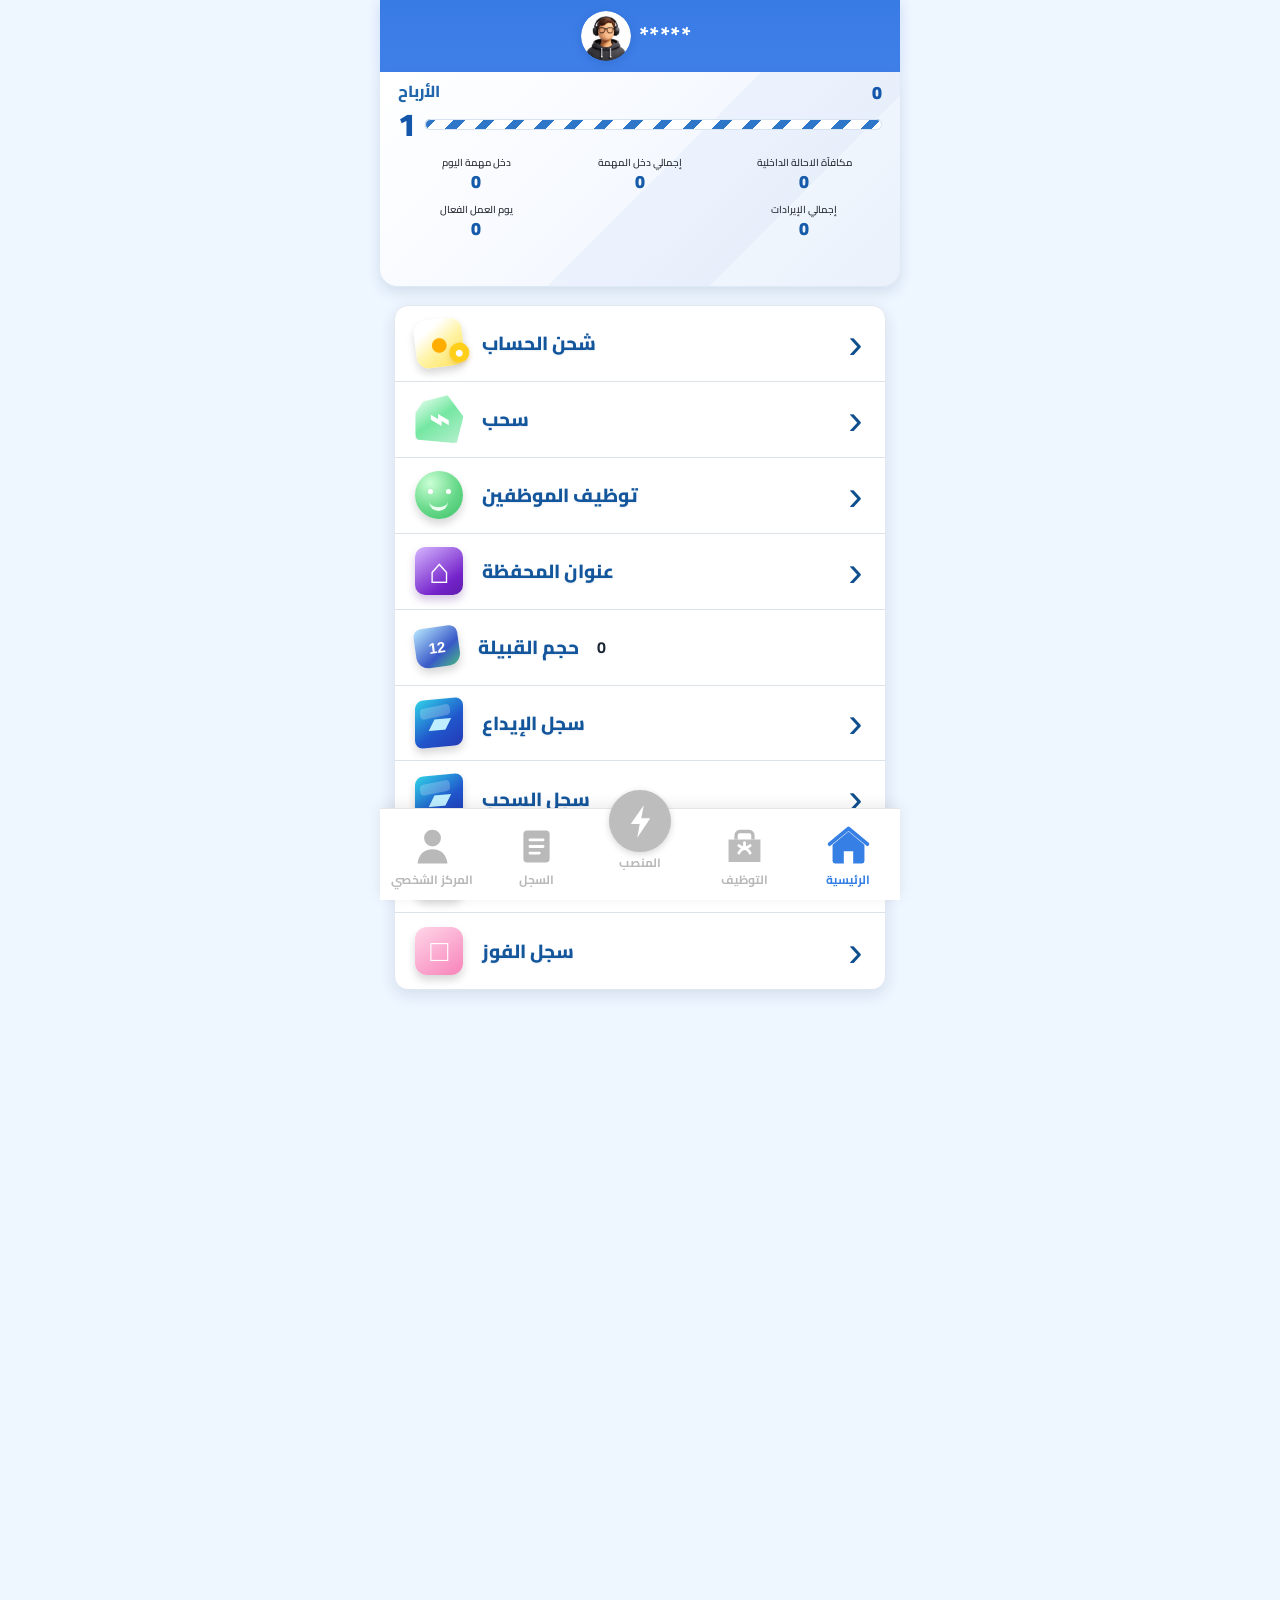
<file: bottom-home.html>
<!doctype html><html lang="ar" dir="rtl"><head><meta charset="utf-8"><meta name="viewport" content="width=device-width,initial-scale=1"><meta http-equiv="refresh" content="0;url=index.html"><title>الرئيسية</title><link rel="stylesheet" href="styles.css"></head><body></body></html>
</file>
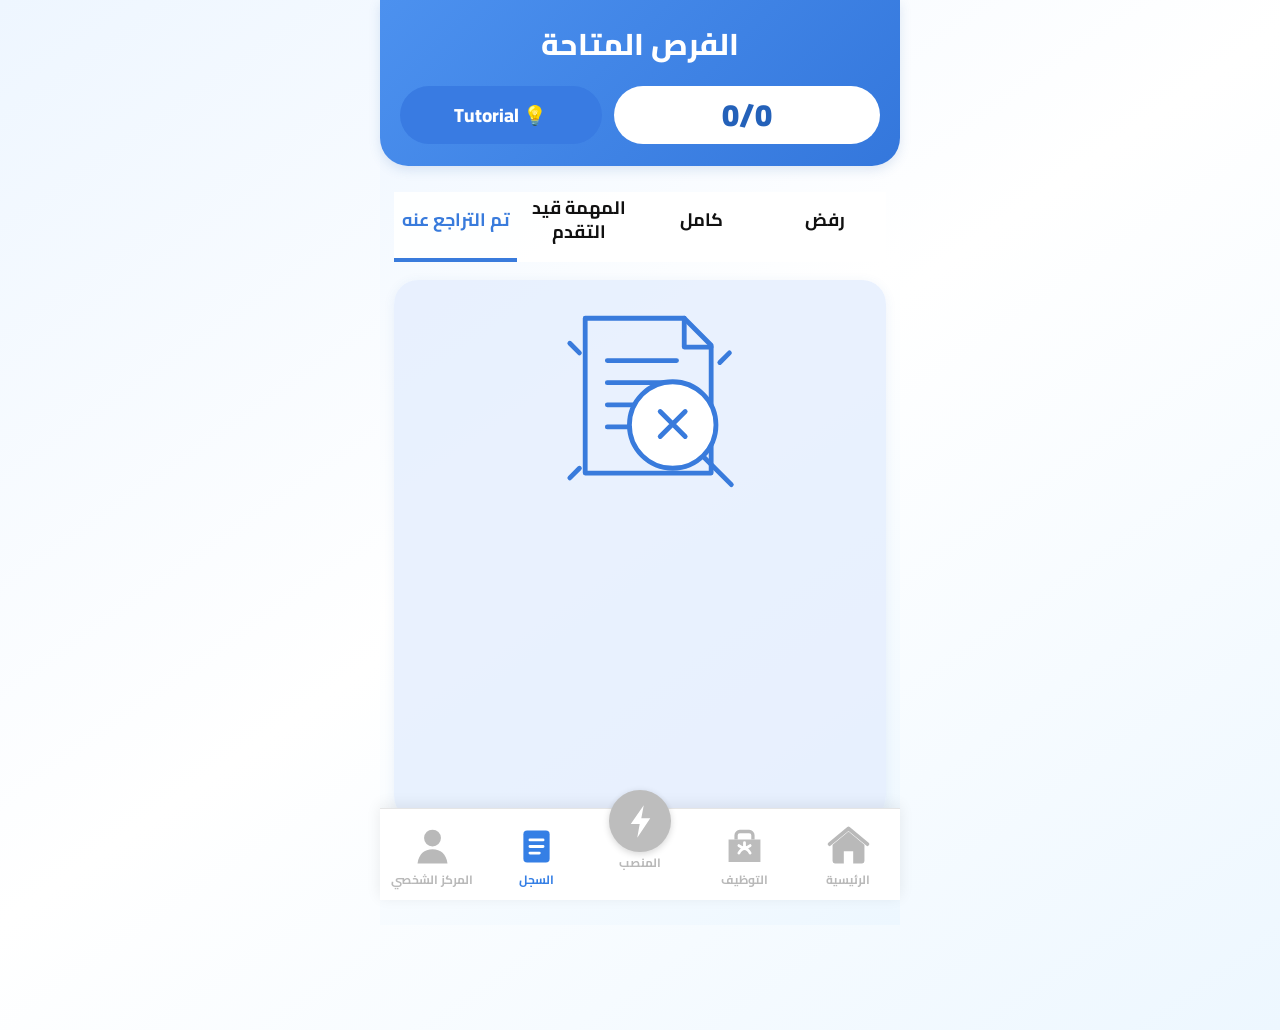
<file: bottom-records.html>
<!doctype html><html lang="ar" dir="rtl"><head><meta charset="utf-8"><meta name="viewport" content="width=device-width,initial-scale=1"><title>السجلات - ACCE</title><link rel="stylesheet" href="styles.css">
<style id="records-only-fix">
.records-custom{padding:0 14px 105px;background:linear-gradient(145deg,#eef6ff 0%,#fff 48%,#edf7ff 100%);min-height:100vh}
.records-hero{margin:0 -14px;padding:16px 20px 22px;background:linear-gradient(135deg,#4c91ef,#3477dc);border-radius:0 0 28px 28px;box-shadow:0 4px 12px #2d63af26}
.records-hero h1{margin:0 0 14px;text-align:center;color:#fff;font-size:30px;font-weight:800}
.records-hero-row{display:flex;align-items:center;gap:12px}
.records-zero{flex:1;height:58px;border-radius:32px;background:#fff;color:#2461b9;display:flex;align-items:center;justify-content:center;font-size:31px;font-weight:900}
.records-tutorial{width:42%;height:58px;border:0;border-radius:32px;background:#397be2;color:#fff;font-family:inherit;font-size:19px;font-weight:800}
.records-tabs{display:grid;grid-template-columns:repeat(4,1fr);margin:26px 0 18px;background:rgba(255,255,255,.94)}
.records-tab{appearance:none;border:0;border-bottom:4px solid transparent;background:transparent;padding:0 3px 10px;min-height:70px;display:flex;align-items:center;justify-content:center;text-align:center;color:#111;font-family:inherit;font-size:18px;font-weight:700;line-height:1.35;cursor:pointer}
.records-tab.active{color:#397bdc;border-bottom-color:#397bdc}
.records-empty{height:540px;border-radius:24px;background:rgba(230,240,254,.88);box-shadow:0 2px 12px #2d63af14;display:flex;align-items:center;justify-content:center;overflow:hidden}
.records-empty svg{width:min(250px,58vw);height:auto;display:block;transform:translateY(-150px)}
.records-empty .s{fill:none;stroke:#397bdc;stroke-width:5;stroke-linecap:round;stroke-linejoin:round}
@media(max-width:380px){.records-hero h1{font-size:28px}.records-tab{font-size:16px}.records-empty{height:520px}}
</style>
</head><body><div class="app">
<main class="records-custom">
<section class="records-hero">
<h1>الفرص المتاحة</h1>
<div class="records-hero-row">
<div class="records-zero">0/0</div>
<button class="records-tutorial" type="button">💡 Tutorial</button>
</div>
</section>

<section class="records-tabs" aria-label="حالة المهام">
<button class="records-tab" type="button">رفض</button>
<button class="records-tab" type="button">كامل</button>
<button class="records-tab" type="button">المهمة قيد<br>التقدم</button>
<button class="records-tab active" type="button">تم التراجع عنه</button>
</section>

<section class="records-empty" aria-label="لا توجد سجلات">
<svg viewBox="0 0 260 260" aria-hidden="true">
<path class="s" d="M73 45h103l28 28v133H73z"/>
<path class="s" d="M176 45v30h28"/>
<path class="s" d="M96 89h72M96 112h72M96 135h50M96 158h40"/>
<circle cx="164" cy="156" r="45" fill="#fff" stroke="#397bdc" stroke-width="5"/>
<path class="s" d="M197 190l28 28"/>
<path class="s" d="M151 142l26 26M177 142l-26 26"/>
<path class="s" d="M57 71l10 10M57 211l10-10M213 91l10-10"/>
</svg>
</section>
</main>
</div>
<script>
document.querySelectorAll('.records-tab').forEach(function(tab){
  tab.addEventListener('click',function(){
    document.querySelectorAll('.records-tab').forEach(function(t){t.classList.remove('active');});
    this.classList.add('active');
  });
});
</script>
<nav class="bottom-nav" aria-label="التنقل الرئيسي">
  <a class="nav-item " href="index.html">
    <span class="nav-svg"><svg viewBox="0 0 48 48" aria-hidden="true"><path d="M7 22.2 24 8l17 14.2v17.3a2.5 2.5 0 0 1-2.5 2.5H29V29H19v13H9.5A2.5 2.5 0 0 1 7 39.5V22.2Z" fill="currentColor"/><path d="M3.8 21.5 24 4.8l20.2 16.7" fill="none" stroke="currentColor" stroke-width="4" stroke-linecap="round" stroke-linejoin="round"/></svg></span><small>الرئيسية</small>
  </a>
  <a class="nav-item " href="employment.html">
    <span class="nav-svg"><svg viewBox="0 0 48 48" aria-hidden="true"><path d="M7 16.5h34v24H7z" fill="currentColor" opacity=".95"/><path d="M15 16.5V12c0-2.2 1.8-4 4-4h10c2.2 0 4 1.8 4 4v4.5" fill="none" stroke="currentColor" stroke-width="3.5"/><path d="M24 20v4m-6-1c2.1 1.6 3.9 2.4 6 2.4s3.9-.8 6-2.4" fill="none" stroke="white" stroke-width="3" stroke-linecap="round"/><path d="M18 31c1.7-3.2 4-4.8 6-4.8s4.3 1.6 6 4.8" fill="none" stroke="white" stroke-width="3" stroke-linecap="round"/></svg></span><small>التوظيف</small>
  </a>
  <a class="nav-item center " href="bottom-tasks.html">
    <span class="center-circle"><svg viewBox="0 0 48 48" aria-hidden="true"><path d="M28 4 12 27h11l-3 17 16-24H25z" fill="currentColor"/></svg></span><small>المنصب</small>
  </a>
  <a class="nav-item active" href="bottom-records.html">
    <span class="nav-svg"><svg viewBox="0 0 48 48" aria-hidden="true"><rect x="10" y="7" width="28" height="34" rx="4" fill="currentColor"/><path d="M17 17h14M17 24h14M17 31h10" stroke="white" stroke-width="3" stroke-linecap="round"/></svg></span><small>السجل</small>
  </a>
  <a class="nav-item " href="bottom-profile.html">
    <span class="nav-svg"><svg viewBox="0 0 48 48" aria-hidden="true"><circle cx="24" cy="15" r="9" fill="currentColor"/><path d="M8 42c1.5-10 7.2-15 16-15s14.5 5 16 15" fill="currentColor"/></svg></span><small>المركز الشخصي</small>
  </a>
</nav></body></html>
</file>
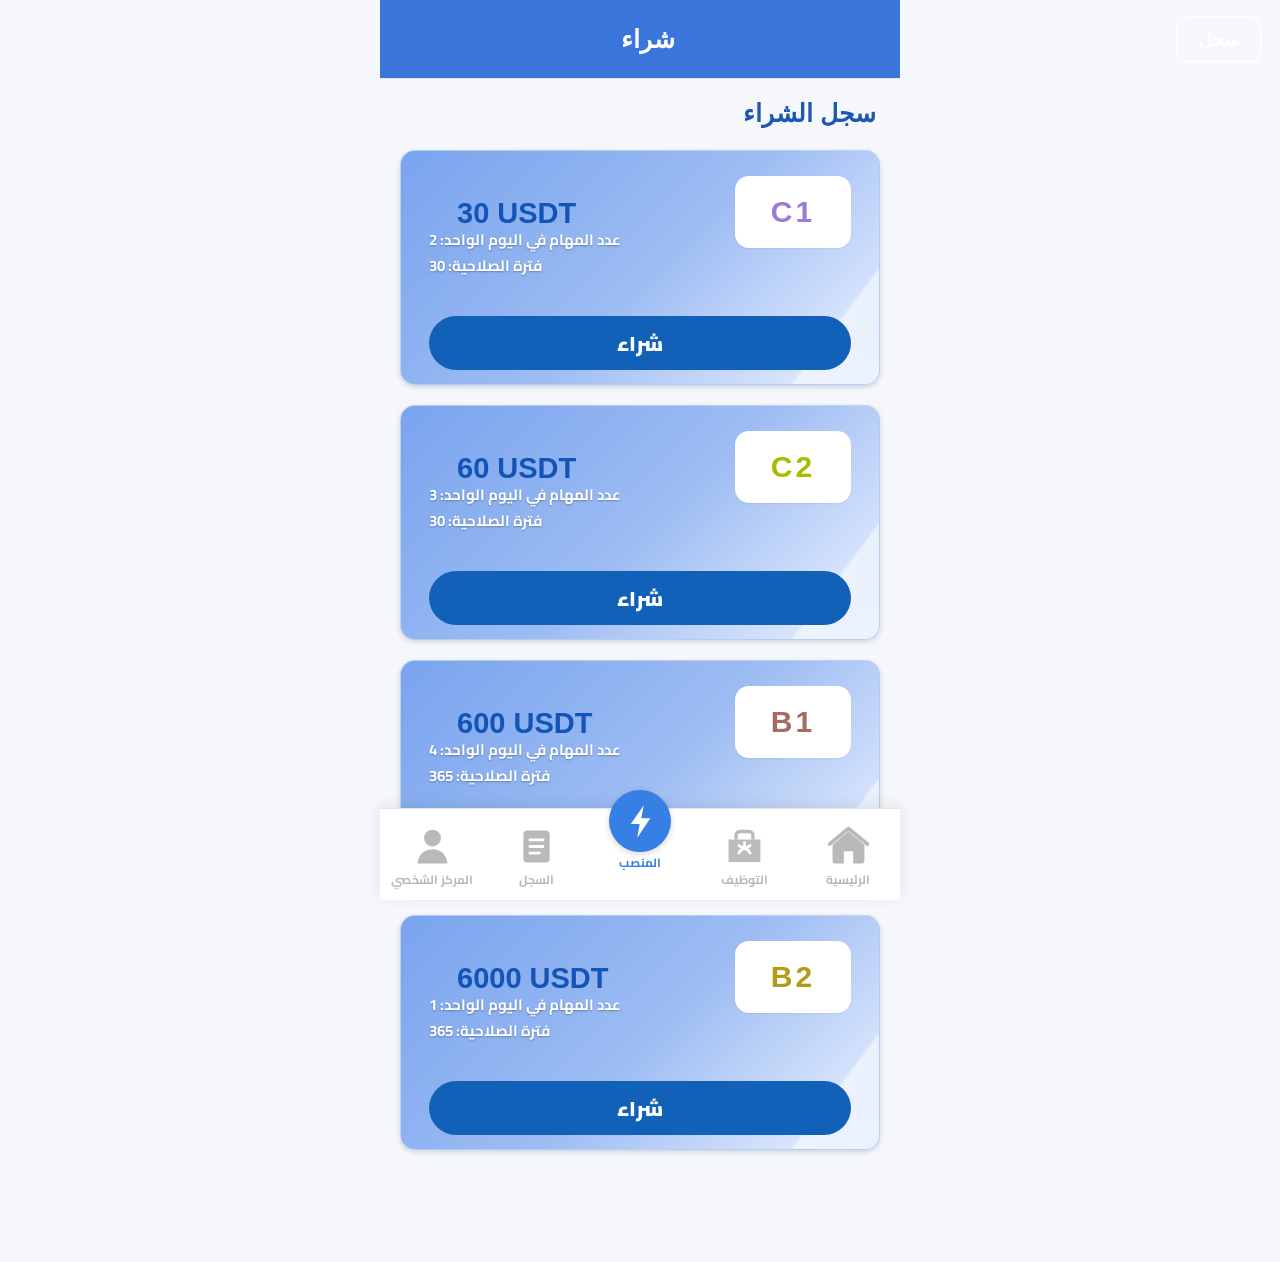
<file: bottom-tasks.html>
<!doctype html>
<html lang="ar" dir="rtl">
<head>
<meta charset="utf-8">
<meta name="viewport" content="width=device-width,initial-scale=1,viewport-fit=cover">
<title>شراء - ACCE</title>
<link rel="stylesheet" href="styles.css">
<style>
  *{box-sizing:border-box}
  html,body{margin:0;padding:0;background:#f5f7fb;font-family:Tahoma,Arial,sans-serif;color:#164a9b}
  body{min-height:100vh}
  .app{min-height:100vh;padding-bottom:92px}
  .buy-head{
    height:78px;background:#3975db;color:#fff;display:flex;align-items:center;
    justify-content:space-between;padding:0 24px;box-shadow:0 1px 0 rgba(0,0,0,.08)
  }
  .buy-head h1{font-size:25px;margin:0 auto;font-weight:800;transform:translateX(8px)}
  .record-btn{
    position:absolute;right:18px;top:16px;height:47px;padding:0 20px;border:2px solid rgba(255,255,255,.7);
    border-radius:13px;background:transparent;color:#fff;font-size:19px;font-weight:700
  }
  .page{padding:18px 20px 20px;max-width:760px;margin:auto}
  .section-title{font-size:25px;color:#1d57b1;font-weight:800;margin:3px 4px 22px}
  .plans{display:flex;flex-direction:column;gap:22px}
  .plan{
    position:relative;overflow:hidden;min-height:180px;padding:25px 30px 18px;
    border:1px solid rgba(190,207,238,.9);border-radius:15px;
    background:
      linear-gradient(135deg,#7fa9f0 0%,#a9c5f7 52%,#eef4ff 100%),
      radial-gradient(circle at 75% 35%,rgba(67,116,211,.28),transparent 38%);
    box-shadow:0 2px 5px rgba(25,63,118,.20)
  }
  .plan:before,.plan:after{
    content:"";position:absolute;inset:auto -80px -40px auto;width:270px;height:150px;
    background:linear-gradient(135deg,transparent 48%,rgba(255,255,255,.32) 49%,rgba(255,255,255,.05) 70%);
    transform:rotate(-8deg);pointer-events:none
  }
  .price{font-size:29px;line-height:1;color:#1254b7;font-weight:900;margin-bottom:12px;direction:ltr;text-align:left;position:relative;z-index:1}
  .meta{
    position:absolute;left:30px;top:78px;width:calc(100% - 190px);font-size:16px;color:#fff;
    font-family:"Noto Kufi Arabic","Tajawal","Cairo",Tahoma,Arial,sans-serif;
    line-height:1.8;font-weight:700;text-align:left;direction:ltr;
    text-shadow:0 1px 2px rgba(0,0,0,.28);z-index:1;white-space:nowrap
  }
  .code{
    position:absolute;right:29px;top:29px;width:120px;height:72px;border-radius:14px;background:#fff;
    display:flex;align-items:center;justify-content:center;font-size:30px;font-weight:900;letter-spacing:3px;
    box-shadow:0 1px 2px rgba(0,0,0,.06);z-index:2
  }
  .c1{color:#9c7bd4}.c2{color:#a8bd00}.b1{color:#a36b61}.b2{color:#b39b18}
  .buy-btn{
    position:absolute;left:30px;bottom:17px;z-index:2;width:calc(100% - 60px);height:58px;
    border:0;border-radius:34px;background:#1161b9;color:#fff;font-size:21px;
    font-weight:900;cursor:pointer;font-family:"Noto Kufi Arabic","Tajawal","Cairo",Tahoma,Arial,sans-serif
  }
  .buy-btn:active{transform:scale(.99)}
  .modal-backdrop{
    position:fixed;inset:0;background:#fff;z-index:100;display:none;
    align-items:stretch;justify-content:center;padding:0;overflow-y:auto
  }
  .modal-backdrop.show{display:flex}
  .modal{
    width:100%;max-width:760px;min-height:100vh;background:#fff;
    border-radius:0;padding:0 20px 36px;box-shadow:none;text-align:center;
    position:relative;overflow:hidden
  }
  .modal h2{display:none}

  /* الشريط الأزرق فقط — بدون أي كتابة إضافية */
  .modal-reference-head{
    height:92px;margin:0 -20px 20px;background:#3975db;color:#fff;
    position:relative;padding:0 52px;display:flex;align-items:center;
    justify-content:center
  }
  .modal-reference-logo{
    font-family:Arial,Tahoma,sans-serif;font-size:32px;font-weight:900;
    letter-spacing:1px;line-height:1
  }
  .modal-reference-sub{display:none}
  .modal-back{
    position:absolute;right:16px;top:50%;transform:translateY(-50%);
    width:42px;height:42px;border:0;background:transparent;color:#fff;
    font-size:42px;line-height:38px;font-family:Arial,sans-serif;
    cursor:pointer;padding:0
  }

  .position-details{display:none}
  .position-details.show{display:block}
  .position-price{
    width:calc(100% - 72px);margin:0 auto 28px;min-height:150px;
    display:flex;align-items:center;justify-content:center;background:#fff;
    border:1px solid #e5eaf2;border-radius:5px;
    box-shadow:0 3px 8px rgba(0,0,0,.16);
    font-size:34px;font-weight:900;color:#111;
    font-family:Arial,Tahoma,sans-serif;direction:ltr
  }

  .position-info{
    width:100%;background:#fff;border-radius:5px;overflow:hidden;
    box-shadow:0 2px 8px rgba(0,0,0,.14);text-align:right;
    font-family:"Tajawal","Noto Kufi Arabic","Cairo",Tahoma,Arial,sans-serif
  }
  .position-row{
    min-height:82px;box-sizing:border-box;padding:10px 18px;
    border-bottom:1px solid #eee;display:grid;
    grid-template-columns:46px 1fr;align-items:center;column-gap:10px
  }
  .position-row:last-child{border-bottom:0}
  .position-icon{
    width:40px;height:40px;border-radius:50%;display:flex;
    align-items:center;justify-content:center;background:#3975db;color:#fff
  }
  .position-icon svg{width:23px;height:23px;display:block}
  .position-row-text{text-align:right}
  .position-row strong{
    display:block;font-size:17px;font-weight:800;color:#3975db
  }
  .position-row span{
    display:block;font-size:19px;font-weight:900;color:#111;
    margin-top:2px;direction:ltr;text-align:left
  }
  .position-btn{
    width:100%;height:58px;margin-top:30px;border:0;border-radius:30px;
    background:#3975db;color:#fff;font-size:21px;font-weight:900;cursor:pointer;
    font-family:"Tajawal","Noto Kufi Arabic","Cairo",Tahoma,Arial,sans-serif
  }
  .position-insufficient{
    display:none;margin-top:12px;padding:12px;border-radius:10px;
    background:#fff1f1;color:#c32626;font-size:17px;font-weight:900;
    font-family:"Tajawal","Noto Kufi Arabic","Cairo",Tahoma,Arial,sans-serif
  }
  .position-insufficient.show{display:block}
  .modal-actions{display:none}

</style>



<style>
/* MATCH REFERENCE CARD LAYOUT: price/meta on left, code on right, no overlap */
.plan{
  min-height:262px !important; height:262px !important;
  padding:25px 30px 17px !important;
  border-radius:15px !important;
  background:linear-gradient(135deg,#79a4ee 0%,#9dbcf3 52%,#edf3ff 100%) !important;
  box-shadow:0 2px 5px rgba(25,63,118,.20) !important;
}
.price{left:30px !important; top:28px !important; font-size:29px !important; color:#1254b7 !important;}
.meta{
  left:30px !important; right:auto !important; top:84px !important;
  width:315px !important; max-width:315px !important;
  font-family:"Noto Kufi Arabic","Tajawal","Cairo",Tahoma,Arial,sans-serif !important;
  font-size:16px !important; line-height:1.75 !important; font-weight:700 !important;
  direction:rtl !important; text-align:left !important;
  white-space:normal !important; overflow:visible !important;
  color:#fff !important; text-shadow:0 1px 2px rgba(0,0,0,.28) !important;
  z-index:1 !important;
}
.code{right:29px !important; top:29px !important; width:120px !important; height:72px !important; border-radius:14px !important; font-size:30px !important; z-index:4 !important;}
.buy-btn{left:30px !important; bottom:17px !important; width:calc(100% - 60px) !important; height:58px !important; background:#1161b9 !important; border-radius:34px !important; font-size:21px !important; z-index:5 !important;}
@media(max-width:480px){
  .plan{min-height:262px !important;height:262px !important;padding:23px 22px 17px !important;}
  .price{left:22px !important;top:25px !important;font-size:27px !important;}
  .meta{left:22px !important;top:84px !important;width:315px !important;max-width:calc(100% - 145px) !important;font-size:15px !important;line-height:1.8 !important;}
  .code{right:20px !important;top:25px !important;width:105px !important;height:72px !important;}
  .buy-btn{left:22px !important;bottom:17px !important;width:calc(100% - 44px) !important;height:58px !important;}
}
</style>

<style>
/* FINAL MOBILE CARD + BUY MODAL POLISH */
.plan{
  min-height:235px !important;
  height:235px !important;
  padding:22px 28px 14px !important;
  border-radius:15px !important;
  background:linear-gradient(135deg,#79a4ee 0%,#9dbcf3 52%,#edf3ff 100%) !important;
}
.plans{gap:20px !important;}
.price{
  left:28px !important;
  top:25px !important;
  font-size:29px !important;
  line-height:1.1 !important;
  color:#1254b7 !important;
}
.meta{
  left:28px !important;
  top:76px !important;
  width:225px !important;
  max-width:225px !important;
  font-size:15px !important;
  line-height:1.75 !important;
  direction:rtl !important;
  text-align:left !important;
  white-space:normal !important;
  overflow:visible !important;
  z-index:1 !important;
}
.code{
  right:28px !important;
  top:25px !important;
  width:116px !important;
  height:72px !important;
  border-radius:14px !important;
  font-size:30px !important;
  z-index:4 !important;
}
.buy-btn{
  left:28px !important;
  bottom:14px !important;
  width:calc(100% - 56px) !important;
  height:54px !important;
  border-radius:30px !important;
  background:#1161b9 !important;
  font-size:20px !important;
  z-index:5 !important;
}
@media(max-width:480px){
  .page{padding:15px 18px 18px !important;}
  .plan{min-height:225px !important;height:225px !important;padding:21px 20px 13px !important;}
  .plans{gap:18px !important;}
  .price{left:20px !important;top:22px !important;font-size:27px !important;}
  .meta{left:20px !important;top:72px !important;width:calc(100% - 145px) !important;max-width:225px !important;font-size:14px !important;line-height:1.75 !important;}
  .code{right:20px !important;top:22px !important;width:105px !important;height:72px !important;font-size:29px !important;}
  .buy-btn{left:20px !important;bottom:13px !important;width:calc(100% - 40px) !important;height:52px !important;font-size:20px !important;}
}
</style>
</head>
<body>
<div class="app">
  <header class="buy-head">
    <h1>شراء</h1>
    <button class="record-btn" type="button">سجل</button>
  </header>

  <main class="page">
    <div class="section-title">سجل الشراء</div>
    <section class="plans">
      <article class="plan">
        <div class="price">30 USDT</div>
        <div class="meta">عدد المهام في اليوم الواحد: 2<br>فترة الصلاحية: 30</div>
        <div class="code c1">C1</div>
        <button class="buy-btn" type="button" data-price="30">شراء</button>
      </article>

      <article class="plan">
        <div class="price">60 USDT</div>
        <div class="meta">عدد المهام في اليوم الواحد: 3<br>فترة الصلاحية: 30</div>
        <div class="code c2">C2</div>
        <button class="buy-btn" type="button" data-price="60">شراء</button>
      </article>

      <article class="plan">
        <div class="price">600 USDT</div>
        <div class="meta">عدد المهام في اليوم الواحد: 4<br>فترة الصلاحية: 365</div>
        <div class="code b1">B1</div>
        <button class="buy-btn" type="button" data-price="600">شراء</button>
      </article>

      <article class="plan">
        <div class="price">6000 USDT</div>
        <div class="meta">عدد المهام في اليوم الواحد: 1<br>فترة الصلاحية: 365</div>
        <div class="code b2">B2</div>
        <button class="buy-btn" type="button" data-price="6000">شراء</button>
      </article>
    </section>
  </main>
</div>

<!-- الشريط السفلي الأصلي محفوظ -->
<nav class="bottom-nav" aria-label="التنقل الرئيسي">
  <a class="nav-item " href="index.html">
    <span class="nav-svg"><svg viewBox="0 0 48 48" aria-hidden="true"><path d="M7 22.2 24 8l17 14.2v17.3a2.5 2.5 0 0 1-2.5 2.5H29V29H19v13H9.5A2.5 2.5 0 0 1 7 39.5V22.2Z" fill="currentColor"/><path d="M3.8 21.5 24 4.8l20.2 16.7" fill="none" stroke="currentColor" stroke-width="4" stroke-linecap="round" stroke-linejoin="round"/></svg></span><small>الرئيسية</small>
  </a>
  <a class="nav-item " href="employment.html">
    <span class="nav-svg"><svg viewBox="0 0 48 48" aria-hidden="true"><path d="M7 16.5h34v24H7z" fill="currentColor" opacity=".95"/><path d="M15 16.5V12c0-2.2 1.8-4 4-4h10c2.2 0 4 1.8 4 4v4.5" fill="none" stroke="currentColor" stroke-width="3.5"/><path d="M24 20v4m-6-1c2.1 1.6 3.9 2.4 6 2.4s3.9-.8 6-2.4" fill="none" stroke="white" stroke-width="3" stroke-linecap="round"/><path d="M18 31c1.7-3.2 4-4.8 6-4.8s4.3 1.6 6 4.8" fill="none" stroke="white" stroke-width="3" stroke-linecap="round"/></svg></span><small>التوظيف</small>
  </a>
  <a class="nav-item center active" href="bottom-tasks.html">
    <span class="center-circle"><svg viewBox="0 0 48 48" aria-hidden="true"><path d="M28 4 12 27h11l-3 17 16-24H25z" fill="currentColor"/></svg></span><small>المنصب</small>
  </a>
  <a class="nav-item " href="bottom-records.html">
    <span class="nav-svg"><svg viewBox="0 0 48 48" aria-hidden="true"><rect x="10" y="7" width="28" height="34" rx="4" fill="currentColor"/><path d="M17 17h14M17 24h14M17 31h10" stroke="white" stroke-width="3" stroke-linecap="round"/></svg></span><small>السجل</small>
  </a>
  <a class="nav-item " href="bottom-profile.html">
    <span class="nav-svg"><svg viewBox="0 0 48 48" aria-hidden="true"><circle cx="24" cy="15" r="9" fill="currentColor"/><path d="M8 42c1.5-10 7.2-15 16-15s14.5 5 16 15" fill="currentColor"/></svg></span><small>المركز الشخصي</small>
  </a>
</nav>

<div class="modal-backdrop" id="buyModal" aria-hidden="true">
  <div class="modal" role="dialog" aria-modal="true" aria-labelledby="modalTitle">
    <div class="modal-reference-head">
      <button class="modal-back" id="backBtn" type="button" aria-label="رجوع">›</button>
      <div class="modal-reference-logo">HYROT</div>
    </div>

    <h2 id="modalTitle">شراء</h2>

    <div class="position-details" id="positionDetails">
      <div class="position-price" id="positionPrice">30USDT</div>

      <div class="position-info">
        <div class="position-row">
          <div class="position-icon" aria-hidden="true">
            <svg viewBox="0 0 24 24" fill="none" stroke="currentColor" stroke-width="2" stroke-linecap="round" stroke-linejoin="round">
              <rect x="5" y="3" width="14" height="18" rx="2"></rect>
              <path d="M9 7h6M9 11h6M9 15h4"></path>
            </svg>
          </div>
          <div class="position-row-text">
            <strong>عدد المهام في اليوم الواحد</strong>
            <span id="positionTasks">2</span>
          </div>
        </div>

        <div class="position-row">
          <div class="position-icon" aria-hidden="true">
            <svg viewBox="0 0 24 24" fill="none" stroke="currentColor" stroke-width="2" stroke-linecap="round">
              <circle cx="12" cy="12" r="8"></circle>
              <path d="M12 8v5l3 2"></path>
            </svg>
          </div>
          <div class="position-row-text">
            <strong>فترة الصلاحية</strong>
            <span id="positionValidity">30</span>
          </div>
        </div>

        <div class="position-row">
          <div class="position-icon" aria-hidden="true">
            <svg viewBox="0 0 24 24" fill="none" stroke="currentColor" stroke-width="2" stroke-linecap="round" stroke-linejoin="round">
              <rect x="3" y="6" width="18" height="13" rx="2"></rect>
              <path d="M16 10h5M17 14h2M7 10h.01"></path>
            </svg>
          </div>
          <div class="position-row-text">
            <strong>سعر وحدة المهمة</strong>
            <span id="positionUnit">1.50$</span>
          </div>
        </div>
      </div>

      <button class="position-btn" id="positionBtn" type="button">المنصب</button>
      <div class="position-insufficient" id="positionInsufficient">رصيدك غير كاف</div>
    </div>
  </div>
</div>

<script>
(() => {
  const modal = document.getElementById('buyModal');
  const backBtn = document.getElementById('backBtn');
  const positionBtn = document.getElementById('positionBtn');
  const insufficient = document.getElementById('positionInsufficient');
  const details = document.getElementById('positionDetails');
  const price = document.getElementById('positionPrice');
  const tasks = document.getElementById('positionTasks');
  const validity = document.getElementById('positionValidity');
  const unit = document.getElementById('positionUnit');

  const plans = {
    "30":   {price:"30USDT",   tasks:"2", validity:"30",  unit:"1.50$"},
    "60":   {price:"60USDT",   tasks:"3", validity:"30",  unit:"1.50$"},
    "600":  {price:"600USDT",  tasks:"4", validity:"365", unit:"3.50$"},
    "6000": {price:"6000USDT", tasks:"1", validity:"365", unit:"17$"}
  };

  document.querySelectorAll('.buy-btn').forEach(btn => {
    btn.addEventListener('click', () => {
      const data = plans[btn.dataset.price] || plans["30"];
      price.textContent = data.price;
      tasks.textContent = data.tasks;
      validity.textContent = data.validity;
      unit.textContent = data.unit;
      insufficient.classList.remove('show');
      details.classList.add('show');
      modal.classList.add('show');
      modal.setAttribute('aria-hidden','false');
      document.body.style.overflow='hidden';
    });
  });

  function goBack(){
    modal.classList.remove('show');
    modal.setAttribute('aria-hidden','true');
    insufficient.classList.remove('show');
    details.classList.remove('show');
    document.body.style.overflow='';
  }

  backBtn.addEventListener('click', goBack);

  positionBtn.addEventListener('click', () => {
    insufficient.classList.add('show');
  });
})();
</script>
</body>
</html>
</file>
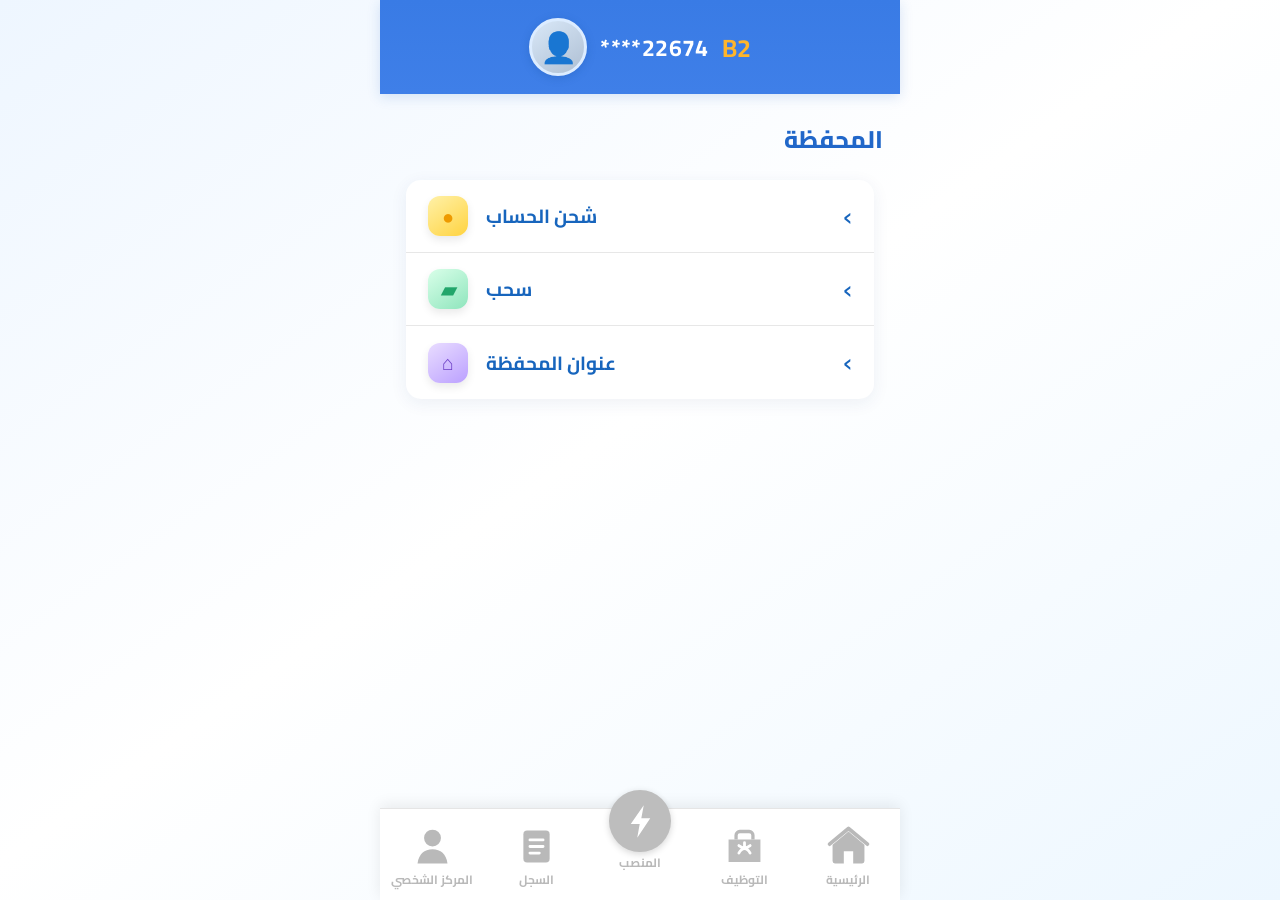
<file: bottom-wallet.html>
<!doctype html><html lang="ar" dir="rtl"><head><meta charset="utf-8"><meta name="viewport" content="width=device-width,initial-scale=1"><title>المحفظة - ACCE</title><link rel="stylesheet" href="styles.css"></head><body><div class="app"><header class="dashboard-head"><div class="user"><div class="avatar">👤</div><strong>****22674</strong><b>B2</b></div></header><main class="page-pad"><h1 class="page-title">المحفظة</h1><section class="menu-card"><a href="#"><span class="mi coin">●</span><em>شحن الحساب</em><b>‹</b></a><a href="#"><span class="mi cash">▰</span><em>سحب</em><b>‹</b></a><a href="#"><span class="mi bank">⌂</span><em>عنوان المحفظة</em><b>‹</b></a></section></main></div><nav class="bottom-nav" aria-label="التنقل الرئيسي">
  <a class="nav-item " href="index.html">
    <span class="nav-svg"><svg viewBox="0 0 48 48" aria-hidden="true"><path d="M7 22.2 24 8l17 14.2v17.3a2.5 2.5 0 0 1-2.5 2.5H29V29H19v13H9.5A2.5 2.5 0 0 1 7 39.5V22.2Z" fill="currentColor"/><path d="M3.8 21.5 24 4.8l20.2 16.7" fill="none" stroke="currentColor" stroke-width="4" stroke-linecap="round" stroke-linejoin="round"/></svg></span><small>الرئيسية</small>
  </a>
  <a class="nav-item " href="employment.html">
    <span class="nav-svg"><svg viewBox="0 0 48 48" aria-hidden="true"><path d="M7 16.5h34v24H7z" fill="currentColor" opacity=".95"/><path d="M15 16.5V12c0-2.2 1.8-4 4-4h10c2.2 0 4 1.8 4 4v4.5" fill="none" stroke="currentColor" stroke-width="3.5"/><path d="M24 20v4m-6-1c2.1 1.6 3.9 2.4 6 2.4s3.9-.8 6-2.4" fill="none" stroke="white" stroke-width="3" stroke-linecap="round"/><path d="M18 31c1.7-3.2 4-4.8 6-4.8s4.3 1.6 6 4.8" fill="none" stroke="white" stroke-width="3" stroke-linecap="round"/></svg></span><small>التوظيف</small>
  </a>
  <a class="nav-item center " href="bottom-tasks.html">
    <span class="center-circle"><svg viewBox="0 0 48 48" aria-hidden="true"><path d="M28 4 12 27h11l-3 17 16-24H25z" fill="currentColor"/></svg></span><small>المنصب</small>
  </a>
  <a class="nav-item " href="bottom-records.html">
    <span class="nav-svg"><svg viewBox="0 0 48 48" aria-hidden="true"><rect x="10" y="7" width="28" height="34" rx="4" fill="currentColor"/><path d="M17 17h14M17 24h14M17 31h10" stroke="white" stroke-width="3" stroke-linecap="round"/></svg></span><small>السجل</small>
  </a>
  <a class="nav-item " href="bottom-profile.html">
    <span class="nav-svg"><svg viewBox="0 0 48 48" aria-hidden="true"><circle cx="24" cy="15" r="9" fill="currentColor"/><path d="M8 42c1.5-10 7.2-15 16-15s14.5 5 16 15" fill="currentColor"/></svg></span><small>المركز الشخصي</small>
  </a>
</nav></body></html>
</file>
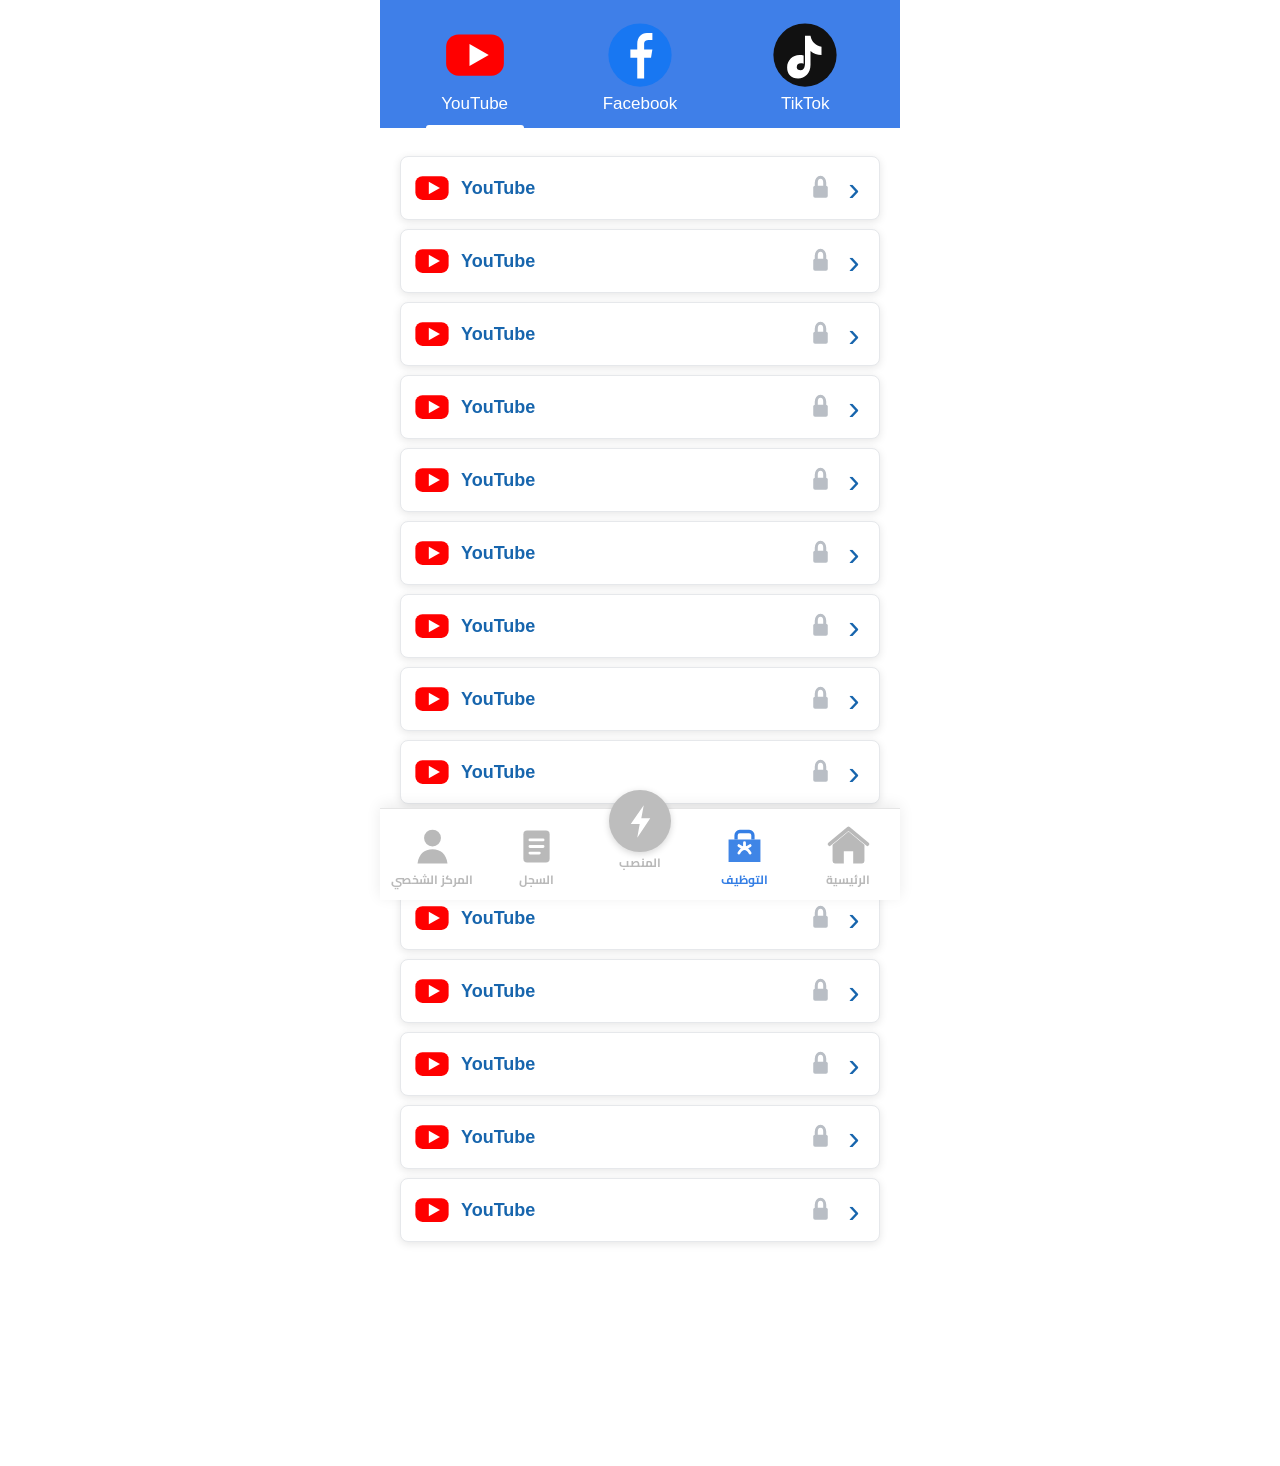
<file: employment.html>
<!doctype html><html lang="ar" dir="rtl"><head><meta charset="utf-8"><meta name="viewport" content="width=device-width,initial-scale=1,viewport-fit=cover"><meta name="theme-color" content="#3f7fe8"><title>التوظيف - GENAl</title><link rel="stylesheet" href="styles.css"><style>
html,body{margin:0;background:#fff}body{overflow-x:hidden}.employment-page{min-height:100vh;background:#fff;padding-bottom:96px;box-sizing:border-box}.employment-head{background:#3f7fe8;color:#fff;padding:18px 18px 0;box-sizing:border-box}.platform-tabs{display:flex;align-items:flex-end;justify-content:space-between;gap:12px;max-width:760px;margin:0 auto}.platform-tab{position:relative;flex:1;border:0;background:transparent;color:#fff;padding:4px 4px 14px;cursor:pointer;font:500 17px/1.1 Arial,sans-serif;text-align:center;-webkit-tap-highlight-color:transparent}.platform-tab::after{content:"";position:absolute;left:18%;right:18%;bottom:0;height:3px;background:transparent;border-radius:4px 4px 0 0}.platform-tab.active::after{background:#fff}.platform-tab svg{width:66px;height:66px;display:block;margin:0 auto 7px}.platform-tab span{display:block;white-space:nowrap}.task-list{background:#fff;padding:28px 20px 14px;box-sizing:border-box;max-width:760px;margin:0 auto}.task-card{width:100%;height:64px;margin:0 0 9px;padding:7px 12px;border:1px solid #e6e8eb;border-radius:8px;background:#fff;box-shadow:0 2px 8px rgba(0,0,0,.10);display:flex;align-items:center;direction:ltr;box-sizing:border-box;cursor:pointer;-webkit-tap-highlight-color:transparent}.task-lock{width:31px;height:31px;flex:0 0 31px;display:flex;align-items:center;justify-content:center;order:2;margin:0 5px 0 4px}.task-lock svg{width:29px;height:29px;display:block}.task-main{display:flex;align-items:center;gap:10px;flex:1;min-width:0;direction:ltr;order:1}.task-icon{width:38px;height:38px;flex:0 0 38px;display:flex;align-items:center;justify-content:center}.task-icon svg{width:38px;height:38px;display:block}.task-name{font:800 18px/1 Arial,sans-serif;color:#1765ad;white-space:nowrap;text-align:left}.task-arrow{font:400 34px/1 Arial,sans-serif;color:#1765ad;width:26px;flex:0 0 26px;text-align:center;margin-left:auto;order:3}#unavailable{position:fixed;left:50%;top:50%;bottom:auto;transform:translate(-50%,-50%) scale(.98);z-index:99999;background:rgba(42,42,45,.94);color:#fff;padding:14px 24px;border-radius:10px;font:700 18px/1.2 Arial,sans-serif;white-space:nowrap;opacity:0;visibility:hidden;transition:opacity .15s ease,transform .15s ease;pointer-events:none}#unavailable.show{opacity:1;visibility:visible;transform:translate(-50%,-50%) scale(1)}@media(max-width:420px){.employment-head{padding-left:10px;padding-right:10px}.platform-tabs{gap:4px}.platform-tab{font-size:16px;padding-bottom:13px}.platform-tab svg{width:62px;height:62px}.task-list{padding:24px 14px 12px}.task-card{height:62px;padding-left:10px;padding-right:10px}.task-lock{margin:0 4px 0 3px;width:29px;flex-basis:29px;order:2}.task-icon,.task-icon svg{width:36px;height:36px}.task-main{gap:8px}.task-name{font-size:17px}.task-arrow{font-size:32px;width:23px;flex-basis:23px}}
</style></head><body><div class="app"><main class="employment-page"><header class="employment-head"><div class="platform-tabs"><button class="platform-tab" type="button" data-platform="TikTok" onclick="showPlatform('TikTok',this)"><svg viewBox="0 0 48 48" aria-hidden="true"><circle cx="24" cy="24" r="23" fill="#111"/><path d="M28 10c1 5 4 7 8 8v6c-3 0-6-1-8-3v10c0 6-4 10-9 10-5 0-8-3-8-8s4-9 9-9c1 0 2 0 3 .4v6c-.7-.3-1.3-.4-2-.4-2 0-3 1-3 3 0 1 1 2 3 2 2 0 3-2 3-5V10z" fill="#fff"/></svg><span>TikTok</span></button><button class="platform-tab" type="button" data-platform="Facebook" onclick="showPlatform('Facebook',this)"><svg viewBox="0 0 48 48" aria-hidden="true"><circle cx="24" cy="24" r="23" fill="#1877f2"/><path d="M27 41V26h5l1-6h-6v-4c0-2 1-3 4-3h2V8h-4c-4 0-7 3-7 8v4h-5v6h5v15z" fill="#fff"/></svg><span>Facebook</span></button><button class="platform-tab active" type="button" data-platform="YouTube" onclick="showPlatform('YouTube',this)"><svg viewBox="0 0 48 48" aria-hidden="true"><rect x="3" y="9" width="42" height="30" rx="9" fill="#f00"/><path d="m20 16 14 8-14 8z" fill="#fff"/></svg><span>YouTube</span></button></div></header><section id="taskList" class="task-list"><button class="task-card" data-platform="YouTube" type="button" onclick="showUnavailable()"><span class="task-lock" aria-hidden="true"><svg viewBox="0 0 48 48"><rect x="12" y="21" width="24" height="20" rx="3" fill="#b9bec5"/><path d="M17 21v-5c0-5 3-9 7-9s7 4 7 9v5" fill="none" stroke="#b9bec5" stroke-width="5" stroke-linecap="round"/></svg></span><span class="task-main"><span class="task-icon"><svg viewBox="0 0 48 48" aria-hidden="true"><rect x="3" y="9" width="42" height="30" rx="9" fill="#f00"/><path d="m20 16 14 8-14 8z" fill="#fff"/></svg></span><span class="task-name">YouTube</span></span><span class="task-arrow" aria-hidden="true">›</span></button><button class="task-card" data-platform="YouTube" type="button" onclick="showUnavailable()"><span class="task-lock" aria-hidden="true"><svg viewBox="0 0 48 48"><rect x="12" y="21" width="24" height="20" rx="3" fill="#b9bec5"/><path d="M17 21v-5c0-5 3-9 7-9s7 4 7 9v5" fill="none" stroke="#b9bec5" stroke-width="5" stroke-linecap="round"/></svg></span><span class="task-main"><span class="task-icon"><svg viewBox="0 0 48 48" aria-hidden="true"><rect x="3" y="9" width="42" height="30" rx="9" fill="#f00"/><path d="m20 16 14 8-14 8z" fill="#fff"/></svg></span><span class="task-name">YouTube</span></span><span class="task-arrow" aria-hidden="true">›</span></button><button class="task-card" data-platform="YouTube" type="button" onclick="showUnavailable()"><span class="task-lock" aria-hidden="true"><svg viewBox="0 0 48 48"><rect x="12" y="21" width="24" height="20" rx="3" fill="#b9bec5"/><path d="M17 21v-5c0-5 3-9 7-9s7 4 7 9v5" fill="none" stroke="#b9bec5" stroke-width="5" stroke-linecap="round"/></svg></span><span class="task-main"><span class="task-icon"><svg viewBox="0 0 48 48" aria-hidden="true"><rect x="3" y="9" width="42" height="30" rx="9" fill="#f00"/><path d="m20 16 14 8-14 8z" fill="#fff"/></svg></span><span class="task-name">YouTube</span></span><span class="task-arrow" aria-hidden="true">›</span></button><button class="task-card" data-platform="YouTube" type="button" onclick="showUnavailable()"><span class="task-lock" aria-hidden="true"><svg viewBox="0 0 48 48"><rect x="12" y="21" width="24" height="20" rx="3" fill="#b9bec5"/><path d="M17 21v-5c0-5 3-9 7-9s7 4 7 9v5" fill="none" stroke="#b9bec5" stroke-width="5" stroke-linecap="round"/></svg></span><span class="task-main"><span class="task-icon"><svg viewBox="0 0 48 48" aria-hidden="true"><rect x="3" y="9" width="42" height="30" rx="9" fill="#f00"/><path d="m20 16 14 8-14 8z" fill="#fff"/></svg></span><span class="task-name">YouTube</span></span><span class="task-arrow" aria-hidden="true">›</span></button><button class="task-card" data-platform="YouTube" type="button" onclick="showUnavailable()"><span class="task-lock" aria-hidden="true"><svg viewBox="0 0 48 48"><rect x="12" y="21" width="24" height="20" rx="3" fill="#b9bec5"/><path d="M17 21v-5c0-5 3-9 7-9s7 4 7 9v5" fill="none" stroke="#b9bec5" stroke-width="5" stroke-linecap="round"/></svg></span><span class="task-main"><span class="task-icon"><svg viewBox="0 0 48 48" aria-hidden="true"><rect x="3" y="9" width="42" height="30" rx="9" fill="#f00"/><path d="m20 16 14 8-14 8z" fill="#fff"/></svg></span><span class="task-name">YouTube</span></span><span class="task-arrow" aria-hidden="true">›</span></button><button class="task-card" data-platform="YouTube" type="button" onclick="showUnavailable()"><span class="task-lock" aria-hidden="true"><svg viewBox="0 0 48 48"><rect x="12" y="21" width="24" height="20" rx="3" fill="#b9bec5"/><path d="M17 21v-5c0-5 3-9 7-9s7 4 7 9v5" fill="none" stroke="#b9bec5" stroke-width="5" stroke-linecap="round"/></svg></span><span class="task-main"><span class="task-icon"><svg viewBox="0 0 48 48" aria-hidden="true"><rect x="3" y="9" width="42" height="30" rx="9" fill="#f00"/><path d="m20 16 14 8-14 8z" fill="#fff"/></svg></span><span class="task-name">YouTube</span></span><span class="task-arrow" aria-hidden="true">›</span></button><button class="task-card" data-platform="YouTube" type="button" onclick="showUnavailable()"><span class="task-lock" aria-hidden="true"><svg viewBox="0 0 48 48"><rect x="12" y="21" width="24" height="20" rx="3" fill="#b9bec5"/><path d="M17 21v-5c0-5 3-9 7-9s7 4 7 9v5" fill="none" stroke="#b9bec5" stroke-width="5" stroke-linecap="round"/></svg></span><span class="task-main"><span class="task-icon"><svg viewBox="0 0 48 48" aria-hidden="true"><rect x="3" y="9" width="42" height="30" rx="9" fill="#f00"/><path d="m20 16 14 8-14 8z" fill="#fff"/></svg></span><span class="task-name">YouTube</span></span><span class="task-arrow" aria-hidden="true">›</span></button><button class="task-card" data-platform="YouTube" type="button" onclick="showUnavailable()"><span class="task-lock" aria-hidden="true"><svg viewBox="0 0 48 48"><rect x="12" y="21" width="24" height="20" rx="3" fill="#b9bec5"/><path d="M17 21v-5c0-5 3-9 7-9s7 4 7 9v5" fill="none" stroke="#b9bec5" stroke-width="5" stroke-linecap="round"/></svg></span><span class="task-main"><span class="task-icon"><svg viewBox="0 0 48 48" aria-hidden="true"><rect x="3" y="9" width="42" height="30" rx="9" fill="#f00"/><path d="m20 16 14 8-14 8z" fill="#fff"/></svg></span><span class="task-name">YouTube</span></span><span class="task-arrow" aria-hidden="true">›</span></button><button class="task-card" data-platform="YouTube" type="button" onclick="showUnavailable()"><span class="task-lock" aria-hidden="true"><svg viewBox="0 0 48 48"><rect x="12" y="21" width="24" height="20" rx="3" fill="#b9bec5"/><path d="M17 21v-5c0-5 3-9 7-9s7 4 7 9v5" fill="none" stroke="#b9bec5" stroke-width="5" stroke-linecap="round"/></svg></span><span class="task-main"><span class="task-icon"><svg viewBox="0 0 48 48" aria-hidden="true"><rect x="3" y="9" width="42" height="30" rx="9" fill="#f00"/><path d="m20 16 14 8-14 8z" fill="#fff"/></svg></span><span class="task-name">YouTube</span></span><span class="task-arrow" aria-hidden="true">›</span></button><button class="task-card" data-platform="YouTube" type="button" onclick="showUnavailable()"><span class="task-lock" aria-hidden="true"><svg viewBox="0 0 48 48"><rect x="12" y="21" width="24" height="20" rx="3" fill="#b9bec5"/><path d="M17 21v-5c0-5 3-9 7-9s7 4 7 9v5" fill="none" stroke="#b9bec5" stroke-width="5" stroke-linecap="round"/></svg></span><span class="task-main"><span class="task-icon"><svg viewBox="0 0 48 48" aria-hidden="true"><rect x="3" y="9" width="42" height="30" rx="9" fill="#f00"/><path d="m20 16 14 8-14 8z" fill="#fff"/></svg></span><span class="task-name">YouTube</span></span><span class="task-arrow" aria-hidden="true">›</span></button><button class="task-card" data-platform="YouTube" type="button" onclick="showUnavailable()"><span class="task-lock" aria-hidden="true"><svg viewBox="0 0 48 48"><rect x="12" y="21" width="24" height="20" rx="3" fill="#b9bec5"/><path d="M17 21v-5c0-5 3-9 7-9s7 4 7 9v5" fill="none" stroke="#b9bec5" stroke-width="5" stroke-linecap="round"/></svg></span><span class="task-main"><span class="task-icon"><svg viewBox="0 0 48 48" aria-hidden="true"><rect x="3" y="9" width="42" height="30" rx="9" fill="#f00"/><path d="m20 16 14 8-14 8z" fill="#fff"/></svg></span><span class="task-name">YouTube</span></span><span class="task-arrow" aria-hidden="true">›</span></button><button class="task-card" data-platform="YouTube" type="button" onclick="showUnavailable()"><span class="task-lock" aria-hidden="true"><svg viewBox="0 0 48 48"><rect x="12" y="21" width="24" height="20" rx="3" fill="#b9bec5"/><path d="M17 21v-5c0-5 3-9 7-9s7 4 7 9v5" fill="none" stroke="#b9bec5" stroke-width="5" stroke-linecap="round"/></svg></span><span class="task-main"><span class="task-icon"><svg viewBox="0 0 48 48" aria-hidden="true"><rect x="3" y="9" width="42" height="30" rx="9" fill="#f00"/><path d="m20 16 14 8-14 8z" fill="#fff"/></svg></span><span class="task-name">YouTube</span></span><span class="task-arrow" aria-hidden="true">›</span></button><button class="task-card" data-platform="YouTube" type="button" onclick="showUnavailable()"><span class="task-lock" aria-hidden="true"><svg viewBox="0 0 48 48"><rect x="12" y="21" width="24" height="20" rx="3" fill="#b9bec5"/><path d="M17 21v-5c0-5 3-9 7-9s7 4 7 9v5" fill="none" stroke="#b9bec5" stroke-width="5" stroke-linecap="round"/></svg></span><span class="task-main"><span class="task-icon"><svg viewBox="0 0 48 48" aria-hidden="true"><rect x="3" y="9" width="42" height="30" rx="9" fill="#f00"/><path d="m20 16 14 8-14 8z" fill="#fff"/></svg></span><span class="task-name">YouTube</span></span><span class="task-arrow" aria-hidden="true">›</span></button><button class="task-card" data-platform="YouTube" type="button" onclick="showUnavailable()"><span class="task-lock" aria-hidden="true"><svg viewBox="0 0 48 48"><rect x="12" y="21" width="24" height="20" rx="3" fill="#b9bec5"/><path d="M17 21v-5c0-5 3-9 7-9s7 4 7 9v5" fill="none" stroke="#b9bec5" stroke-width="5" stroke-linecap="round"/></svg></span><span class="task-main"><span class="task-icon"><svg viewBox="0 0 48 48" aria-hidden="true"><rect x="3" y="9" width="42" height="30" rx="9" fill="#f00"/><path d="m20 16 14 8-14 8z" fill="#fff"/></svg></span><span class="task-name">YouTube</span></span><span class="task-arrow" aria-hidden="true">›</span></button><button class="task-card" data-platform="YouTube" type="button" onclick="showUnavailable()"><span class="task-lock" aria-hidden="true"><svg viewBox="0 0 48 48"><rect x="12" y="21" width="24" height="20" rx="3" fill="#b9bec5"/><path d="M17 21v-5c0-5 3-9 7-9s7 4 7 9v5" fill="none" stroke="#b9bec5" stroke-width="5" stroke-linecap="round"/></svg></span><span class="task-main"><span class="task-icon"><svg viewBox="0 0 48 48" aria-hidden="true"><rect x="3" y="9" width="42" height="30" rx="9" fill="#f00"/><path d="m20 16 14 8-14 8z" fill="#fff"/></svg></span><span class="task-name">YouTube</span></span><span class="task-arrow" aria-hidden="true">›</span></button><button class="task-card" data-platform="TikTok" type="button" onclick="showUnavailable()"><span class="task-lock" aria-hidden="true"><svg viewBox="0 0 48 48"><rect x="12" y="21" width="24" height="20" rx="3" fill="#b9bec5"/><path d="M17 21v-5c0-5 3-9 7-9s7 4 7 9v5" fill="none" stroke="#b9bec5" stroke-width="5" stroke-linecap="round"/></svg></span><span class="task-main"><span class="task-icon"><svg viewBox="0 0 48 48" aria-hidden="true"><circle cx="24" cy="24" r="23" fill="#111"/><path d="M28 10c1 5 4 7 8 8v6c-3 0-6-1-8-3v10c0 6-4 10-9 10-5 0-8-3-8-8s4-9 9-9c1 0 2 0 3 .4v6c-.7-.3-1.3-.4-2-.4-2 0-3 1-3 3 0 1 1 2 3 2 2 0 3-2 3-5V10z" fill="#fff"/></svg></span><span class="task-name">TikTok</span></span><span class="task-arrow" aria-hidden="true">›</span></button><button class="task-card" data-platform="TikTok" type="button" onclick="showUnavailable()"><span class="task-lock" aria-hidden="true"><svg viewBox="0 0 48 48"><rect x="12" y="21" width="24" height="20" rx="3" fill="#b9bec5"/><path d="M17 21v-5c0-5 3-9 7-9s7 4 7 9v5" fill="none" stroke="#b9bec5" stroke-width="5" stroke-linecap="round"/></svg></span><span class="task-main"><span class="task-icon"><svg viewBox="0 0 48 48" aria-hidden="true"><circle cx="24" cy="24" r="23" fill="#111"/><path d="M28 10c1 5 4 7 8 8v6c-3 0-6-1-8-3v10c0 6-4 10-9 10-5 0-8-3-8-8s4-9 9-9c1 0 2 0 3 .4v6c-.7-.3-1.3-.4-2-.4-2 0-3 1-3 3 0 1 1 2 3 2 2 0 3-2 3-5V10z" fill="#fff"/></svg></span><span class="task-name">TikTok</span></span><span class="task-arrow" aria-hidden="true">›</span></button><button class="task-card" data-platform="TikTok" type="button" onclick="showUnavailable()"><span class="task-lock" aria-hidden="true"><svg viewBox="0 0 48 48"><rect x="12" y="21" width="24" height="20" rx="3" fill="#b9bec5"/><path d="M17 21v-5c0-5 3-9 7-9s7 4 7 9v5" fill="none" stroke="#b9bec5" stroke-width="5" stroke-linecap="round"/></svg></span><span class="task-main"><span class="task-icon"><svg viewBox="0 0 48 48" aria-hidden="true"><circle cx="24" cy="24" r="23" fill="#111"/><path d="M28 10c1 5 4 7 8 8v6c-3 0-6-1-8-3v10c0 6-4 10-9 10-5 0-8-3-8-8s4-9 9-9c1 0 2 0 3 .4v6c-.7-.3-1.3-.4-2-.4-2 0-3 1-3 3 0 1 1 2 3 2 2 0 3-2 3-5V10z" fill="#fff"/></svg></span><span class="task-name">TikTok</span></span><span class="task-arrow" aria-hidden="true">›</span></button><button class="task-card" data-platform="TikTok" type="button" onclick="showUnavailable()"><span class="task-lock" aria-hidden="true"><svg viewBox="0 0 48 48"><rect x="12" y="21" width="24" height="20" rx="3" fill="#b9bec5"/><path d="M17 21v-5c0-5 3-9 7-9s7 4 7 9v5" fill="none" stroke="#b9bec5" stroke-width="5" stroke-linecap="round"/></svg></span><span class="task-main"><span class="task-icon"><svg viewBox="0 0 48 48" aria-hidden="true"><circle cx="24" cy="24" r="23" fill="#111"/><path d="M28 10c1 5 4 7 8 8v6c-3 0-6-1-8-3v10c0 6-4 10-9 10-5 0-8-3-8-8s4-9 9-9c1 0 2 0 3 .4v6c-.7-.3-1.3-.4-2-.4-2 0-3 1-3 3 0 1 1 2 3 2 2 0 3-2 3-5V10z" fill="#fff"/></svg></span><span class="task-name">TikTok</span></span><span class="task-arrow" aria-hidden="true">›</span></button><button class="task-card" data-platform="TikTok" type="button" onclick="showUnavailable()"><span class="task-lock" aria-hidden="true"><svg viewBox="0 0 48 48"><rect x="12" y="21" width="24" height="20" rx="3" fill="#b9bec5"/><path d="M17 21v-5c0-5 3-9 7-9s7 4 7 9v5" fill="none" stroke="#b9bec5" stroke-width="5" stroke-linecap="round"/></svg></span><span class="task-main"><span class="task-icon"><svg viewBox="0 0 48 48" aria-hidden="true"><circle cx="24" cy="24" r="23" fill="#111"/><path d="M28 10c1 5 4 7 8 8v6c-3 0-6-1-8-3v10c0 6-4 10-9 10-5 0-8-3-8-8s4-9 9-9c1 0 2 0 3 .4v6c-.7-.3-1.3-.4-2-.4-2 0-3 1-3 3 0 1 1 2 3 2 2 0 3-2 3-5V10z" fill="#fff"/></svg></span><span class="task-name">TikTok</span></span><span class="task-arrow" aria-hidden="true">›</span></button><button class="task-card" data-platform="TikTok" type="button" onclick="showUnavailable()"><span class="task-lock" aria-hidden="true"><svg viewBox="0 0 48 48"><rect x="12" y="21" width="24" height="20" rx="3" fill="#b9bec5"/><path d="M17 21v-5c0-5 3-9 7-9s7 4 7 9v5" fill="none" stroke="#b9bec5" stroke-width="5" stroke-linecap="round"/></svg></span><span class="task-main"><span class="task-icon"><svg viewBox="0 0 48 48" aria-hidden="true"><circle cx="24" cy="24" r="23" fill="#111"/><path d="M28 10c1 5 4 7 8 8v6c-3 0-6-1-8-3v10c0 6-4 10-9 10-5 0-8-3-8-8s4-9 9-9c1 0 2 0 3 .4v6c-.7-.3-1.3-.4-2-.4-2 0-3 1-3 3 0 1 1 2 3 2 2 0 3-2 3-5V10z" fill="#fff"/></svg></span><span class="task-name">TikTok</span></span><span class="task-arrow" aria-hidden="true">›</span></button><button class="task-card" data-platform="TikTok" type="button" onclick="showUnavailable()"><span class="task-lock" aria-hidden="true"><svg viewBox="0 0 48 48"><rect x="12" y="21" width="24" height="20" rx="3" fill="#b9bec5"/><path d="M17 21v-5c0-5 3-9 7-9s7 4 7 9v5" fill="none" stroke="#b9bec5" stroke-width="5" stroke-linecap="round"/></svg></span><span class="task-main"><span class="task-icon"><svg viewBox="0 0 48 48" aria-hidden="true"><circle cx="24" cy="24" r="23" fill="#111"/><path d="M28 10c1 5 4 7 8 8v6c-3 0-6-1-8-3v10c0 6-4 10-9 10-5 0-8-3-8-8s4-9 9-9c1 0 2 0 3 .4v6c-.7-.3-1.3-.4-2-.4-2 0-3 1-3 3 0 1 1 2 3 2 2 0 3-2 3-5V10z" fill="#fff"/></svg></span><span class="task-name">TikTok</span></span><span class="task-arrow" aria-hidden="true">›</span></button><button class="task-card" data-platform="TikTok" type="button" onclick="showUnavailable()"><span class="task-lock" aria-hidden="true"><svg viewBox="0 0 48 48"><rect x="12" y="21" width="24" height="20" rx="3" fill="#b9bec5"/><path d="M17 21v-5c0-5 3-9 7-9s7 4 7 9v5" fill="none" stroke="#b9bec5" stroke-width="5" stroke-linecap="round"/></svg></span><span class="task-main"><span class="task-icon"><svg viewBox="0 0 48 48" aria-hidden="true"><circle cx="24" cy="24" r="23" fill="#111"/><path d="M28 10c1 5 4 7 8 8v6c-3 0-6-1-8-3v10c0 6-4 10-9 10-5 0-8-3-8-8s4-9 9-9c1 0 2 0 3 .4v6c-.7-.3-1.3-.4-2-.4-2 0-3 1-3 3 0 1 1 2 3 2 2 0 3-2 3-5V10z" fill="#fff"/></svg></span><span class="task-name">TikTok</span></span><span class="task-arrow" aria-hidden="true">›</span></button><button class="task-card" data-platform="TikTok" type="button" onclick="showUnavailable()"><span class="task-lock" aria-hidden="true"><svg viewBox="0 0 48 48"><rect x="12" y="21" width="24" height="20" rx="3" fill="#b9bec5"/><path d="M17 21v-5c0-5 3-9 7-9s7 4 7 9v5" fill="none" stroke="#b9bec5" stroke-width="5" stroke-linecap="round"/></svg></span><span class="task-main"><span class="task-icon"><svg viewBox="0 0 48 48" aria-hidden="true"><circle cx="24" cy="24" r="23" fill="#111"/><path d="M28 10c1 5 4 7 8 8v6c-3 0-6-1-8-3v10c0 6-4 10-9 10-5 0-8-3-8-8s4-9 9-9c1 0 2 0 3 .4v6c-.7-.3-1.3-.4-2-.4-2 0-3 1-3 3 0 1 1 2 3 2 2 0 3-2 3-5V10z" fill="#fff"/></svg></span><span class="task-name">TikTok</span></span><span class="task-arrow" aria-hidden="true">›</span></button><button class="task-card" data-platform="TikTok" type="button" onclick="showUnavailable()"><span class="task-lock" aria-hidden="true"><svg viewBox="0 0 48 48"><rect x="12" y="21" width="24" height="20" rx="3" fill="#b9bec5"/><path d="M17 21v-5c0-5 3-9 7-9s7 4 7 9v5" fill="none" stroke="#b9bec5" stroke-width="5" stroke-linecap="round"/></svg></span><span class="task-main"><span class="task-icon"><svg viewBox="0 0 48 48" aria-hidden="true"><circle cx="24" cy="24" r="23" fill="#111"/><path d="M28 10c1 5 4 7 8 8v6c-3 0-6-1-8-3v10c0 6-4 10-9 10-5 0-8-3-8-8s4-9 9-9c1 0 2 0 3 .4v6c-.7-.3-1.3-.4-2-.4-2 0-3 1-3 3 0 1 1 2 3 2 2 0 3-2 3-5V10z" fill="#fff"/></svg></span><span class="task-name">TikTok</span></span><span class="task-arrow" aria-hidden="true">›</span></button><button class="task-card" data-platform="TikTok" type="button" onclick="showUnavailable()"><span class="task-lock" aria-hidden="true"><svg viewBox="0 0 48 48"><rect x="12" y="21" width="24" height="20" rx="3" fill="#b9bec5"/><path d="M17 21v-5c0-5 3-9 7-9s7 4 7 9v5" fill="none" stroke="#b9bec5" stroke-width="5" stroke-linecap="round"/></svg></span><span class="task-main"><span class="task-icon"><svg viewBox="0 0 48 48" aria-hidden="true"><circle cx="24" cy="24" r="23" fill="#111"/><path d="M28 10c1 5 4 7 8 8v6c-3 0-6-1-8-3v10c0 6-4 10-9 10-5 0-8-3-8-8s4-9 9-9c1 0 2 0 3 .4v6c-.7-.3-1.3-.4-2-.4-2 0-3 1-3 3 0 1 1 2 3 2 2 0 3-2 3-5V10z" fill="#fff"/></svg></span><span class="task-name">TikTok</span></span><span class="task-arrow" aria-hidden="true">›</span></button><button class="task-card" data-platform="TikTok" type="button" onclick="showUnavailable()"><span class="task-lock" aria-hidden="true"><svg viewBox="0 0 48 48"><rect x="12" y="21" width="24" height="20" rx="3" fill="#b9bec5"/><path d="M17 21v-5c0-5 3-9 7-9s7 4 7 9v5" fill="none" stroke="#b9bec5" stroke-width="5" stroke-linecap="round"/></svg></span><span class="task-main"><span class="task-icon"><svg viewBox="0 0 48 48" aria-hidden="true"><circle cx="24" cy="24" r="23" fill="#111"/><path d="M28 10c1 5 4 7 8 8v6c-3 0-6-1-8-3v10c0 6-4 10-9 10-5 0-8-3-8-8s4-9 9-9c1 0 2 0 3 .4v6c-.7-.3-1.3-.4-2-.4-2 0-3 1-3 3 0 1 1 2 3 2 2 0 3-2 3-5V10z" fill="#fff"/></svg></span><span class="task-name">TikTok</span></span><span class="task-arrow" aria-hidden="true">›</span></button><button class="task-card" data-platform="TikTok" type="button" onclick="showUnavailable()"><span class="task-lock" aria-hidden="true"><svg viewBox="0 0 48 48"><rect x="12" y="21" width="24" height="20" rx="3" fill="#b9bec5"/><path d="M17 21v-5c0-5 3-9 7-9s7 4 7 9v5" fill="none" stroke="#b9bec5" stroke-width="5" stroke-linecap="round"/></svg></span><span class="task-main"><span class="task-icon"><svg viewBox="0 0 48 48" aria-hidden="true"><circle cx="24" cy="24" r="23" fill="#111"/><path d="M28 10c1 5 4 7 8 8v6c-3 0-6-1-8-3v10c0 6-4 10-9 10-5 0-8-3-8-8s4-9 9-9c1 0 2 0 3 .4v6c-.7-.3-1.3-.4-2-.4-2 0-3 1-3 3 0 1 1 2 3 2 2 0 3-2 3-5V10z" fill="#fff"/></svg></span><span class="task-name">TikTok</span></span><span class="task-arrow" aria-hidden="true">›</span></button><button class="task-card" data-platform="TikTok" type="button" onclick="showUnavailable()"><span class="task-lock" aria-hidden="true"><svg viewBox="0 0 48 48"><rect x="12" y="21" width="24" height="20" rx="3" fill="#b9bec5"/><path d="M17 21v-5c0-5 3-9 7-9s7 4 7 9v5" fill="none" stroke="#b9bec5" stroke-width="5" stroke-linecap="round"/></svg></span><span class="task-main"><span class="task-icon"><svg viewBox="0 0 48 48" aria-hidden="true"><circle cx="24" cy="24" r="23" fill="#111"/><path d="M28 10c1 5 4 7 8 8v6c-3 0-6-1-8-3v10c0 6-4 10-9 10-5 0-8-3-8-8s4-9 9-9c1 0 2 0 3 .4v6c-.7-.3-1.3-.4-2-.4-2 0-3 1-3 3 0 1 1 2 3 2 2 0 3-2 3-5V10z" fill="#fff"/></svg></span><span class="task-name">TikTok</span></span><span class="task-arrow" aria-hidden="true">›</span></button><button class="task-card" data-platform="TikTok" type="button" onclick="showUnavailable()"><span class="task-lock" aria-hidden="true"><svg viewBox="0 0 48 48"><rect x="12" y="21" width="24" height="20" rx="3" fill="#b9bec5"/><path d="M17 21v-5c0-5 3-9 7-9s7 4 7 9v5" fill="none" stroke="#b9bec5" stroke-width="5" stroke-linecap="round"/></svg></span><span class="task-main"><span class="task-icon"><svg viewBox="0 0 48 48" aria-hidden="true"><circle cx="24" cy="24" r="23" fill="#111"/><path d="M28 10c1 5 4 7 8 8v6c-3 0-6-1-8-3v10c0 6-4 10-9 10-5 0-8-3-8-8s4-9 9-9c1 0 2 0 3 .4v6c-.7-.3-1.3-.4-2-.4-2 0-3 1-3 3 0 1 1 2 3 2 2 0 3-2 3-5V10z" fill="#fff"/></svg></span><span class="task-name">TikTok</span></span><span class="task-arrow" aria-hidden="true">›</span></button><button class="task-card" data-platform="Facebook" type="button" onclick="showUnavailable()"><span class="task-lock" aria-hidden="true"><svg viewBox="0 0 48 48"><rect x="12" y="21" width="24" height="20" rx="3" fill="#b9bec5"/><path d="M17 21v-5c0-5 3-9 7-9s7 4 7 9v5" fill="none" stroke="#b9bec5" stroke-width="5" stroke-linecap="round"/></svg></span><span class="task-main"><span class="task-icon"><svg viewBox="0 0 48 48" aria-hidden="true"><circle cx="24" cy="24" r="23" fill="#1877f2"/><path d="M27 41V26h5l1-6h-6v-4c0-2 1-3 4-3h2V8h-4c-4 0-7 3-7 8v4h-5v6h5v15z" fill="#fff"/></svg></span><span class="task-name">Facebook</span></span><span class="task-arrow" aria-hidden="true">›</span></button><button class="task-card" data-platform="Facebook" type="button" onclick="showUnavailable()"><span class="task-lock" aria-hidden="true"><svg viewBox="0 0 48 48"><rect x="12" y="21" width="24" height="20" rx="3" fill="#b9bec5"/><path d="M17 21v-5c0-5 3-9 7-9s7 4 7 9v5" fill="none" stroke="#b9bec5" stroke-width="5" stroke-linecap="round"/></svg></span><span class="task-main"><span class="task-icon"><svg viewBox="0 0 48 48" aria-hidden="true"><circle cx="24" cy="24" r="23" fill="#1877f2"/><path d="M27 41V26h5l1-6h-6v-4c0-2 1-3 4-3h2V8h-4c-4 0-7 3-7 8v4h-5v6h5v15z" fill="#fff"/></svg></span><span class="task-name">Facebook</span></span><span class="task-arrow" aria-hidden="true">›</span></button><button class="task-card" data-platform="Facebook" type="button" onclick="showUnavailable()"><span class="task-lock" aria-hidden="true"><svg viewBox="0 0 48 48"><rect x="12" y="21" width="24" height="20" rx="3" fill="#b9bec5"/><path d="M17 21v-5c0-5 3-9 7-9s7 4 7 9v5" fill="none" stroke="#b9bec5" stroke-width="5" stroke-linecap="round"/></svg></span><span class="task-main"><span class="task-icon"><svg viewBox="0 0 48 48" aria-hidden="true"><circle cx="24" cy="24" r="23" fill="#1877f2"/><path d="M27 41V26h5l1-6h-6v-4c0-2 1-3 4-3h2V8h-4c-4 0-7 3-7 8v4h-5v6h5v15z" fill="#fff"/></svg></span><span class="task-name">Facebook</span></span><span class="task-arrow" aria-hidden="true">›</span></button><button class="task-card" data-platform="Facebook" type="button" onclick="showUnavailable()"><span class="task-lock" aria-hidden="true"><svg viewBox="0 0 48 48"><rect x="12" y="21" width="24" height="20" rx="3" fill="#b9bec5"/><path d="M17 21v-5c0-5 3-9 7-9s7 4 7 9v5" fill="none" stroke="#b9bec5" stroke-width="5" stroke-linecap="round"/></svg></span><span class="task-main"><span class="task-icon"><svg viewBox="0 0 48 48" aria-hidden="true"><circle cx="24" cy="24" r="23" fill="#1877f2"/><path d="M27 41V26h5l1-6h-6v-4c0-2 1-3 4-3h2V8h-4c-4 0-7 3-7 8v4h-5v6h5v15z" fill="#fff"/></svg></span><span class="task-name">Facebook</span></span><span class="task-arrow" aria-hidden="true">›</span></button><button class="task-card" data-platform="Facebook" type="button" onclick="showUnavailable()"><span class="task-lock" aria-hidden="true"><svg viewBox="0 0 48 48"><rect x="12" y="21" width="24" height="20" rx="3" fill="#b9bec5"/><path d="M17 21v-5c0-5 3-9 7-9s7 4 7 9v5" fill="none" stroke="#b9bec5" stroke-width="5" stroke-linecap="round"/></svg></span><span class="task-main"><span class="task-icon"><svg viewBox="0 0 48 48" aria-hidden="true"><circle cx="24" cy="24" r="23" fill="#1877f2"/><path d="M27 41V26h5l1-6h-6v-4c0-2 1-3 4-3h2V8h-4c-4 0-7 3-7 8v4h-5v6h5v15z" fill="#fff"/></svg></span><span class="task-name">Facebook</span></span><span class="task-arrow" aria-hidden="true">›</span></button><button class="task-card" data-platform="Facebook" type="button" onclick="showUnavailable()"><span class="task-lock" aria-hidden="true"><svg viewBox="0 0 48 48"><rect x="12" y="21" width="24" height="20" rx="3" fill="#b9bec5"/><path d="M17 21v-5c0-5 3-9 7-9s7 4 7 9v5" fill="none" stroke="#b9bec5" stroke-width="5" stroke-linecap="round"/></svg></span><span class="task-main"><span class="task-icon"><svg viewBox="0 0 48 48" aria-hidden="true"><circle cx="24" cy="24" r="23" fill="#1877f2"/><path d="M27 41V26h5l1-6h-6v-4c0-2 1-3 4-3h2V8h-4c-4 0-7 3-7 8v4h-5v6h5v15z" fill="#fff"/></svg></span><span class="task-name">Facebook</span></span><span class="task-arrow" aria-hidden="true">›</span></button><button class="task-card" data-platform="Facebook" type="button" onclick="showUnavailable()"><span class="task-lock" aria-hidden="true"><svg viewBox="0 0 48 48"><rect x="12" y="21" width="24" height="20" rx="3" fill="#b9bec5"/><path d="M17 21v-5c0-5 3-9 7-9s7 4 7 9v5" fill="none" stroke="#b9bec5" stroke-width="5" stroke-linecap="round"/></svg></span><span class="task-main"><span class="task-icon"><svg viewBox="0 0 48 48" aria-hidden="true"><circle cx="24" cy="24" r="23" fill="#1877f2"/><path d="M27 41V26h5l1-6h-6v-4c0-2 1-3 4-3h2V8h-4c-4 0-7 3-7 8v4h-5v6h5v15z" fill="#fff"/></svg></span><span class="task-name">Facebook</span></span><span class="task-arrow" aria-hidden="true">›</span></button><button class="task-card" data-platform="Facebook" type="button" onclick="showUnavailable()"><span class="task-lock" aria-hidden="true"><svg viewBox="0 0 48 48"><rect x="12" y="21" width="24" height="20" rx="3" fill="#b9bec5"/><path d="M17 21v-5c0-5 3-9 7-9s7 4 7 9v5" fill="none" stroke="#b9bec5" stroke-width="5" stroke-linecap="round"/></svg></span><span class="task-main"><span class="task-icon"><svg viewBox="0 0 48 48" aria-hidden="true"><circle cx="24" cy="24" r="23" fill="#1877f2"/><path d="M27 41V26h5l1-6h-6v-4c0-2 1-3 4-3h2V8h-4c-4 0-7 3-7 8v4h-5v6h5v15z" fill="#fff"/></svg></span><span class="task-name">Facebook</span></span><span class="task-arrow" aria-hidden="true">›</span></button><button class="task-card" data-platform="Facebook" type="button" onclick="showUnavailable()"><span class="task-lock" aria-hidden="true"><svg viewBox="0 0 48 48"><rect x="12" y="21" width="24" height="20" rx="3" fill="#b9bec5"/><path d="M17 21v-5c0-5 3-9 7-9s7 4 7 9v5" fill="none" stroke="#b9bec5" stroke-width="5" stroke-linecap="round"/></svg></span><span class="task-main"><span class="task-icon"><svg viewBox="0 0 48 48" aria-hidden="true"><circle cx="24" cy="24" r="23" fill="#1877f2"/><path d="M27 41V26h5l1-6h-6v-4c0-2 1-3 4-3h2V8h-4c-4 0-7 3-7 8v4h-5v6h5v15z" fill="#fff"/></svg></span><span class="task-name">Facebook</span></span><span class="task-arrow" aria-hidden="true">›</span></button><button class="task-card" data-platform="Facebook" type="button" onclick="showUnavailable()"><span class="task-lock" aria-hidden="true"><svg viewBox="0 0 48 48"><rect x="12" y="21" width="24" height="20" rx="3" fill="#b9bec5"/><path d="M17 21v-5c0-5 3-9 7-9s7 4 7 9v5" fill="none" stroke="#b9bec5" stroke-width="5" stroke-linecap="round"/></svg></span><span class="task-main"><span class="task-icon"><svg viewBox="0 0 48 48" aria-hidden="true"><circle cx="24" cy="24" r="23" fill="#1877f2"/><path d="M27 41V26h5l1-6h-6v-4c0-2 1-3 4-3h2V8h-4c-4 0-7 3-7 8v4h-5v6h5v15z" fill="#fff"/></svg></span><span class="task-name">Facebook</span></span><span class="task-arrow" aria-hidden="true">›</span></button><button class="task-card" data-platform="Facebook" type="button" onclick="showUnavailable()"><span class="task-lock" aria-hidden="true"><svg viewBox="0 0 48 48"><rect x="12" y="21" width="24" height="20" rx="3" fill="#b9bec5"/><path d="M17 21v-5c0-5 3-9 7-9s7 4 7 9v5" fill="none" stroke="#b9bec5" stroke-width="5" stroke-linecap="round"/></svg></span><span class="task-main"><span class="task-icon"><svg viewBox="0 0 48 48" aria-hidden="true"><circle cx="24" cy="24" r="23" fill="#1877f2"/><path d="M27 41V26h5l1-6h-6v-4c0-2 1-3 4-3h2V8h-4c-4 0-7 3-7 8v4h-5v6h5v15z" fill="#fff"/></svg></span><span class="task-name">Facebook</span></span><span class="task-arrow" aria-hidden="true">›</span></button><button class="task-card" data-platform="Facebook" type="button" onclick="showUnavailable()"><span class="task-lock" aria-hidden="true"><svg viewBox="0 0 48 48"><rect x="12" y="21" width="24" height="20" rx="3" fill="#b9bec5"/><path d="M17 21v-5c0-5 3-9 7-9s7 4 7 9v5" fill="none" stroke="#b9bec5" stroke-width="5" stroke-linecap="round"/></svg></span><span class="task-main"><span class="task-icon"><svg viewBox="0 0 48 48" aria-hidden="true"><circle cx="24" cy="24" r="23" fill="#1877f2"/><path d="M27 41V26h5l1-6h-6v-4c0-2 1-3 4-3h2V8h-4c-4 0-7 3-7 8v4h-5v6h5v15z" fill="#fff"/></svg></span><span class="task-name">Facebook</span></span><span class="task-arrow" aria-hidden="true">›</span></button><button class="task-card" data-platform="Facebook" type="button" onclick="showUnavailable()"><span class="task-lock" aria-hidden="true"><svg viewBox="0 0 48 48"><rect x="12" y="21" width="24" height="20" rx="3" fill="#b9bec5"/><path d="M17 21v-5c0-5 3-9 7-9s7 4 7 9v5" fill="none" stroke="#b9bec5" stroke-width="5" stroke-linecap="round"/></svg></span><span class="task-main"><span class="task-icon"><svg viewBox="0 0 48 48" aria-hidden="true"><circle cx="24" cy="24" r="23" fill="#1877f2"/><path d="M27 41V26h5l1-6h-6v-4c0-2 1-3 4-3h2V8h-4c-4 0-7 3-7 8v4h-5v6h5v15z" fill="#fff"/></svg></span><span class="task-name">Facebook</span></span><span class="task-arrow" aria-hidden="true">›</span></button><button class="task-card" data-platform="Facebook" type="button" onclick="showUnavailable()"><span class="task-lock" aria-hidden="true"><svg viewBox="0 0 48 48"><rect x="12" y="21" width="24" height="20" rx="3" fill="#b9bec5"/><path d="M17 21v-5c0-5 3-9 7-9s7 4 7 9v5" fill="none" stroke="#b9bec5" stroke-width="5" stroke-linecap="round"/></svg></span><span class="task-main"><span class="task-icon"><svg viewBox="0 0 48 48" aria-hidden="true"><circle cx="24" cy="24" r="23" fill="#1877f2"/><path d="M27 41V26h5l1-6h-6v-4c0-2 1-3 4-3h2V8h-4c-4 0-7 3-7 8v4h-5v6h5v15z" fill="#fff"/></svg></span><span class="task-name">Facebook</span></span><span class="task-arrow" aria-hidden="true">›</span></button><button class="task-card" data-platform="Facebook" type="button" onclick="showUnavailable()"><span class="task-lock" aria-hidden="true"><svg viewBox="0 0 48 48"><rect x="12" y="21" width="24" height="20" rx="3" fill="#b9bec5"/><path d="M17 21v-5c0-5 3-9 7-9s7 4 7 9v5" fill="none" stroke="#b9bec5" stroke-width="5" stroke-linecap="round"/></svg></span><span class="task-main"><span class="task-icon"><svg viewBox="0 0 48 48" aria-hidden="true"><circle cx="24" cy="24" r="23" fill="#1877f2"/><path d="M27 41V26h5l1-6h-6v-4c0-2 1-3 4-3h2V8h-4c-4 0-7 3-7 8v4h-5v6h5v15z" fill="#fff"/></svg></span><span class="task-name">Facebook</span></span><span class="task-arrow" aria-hidden="true">›</span></button></section><div id="unavailable" role="status" aria-live="polite">الحٰسٍابّ غـّير متـّاحٌ</div></main></div><script>
function showPlatform(platform,button){document.querySelectorAll('.platform-tab').forEach(b=>b.classList.remove('active'));button.classList.add('active');document.querySelectorAll('.task-card').forEach(card=>{card.style.display=card.dataset.platform===platform?'flex':'none'})}
function showUnavailable(){const box=document.getElementById('unavailable');box.classList.add('show');clearTimeout(window.__unavailableTimer);window.__unavailableTimer=setTimeout(()=>box.classList.remove('show'),1000)}
document.addEventListener('DOMContentLoaded',()=>{const first=document.querySelector('.platform-tab.active')||document.querySelector('.platform-tab');showPlatform('YouTube',first)});
</script><nav class="bottom-nav" aria-label="التنقل الرئيسي">
  <a class="nav-item " href="index.html"><span class="nav-svg"><svg viewBox="0 0 48 48" aria-hidden="true"><path d="M7 22.2 24 8l17 14.2v17.3a2.5 2.5 0 0 1-2.5 2.5H29V29H19v13H9.5A2.5 2.5 0 0 1 7 39.5V22.2Z" fill="currentColor"/><path d="M3.8 21.5 24 4.8l20.2 16.7" fill="none" stroke="currentColor" stroke-width="4" stroke-linecap="round" stroke-linejoin="round"/></svg></span><small>الرئيسية</small></a>
  <a class="nav-item active" href="employment.html"><span class="nav-svg"><svg viewBox="0 0 48 48" aria-hidden="true"><path d="M7 16.5h34v24H7z" fill="currentColor" opacity=".95"/><path d="M15 16.5V12c0-2.2 1.8-4 4-4h10c2.2 0 4 1.8 4 4v4.5" fill="none" stroke="currentColor" stroke-width="3.5"/><path d="M24 20v4m-6-1c2.1 1.6 3.9 2.4 6 2.4s3.9-.8 6-2.4" fill="none" stroke="white" stroke-width="3" stroke-linecap="round"/><path d="M18 31c1.7-3.2 4-4.8 6-4.8s4.3 1.6 6 4.8" fill="none" stroke="white" stroke-width="3" stroke-linecap="round"/></svg></span><small>التوظيف</small></a>
  <a class="nav-item center " href="bottom-tasks.html"><span class="center-circle"><svg viewBox="0 0 48 48" aria-hidden="true"><path d="M28 4 12 27h11l-3 17 16-24H25z" fill="currentColor"/></svg></span><small>المنصب</small></a>
  <a class="nav-item " href="bottom-records.html"><span class="nav-svg"><svg viewBox="0 0 48 48" aria-hidden="true"><rect x="10" y="7" width="28" height="34" rx="4" fill="currentColor"/><path d="M17 17h14M17 24h14M17 31h10" stroke="white" stroke-width="3" stroke-linecap="round"/></svg></span><small>السجل</small></a>
  <a class="nav-item " href="bottom-profile.html"><span class="nav-svg"><svg viewBox="0 0 48 48" aria-hidden="true"><circle cx="24" cy="15" r="9" fill="currentColor"/><path d="M8 42c1.5-10 7.2-15 16-15s14.5 5 16 15" fill="currentColor"/></svg></span><small>المركز الشخصي</small></a>
</nav></body></html>
</file>
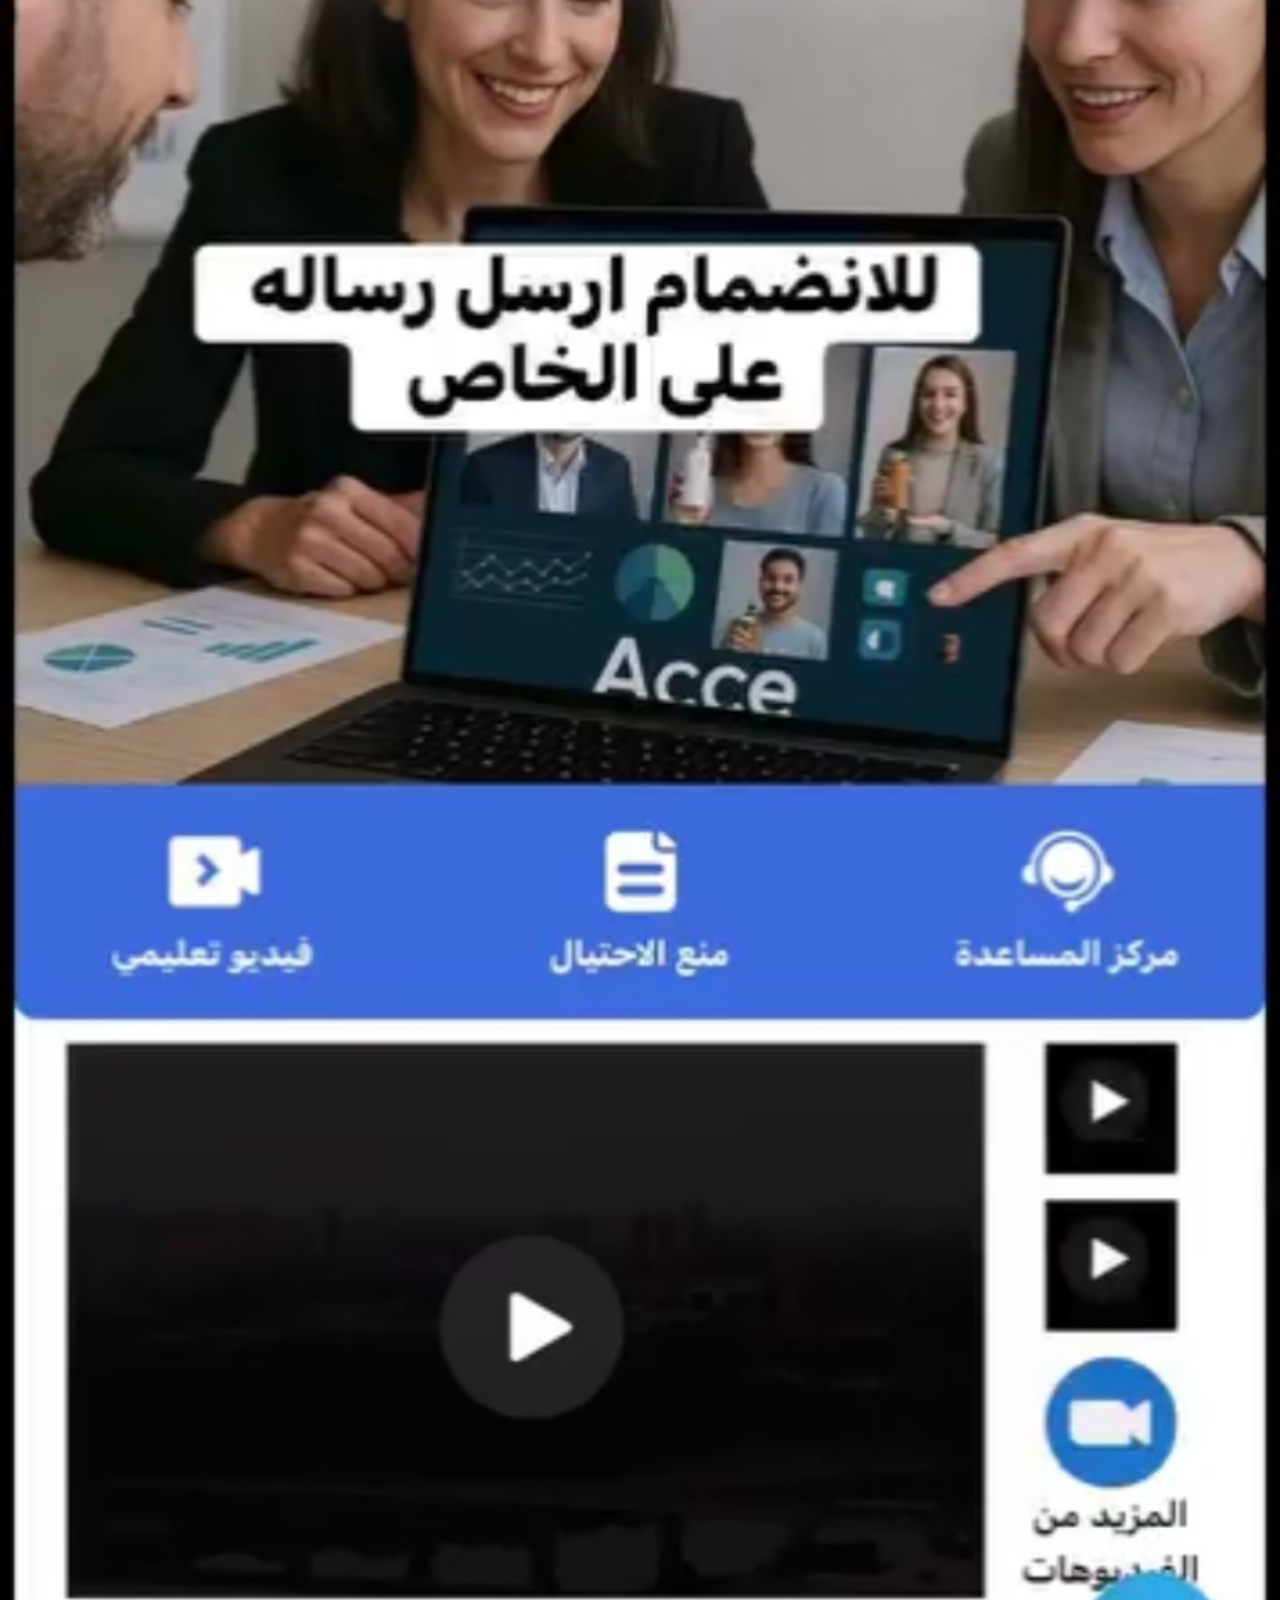
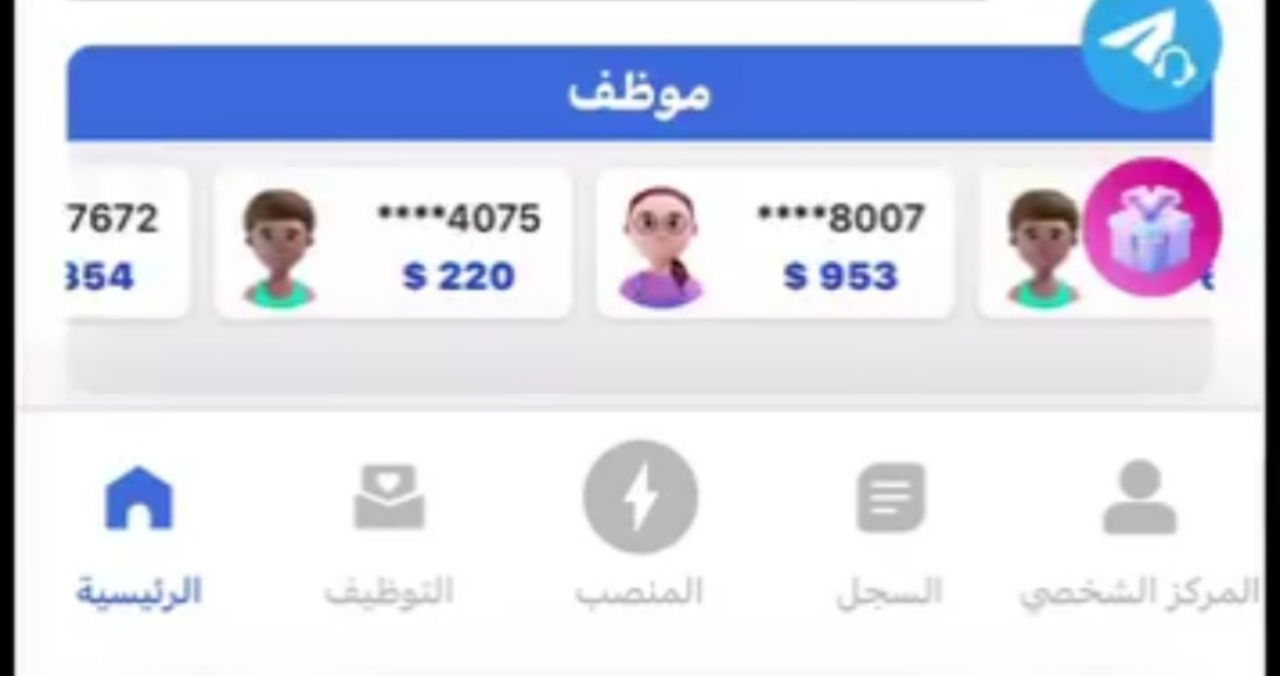
<file: profile.html>
<!DOCTYPE html>
<html lang="ar" dir="rtl">
<head>
<meta charset="UTF-8">
<meta name="viewport" content="width=device-width, initial-scale=1.0">
<title>ACCE - المركز الشخصي</title>
<style>
html,body{margin:0;padding:0;width:100%;min-height:100%;background:#fff;}
body{display:flex;justify-content:center;overflow-x:hidden;}
img{display:block;width:100%;height:auto;margin:0;padding:0;}
</style>
</head>
<body>
<img src="[data-uri]" alt="ACCE">
</body>
</html>
</file>
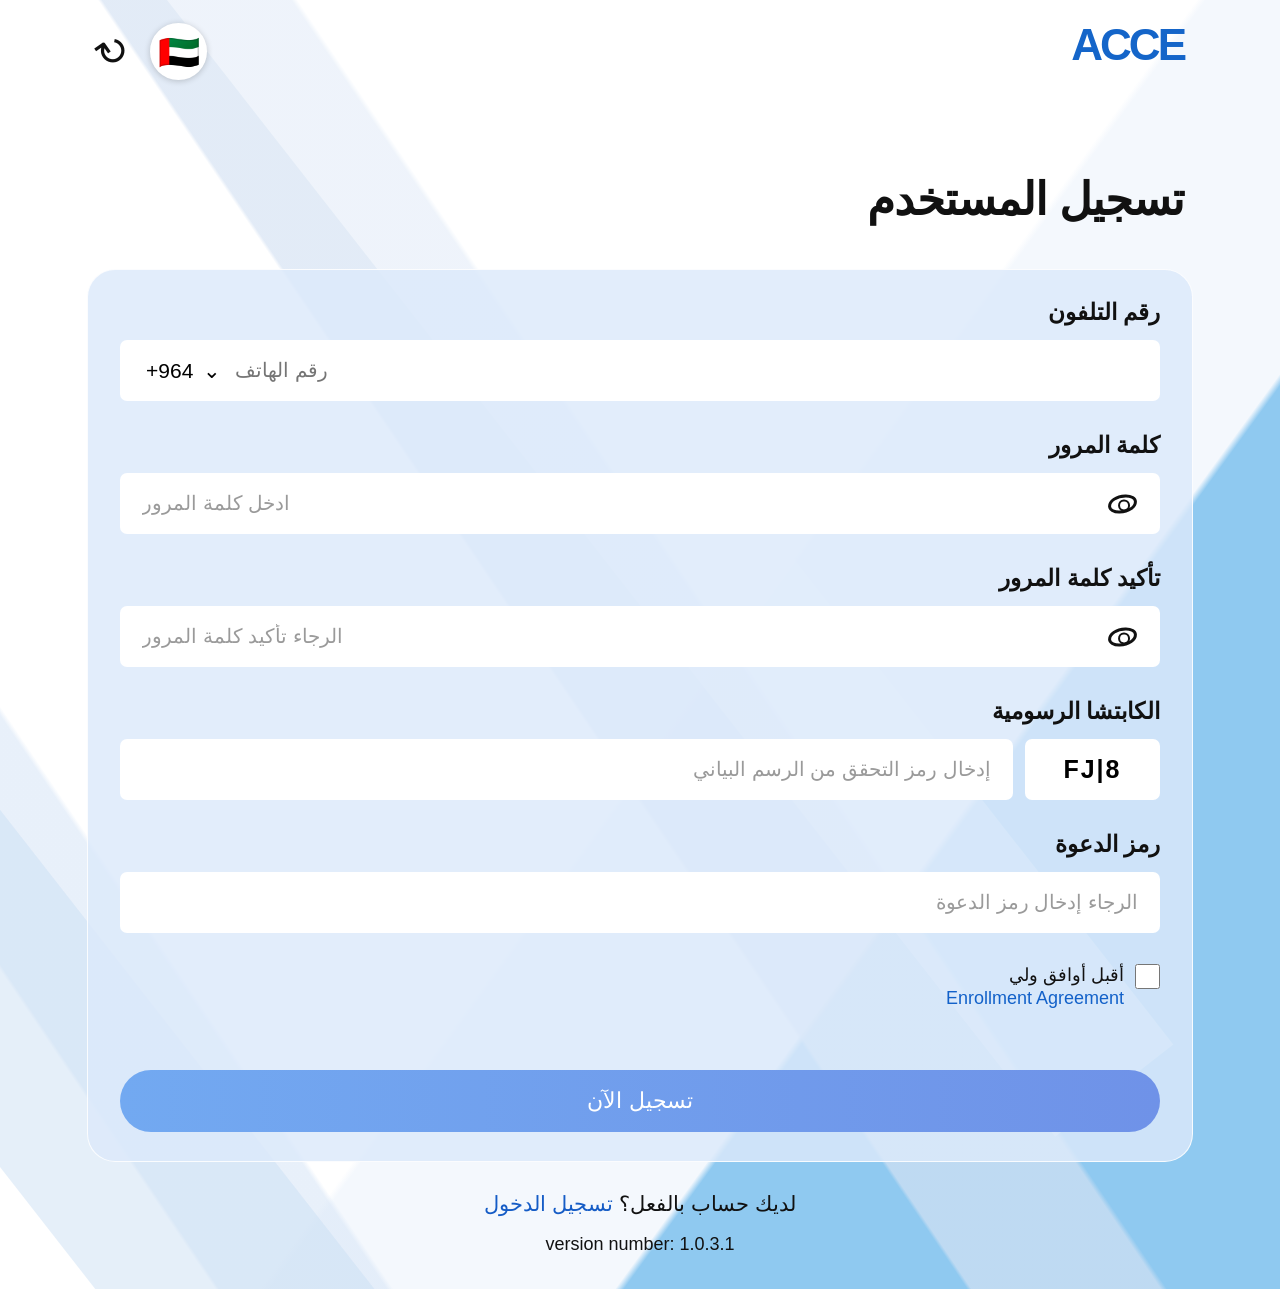
<file: register.html>
<!doctype html>
<html lang="ar" dir="rtl"><head><meta charset="utf-8"><meta name="viewport" content="width=device-width,initial-scale=1,viewport-fit=cover"><meta name="theme-color" content="#8fc9f0"><title>ACCE - تسجيل المستخدم</title><style>
*{box-sizing:border-box}
html,body{margin:0;min-height:100%;font-family:Arial,"Segoe UI",sans-serif;color:#111;background:#fff}
body{overflow-x:hidden}
.page{
 min-height:100vh;padding-bottom:34px;position:relative;overflow:hidden;
 background:
  linear-gradient(56deg,transparent 0 10%,rgba(218,231,247,.62) 10.2% 18%,transparent 18.3% 45%,rgba(213,226,243,.68) 45.2% 54%,transparent 54.3% 100%),
  linear-gradient(126deg,#fff 0 54%,#f4f8fd 54.4% 70%,#8fc9f0 70.4% 100%);
}
.page:before,.page:after{content:"";position:absolute;pointer-events:none;z-index:0}
.page:before{width:130%;height:150px;left:-18%;top:360px;background:rgba(255,255,255,.40);transform:rotate(52deg)}
.page:after{width:100%;height:220px;left:-42%;bottom:60px;background:rgba(201,221,243,.48);transform:rotate(52deg)}
.header{height:128px;padding:23px 7.5vw 12px;display:flex;justify-content:space-between;align-items:flex-start;position:relative;z-index:2}
.logo{font-size:44px;font-weight:900;color:#1465c9;letter-spacing:-3px;line-height:1}
.tools{display:flex;gap:21px;align-items:center}
.flag-btn{width:57px;height:57px;border:2px solid #fff;border-radius:50%;background:#fff;box-shadow:0 1px 6px rgba(0,0,0,.2);font-size:34px;display:flex;align-items:center;justify-content:center;cursor:pointer}
.refresh{font-size:39px;line-height:1;cursor:pointer;color:#111;transform:rotate(-35deg)}
.content{position:relative;z-index:1}
h1{font-size:45px;line-height:1.2;margin:45px 7.5vw 42px;font-weight:700;letter-spacing:-1px}
.form-card{margin:0 6.8vw;background:rgba(220,233,250,.82);border-radius:28px;padding:29px 32px 29px;border:1px solid rgba(255,255,255,.85)}
.group{margin-bottom:31px}
label{display:block;font-size:23px;font-weight:700;margin:0 0 14px}
.field{height:61px;width:100%;border:0;border-radius:7px;background:#fff;outline:none;padding:0 22px;font-size:20px;color:#222}
.field::placeholder{color:#9a9a9a}
.phone-row{display:flex;align-items:center;direction:ltr;padding:0 20px}
.code-select{height:52px;border:0;background:#fff;font-size:21px;display:flex;gap:10px;align-items:center;cursor:pointer;direction:ltr;white-space:nowrap}
.phone-input{flex:1;min-width:0;border:0;outline:0;background:#fff;height:52px;font-size:20px;padding:0 8px;direction:ltr;text-align:left}
.password-wrap{position:relative}
.password-wrap .field{padding-right:65px;direction:ltr;text-align:left}
.eye{position:absolute;right:23px;top:50%;width:29px;height:19px;border:3px solid #111;border-radius:70% 45%;transform:translateY(-50%) rotate(-2deg);cursor:pointer}
.eye:after{content:"";position:absolute;width:8px;height:8px;border:2px solid #111;border-radius:50%;left:7px;top:2px}
.captcha-row{display:flex;direction:ltr;gap:12px}
.captcha-input{flex:1;direction:rtl;text-align:right}
.captcha-box{width:135px;border:0;border-radius:7px;background:#fff;display:flex;align-items:center;justify-content:center;font-size:25px;font-weight:800;letter-spacing:2px;cursor:pointer}
.invite-hint{display:none}
.terms{display:flex;align-items:flex-start;gap:11px;font-size:18px;font-weight:500;margin-top:0;direction:rtl}
.terms input{width:25px;height:25px;margin:0;accent-color:#fff;flex:none}
.terms .agreement{display:block}
.terms .ar-agreement{display:block;margin-bottom:2px}
.terms a{color:#1261c9;text-decoration:none;font-size:18px}
.error{text-align:center;color:#d22222;font-size:15px;min-height:20px;margin:12px 0 0}
.register-btn,.login-btn{width:100%;height:62px;margin-top:27px;border:0;border-radius:36px;background:linear-gradient(90deg,#72a9f1,#6f92e8);color:#fff;font-size:22px;cursor:pointer}
.bottom-link{text-align:center;font-size:21px;margin-top:30px}
.bottom-link a{color:#155cc6;text-decoration:none}
.version{text-align:center;font-size:18px;margin-top:18px;direction:ltr}
.remember-row{display:flex;align-items:center;gap:20px;margin-top:-3px;direction:ltr}
.remember-label{font-size:22px;color:#155cc6;font-weight:500}
.switch{width:94px;height:51px;background:#9a9aa3;border-radius:30px;position:relative;cursor:pointer}
.switch span{width:39px;height:39px;background:#fff;border-radius:50%;position:absolute;left:6px;top:6px;transition:.2s}
.switch.on{background:#6f98ec}
.switch.on span{left:49px}
.dropdown{display:none;position:fixed;z-index:50;inset:0;background:rgba(0,0,0,.35);align-items:flex-end}
.dropdown.open{display:flex}
.sheet{width:100%;max-height:78vh;background:#fff;border-radius:24px 24px 0 0;padding:14px 16px 24px;overflow:auto}
.sheet-head{display:flex;justify-content:space-between;align-items:center;font-size:20px;font-weight:800;padding-bottom:10px;position:sticky;top:0;background:#fff;z-index:2}
.close{border:0;background:#edf4ff;border-radius:10px;padding:9px 14px;cursor:pointer}
.search{width:100%;height:50px;border:1px solid #ddd;border-radius:10px;padding:0 14px;font-size:17px;margin-bottom:8px;outline:none}
.country-option,.flag-option{width:100%;min-height:53px;border:0;border-bottom:1px solid #eee;background:#fff;display:flex;align-items:center;gap:12px;padding:8px 6px;cursor:pointer;font-size:16px;direction:ltr;text-align:left}
.country-option .cname,.flag-option span:nth-child(2){flex:1}
.country-option b{font-size:16px}
.cflag{font-size:23px}.flag-option span:first-child{font-size:25px}
.notice{font-size:13px;color:#777;margin:0 0 10px}
@media(max-width:600px){
 .header{height:126px;padding:22px 7.5vw 10px}
 .logo{font-size:41px}.flag-btn{width:55px;height:55px;font-size:32px}.refresh{font-size:36px}
 h1{font-size:42px;margin:45px 7.5vw 40px}
 .form-card{margin:0 6.8vw;padding:29px 31px}
 label{font-size:22px}.field{height:61px;font-size:19px}
 .code-select{font-size:20px}.phone-input{font-size:19px}
 .captcha-box{width:132px}
 .register-btn,.login-btn{height:62px}
}
</style></head>
<body><div class="page">
<header class="header"><div class="logo">ACCE</div><div class="tools"><button id="flagButton" class="flag-btn" type="button">🇦🇪</button><div class="refresh" onclick="location.reload()">↻</div></div></header>
<main class="content">
<h1>تسجيل المستخدم</h1>
<form id="registerForm" novalidate><div class="form-card">
<div class="group"><label>رقم التلفون</label><div class="field phone-row"><button id="codeButton" class="code-select" type="button"><span id="selectedCode">+964</span><span>⌄</span></button><input id="phone" class="phone-input" type="tel" inputmode="numeric" placeholder="رقم الهاتف"></div></div>
<div class="group"><label>كلمة المرور</label><div class="password-wrap"><input id="password" class="field" type="password" placeholder="ادخل كلمة المرور"><span class="eye" onclick="togglePassword('password')"></span></div></div>
<div class="group"><label>تأكيد كلمة المرور</label><div class="password-wrap"><input id="confirmPassword" class="field" type="password" placeholder="الرجاء تأكيد كلمة المرور"><span class="eye" onclick="togglePassword('confirmPassword')"></span></div></div>
<div class="group"><label>الكابتشا الرسومية</label><div class="captcha-row"><input id="captcha" class="field captcha-input" type="text" placeholder="إدخال رمز التحقق من الرسم البياني"><button id="captchaBox" class="captcha-box" type="button">FJ|8</button></div></div>
<div class="group"><label>رمز الدعوة</label><input id="invite" class="field" type="text" placeholder="الرجاء إدخال رمز الدعوة"></div>
<label class="terms"><input id="terms" type="checkbox"><span class="agreement"><span class="ar-agreement">أقبل أوافق ولي</span><a href="#">Enrollment Agreement</a></span></label>
<div id="error" class="error"></div>
<button class="register-btn" type="submit">تسجيل الآن</button>
</div></form>
<div class="bottom-link">لديك حساب بالفعل؟ <a href="login_acce.html">تسجيل الدخول</a></div>
<div class="version">version number: 1.0.3.1</div>
</main></div>
<div class="dropdown" id="codeDropdown">
 <div class="sheet" onclick="event.stopPropagation()">
  <div class="sheet-head"><span>Country calling codes</span><button class="close" type="button" onclick="closeDropdowns()">Close</button></div>
  <input class="search" id="codeSearch" type="search" placeholder="Search country or code" dir="ltr">
  <div id="codeList"><button type="button" class="country-option" data-code="+93" data-name="Afghanistan"><span class="cflag">🇦🇫</span><span class="cname">Afghanistan</span><b>+93</b></button>
<button type="button" class="country-option" data-code="+355" data-name="Albania"><span class="cflag">🇦🇱</span><span class="cname">Albania</span><b>+355</b></button>
<button type="button" class="country-option" data-code="+213" data-name="Algeria"><span class="cflag">🇩🇿</span><span class="cname">Algeria</span><b>+213</b></button>
<button type="button" class="country-option" data-code="+376" data-name="Andorra"><span class="cflag">🇦🇩</span><span class="cname">Andorra</span><b>+376</b></button>
<button type="button" class="country-option" data-code="+244" data-name="Angola"><span class="cflag">🇦🇴</span><span class="cname">Angola</span><b>+244</b></button>
<button type="button" class="country-option" data-code="+1" data-name="Antigua and Barbuda"><span class="cflag">🇦🇬</span><span class="cname">Antigua and Barbuda</span><b>+1</b></button>
<button type="button" class="country-option" data-code="+54" data-name="Argentina"><span class="cflag">🇦🇷</span><span class="cname">Argentina</span><b>+54</b></button>
<button type="button" class="country-option" data-code="+374" data-name="Armenia"><span class="cflag">🇦🇲</span><span class="cname">Armenia</span><b>+374</b></button>
<button type="button" class="country-option" data-code="+61" data-name="Australia"><span class="cflag">🇦🇺</span><span class="cname">Australia</span><b>+61</b></button>
<button type="button" class="country-option" data-code="+43" data-name="Austria"><span class="cflag">🇦🇹</span><span class="cname">Austria</span><b>+43</b></button>
<button type="button" class="country-option" data-code="+994" data-name="Azerbaijan"><span class="cflag">🇦🇿</span><span class="cname">Azerbaijan</span><b>+994</b></button>
<button type="button" class="country-option" data-code="+1" data-name="Bahamas"><span class="cflag">🇧🇸</span><span class="cname">Bahamas</span><b>+1</b></button>
<button type="button" class="country-option" data-code="+973" data-name="Bahrain"><span class="cflag">🇧🇭</span><span class="cname">Bahrain</span><b>+973</b></button>
<button type="button" class="country-option" data-code="+880" data-name="Bangladesh"><span class="cflag">🇧🇩</span><span class="cname">Bangladesh</span><b>+880</b></button>
<button type="button" class="country-option" data-code="+1" data-name="Barbados"><span class="cflag">🇧🇧</span><span class="cname">Barbados</span><b>+1</b></button>
<button type="button" class="country-option" data-code="+375" data-name="Belarus"><span class="cflag">🇧🇾</span><span class="cname">Belarus</span><b>+375</b></button>
<button type="button" class="country-option" data-code="+32" data-name="Belgium"><span class="cflag">🇧🇪</span><span class="cname">Belgium</span><b>+32</b></button>
<button type="button" class="country-option" data-code="+501" data-name="Belize"><span class="cflag">🇧🇿</span><span class="cname">Belize</span><b>+501</b></button>
<button type="button" class="country-option" data-code="+229" data-name="Benin"><span class="cflag">🇧🇯</span><span class="cname">Benin</span><b>+229</b></button>
<button type="button" class="country-option" data-code="+975" data-name="Bhutan"><span class="cflag">🇧🇹</span><span class="cname">Bhutan</span><b>+975</b></button>
<button type="button" class="country-option" data-code="+591" data-name="Bolivia"><span class="cflag">🇧🇴</span><span class="cname">Bolivia</span><b>+591</b></button>
<button type="button" class="country-option" data-code="+387" data-name="Bosnia and Herzegovina"><span class="cflag">🇧🇦</span><span class="cname">Bosnia and Herzegovina</span><b>+387</b></button>
<button type="button" class="country-option" data-code="+267" data-name="Botswana"><span class="cflag">🇧🇼</span><span class="cname">Botswana</span><b>+267</b></button>
<button type="button" class="country-option" data-code="+55" data-name="Brazil"><span class="cflag">🇧🇷</span><span class="cname">Brazil</span><b>+55</b></button>
<button type="button" class="country-option" data-code="+673" data-name="Brunei"><span class="cflag">🇧🇳</span><span class="cname">Brunei</span><b>+673</b></button>
<button type="button" class="country-option" data-code="+359" data-name="Bulgaria"><span class="cflag">🇧🇬</span><span class="cname">Bulgaria</span><b>+359</b></button>
<button type="button" class="country-option" data-code="+226" data-name="Burkina Faso"><span class="cflag">🇧🇫</span><span class="cname">Burkina Faso</span><b>+226</b></button>
<button type="button" class="country-option" data-code="+257" data-name="Burundi"><span class="cflag">🇧🇮</span><span class="cname">Burundi</span><b>+257</b></button>
<button type="button" class="country-option" data-code="+855" data-name="Cambodia"><span class="cflag">🇰🇭</span><span class="cname">Cambodia</span><b>+855</b></button>
<button type="button" class="country-option" data-code="+237" data-name="Cameroon"><span class="cflag">🇨🇲</span><span class="cname">Cameroon</span><b>+237</b></button>
<button type="button" class="country-option" data-code="+1" data-name="Canada"><span class="cflag">🇨🇦</span><span class="cname">Canada</span><b>+1</b></button>
<button type="button" class="country-option" data-code="+238" data-name="Cape Verde"><span class="cflag">🇨🇻</span><span class="cname">Cape Verde</span><b>+238</b></button>
<button type="button" class="country-option" data-code="+236" data-name="Central African Republic"><span class="cflag">🇨🇫</span><span class="cname">Central African Republic</span><b>+236</b></button>
<button type="button" class="country-option" data-code="+235" data-name="Chad"><span class="cflag">🇹🇩</span><span class="cname">Chad</span><b>+235</b></button>
<button type="button" class="country-option" data-code="+56" data-name="Chile"><span class="cflag">🇨🇱</span><span class="cname">Chile</span><b>+56</b></button>
<button type="button" class="country-option" data-code="+86" data-name="China"><span class="cflag">🇨🇳</span><span class="cname">China</span><b>+86</b></button>
<button type="button" class="country-option" data-code="+57" data-name="Colombia"><span class="cflag">🇨🇴</span><span class="cname">Colombia</span><b>+57</b></button>
<button type="button" class="country-option" data-code="+269" data-name="Comoros"><span class="cflag">🇰🇲</span><span class="cname">Comoros</span><b>+269</b></button>
<button type="button" class="country-option" data-code="+242" data-name="Congo"><span class="cflag">🇨🇬</span><span class="cname">Congo</span><b>+242</b></button>
<button type="button" class="country-option" data-code="+506" data-name="Costa Rica"><span class="cflag">🇨🇷</span><span class="cname">Costa Rica</span><b>+506</b></button>
<button type="button" class="country-option" data-code="+385" data-name="Croatia"><span class="cflag">🇭🇷</span><span class="cname">Croatia</span><b>+385</b></button>
<button type="button" class="country-option" data-code="+53" data-name="Cuba"><span class="cflag">🇨🇺</span><span class="cname">Cuba</span><b>+53</b></button>
<button type="button" class="country-option" data-code="+357" data-name="Cyprus"><span class="cflag">🇨🇾</span><span class="cname">Cyprus</span><b>+357</b></button>
<button type="button" class="country-option" data-code="+420" data-name="Czech Republic"><span class="cflag">🇨🇿</span><span class="cname">Czech Republic</span><b>+420</b></button>
<button type="button" class="country-option" data-code="+45" data-name="Denmark"><span class="cflag">🇩🇰</span><span class="cname">Denmark</span><b>+45</b></button>
<button type="button" class="country-option" data-code="+253" data-name="Djibouti"><span class="cflag">🇩🇯</span><span class="cname">Djibouti</span><b>+253</b></button>
<button type="button" class="country-option" data-code="+1" data-name="Dominica"><span class="cflag">🇩🇲</span><span class="cname">Dominica</span><b>+1</b></button>
<button type="button" class="country-option" data-code="+1" data-name="Dominican Republic"><span class="cflag">🇩🇴</span><span class="cname">Dominican Republic</span><b>+1</b></button>
<button type="button" class="country-option" data-code="+593" data-name="Ecuador"><span class="cflag">🇪🇨</span><span class="cname">Ecuador</span><b>+593</b></button>
<button type="button" class="country-option" data-code="+20" data-name="Egypt"><span class="cflag">🇪🇬</span><span class="cname">Egypt</span><b>+20</b></button>
<button type="button" class="country-option" data-code="+503" data-name="El Salvador"><span class="cflag">🇸🇻</span><span class="cname">El Salvador</span><b>+503</b></button>
<button type="button" class="country-option" data-code="+240" data-name="Equatorial Guinea"><span class="cflag">🇬🇶</span><span class="cname">Equatorial Guinea</span><b>+240</b></button>
<button type="button" class="country-option" data-code="+291" data-name="Eritrea"><span class="cflag">🇪🇷</span><span class="cname">Eritrea</span><b>+291</b></button>
<button type="button" class="country-option" data-code="+372" data-name="Estonia"><span class="cflag">🇪🇪</span><span class="cname">Estonia</span><b>+372</b></button>
<button type="button" class="country-option" data-code="+268" data-name="Eswatini"><span class="cflag">🇸🇿</span><span class="cname">Eswatini</span><b>+268</b></button>
<button type="button" class="country-option" data-code="+251" data-name="Ethiopia"><span class="cflag">🇪🇹</span><span class="cname">Ethiopia</span><b>+251</b></button>
<button type="button" class="country-option" data-code="+679" data-name="Fiji"><span class="cflag">🇫🇯</span><span class="cname">Fiji</span><b>+679</b></button>
<button type="button" class="country-option" data-code="+358" data-name="Finland"><span class="cflag">🇫🇮</span><span class="cname">Finland</span><b>+358</b></button>
<button type="button" class="country-option" data-code="+33" data-name="France"><span class="cflag">🇫🇷</span><span class="cname">France</span><b>+33</b></button>
<button type="button" class="country-option" data-code="+241" data-name="Gabon"><span class="cflag">🇬🇦</span><span class="cname">Gabon</span><b>+241</b></button>
<button type="button" class="country-option" data-code="+220" data-name="Gambia"><span class="cflag">🇬🇲</span><span class="cname">Gambia</span><b>+220</b></button>
<button type="button" class="country-option" data-code="+995" data-name="Georgia"><span class="cflag">🇬🇪</span><span class="cname">Georgia</span><b>+995</b></button>
<button type="button" class="country-option" data-code="+49" data-name="Germany"><span class="cflag">🇩🇪</span><span class="cname">Germany</span><b>+49</b></button>
<button type="button" class="country-option" data-code="+233" data-name="Ghana"><span class="cflag">🇬🇭</span><span class="cname">Ghana</span><b>+233</b></button>
<button type="button" class="country-option" data-code="+30" data-name="Greece"><span class="cflag">🇬🇷</span><span class="cname">Greece</span><b>+30</b></button>
<button type="button" class="country-option" data-code="+1" data-name="Grenada"><span class="cflag">🇬🇩</span><span class="cname">Grenada</span><b>+1</b></button>
<button type="button" class="country-option" data-code="+502" data-name="Guatemala"><span class="cflag">🇬🇹</span><span class="cname">Guatemala</span><b>+502</b></button>
<button type="button" class="country-option" data-code="+224" data-name="Guinea"><span class="cflag">🇬🇳</span><span class="cname">Guinea</span><b>+224</b></button>
<button type="button" class="country-option" data-code="+245" data-name="Guinea-Bissau"><span class="cflag">🇬🇼</span><span class="cname">Guinea-Bissau</span><b>+245</b></button>
<button type="button" class="country-option" data-code="+592" data-name="Guyana"><span class="cflag">🇬🇾</span><span class="cname">Guyana</span><b>+592</b></button>
<button type="button" class="country-option" data-code="+509" data-name="Haiti"><span class="cflag">🇭🇹</span><span class="cname">Haiti</span><b>+509</b></button>
<button type="button" class="country-option" data-code="+504" data-name="Honduras"><span class="cflag">🇭🇳</span><span class="cname">Honduras</span><b>+504</b></button>
<button type="button" class="country-option" data-code="+36" data-name="Hungary"><span class="cflag">🇭🇺</span><span class="cname">Hungary</span><b>+36</b></button>
<button type="button" class="country-option" data-code="+354" data-name="Iceland"><span class="cflag">🇮🇸</span><span class="cname">Iceland</span><b>+354</b></button>
<button type="button" class="country-option" data-code="+91" data-name="India"><span class="cflag">🇮🇳</span><span class="cname">India</span><b>+91</b></button>
<button type="button" class="country-option" data-code="+62" data-name="Indonesia"><span class="cflag">🇮🇩</span><span class="cname">Indonesia</span><b>+62</b></button>
<button type="button" class="country-option" data-code="+98" data-name="Iran"><span class="cflag">🇮🇷</span><span class="cname">Iran</span><b>+98</b></button>
<button type="button" class="country-option" data-code="+964" data-name="Iraq"><span class="cflag">🇮🇶</span><span class="cname">Iraq</span><b>+964</b></button>
<button type="button" class="country-option" data-code="+353" data-name="Ireland"><span class="cflag">🇮🇪</span><span class="cname">Ireland</span><b>+353</b></button>
<button type="button" class="country-option" data-code="+39" data-name="Italy"><span class="cflag">🇮🇹</span><span class="cname">Italy</span><b>+39</b></button>
<button type="button" class="country-option" data-code="+1" data-name="Jamaica"><span class="cflag">🇯🇲</span><span class="cname">Jamaica</span><b>+1</b></button>
<button type="button" class="country-option" data-code="+81" data-name="Japan"><span class="cflag">🇯🇵</span><span class="cname">Japan</span><b>+81</b></button>
<button type="button" class="country-option" data-code="+962" data-name="Jordan"><span class="cflag">🇯🇴</span><span class="cname">Jordan</span><b>+962</b></button>
<button type="button" class="country-option" data-code="+7" data-name="Kazakhstan"><span class="cflag">🇰🇿</span><span class="cname">Kazakhstan</span><b>+7</b></button>
<button type="button" class="country-option" data-code="+254" data-name="Kenya"><span class="cflag">🇰🇪</span><span class="cname">Kenya</span><b>+254</b></button>
<button type="button" class="country-option" data-code="+686" data-name="Kiribati"><span class="cflag">🇰🇮</span><span class="cname">Kiribati</span><b>+686</b></button>
<button type="button" class="country-option" data-code="+965" data-name="Kuwait"><span class="cflag">🇰🇼</span><span class="cname">Kuwait</span><b>+965</b></button>
<button type="button" class="country-option" data-code="+996" data-name="Kyrgyzstan"><span class="cflag">🇰🇬</span><span class="cname">Kyrgyzstan</span><b>+996</b></button>
<button type="button" class="country-option" data-code="+856" data-name="Laos"><span class="cflag">🇱🇦</span><span class="cname">Laos</span><b>+856</b></button>
<button type="button" class="country-option" data-code="+371" data-name="Latvia"><span class="cflag">🇱🇻</span><span class="cname">Latvia</span><b>+371</b></button>
<button type="button" class="country-option" data-code="+961" data-name="Lebanon"><span class="cflag">🇱🇧</span><span class="cname">Lebanon</span><b>+961</b></button>
<button type="button" class="country-option" data-code="+266" data-name="Lesotho"><span class="cflag">🇱🇸</span><span class="cname">Lesotho</span><b>+266</b></button>
<button type="button" class="country-option" data-code="+231" data-name="Liberia"><span class="cflag">🇱🇷</span><span class="cname">Liberia</span><b>+231</b></button>
<button type="button" class="country-option" data-code="+218" data-name="Libya"><span class="cflag">🇱🇾</span><span class="cname">Libya</span><b>+218</b></button>
<button type="button" class="country-option" data-code="+423" data-name="Liechtenstein"><span class="cflag">🇱🇮</span><span class="cname">Liechtenstein</span><b>+423</b></button>
<button type="button" class="country-option" data-code="+370" data-name="Lithuania"><span class="cflag">🇱🇹</span><span class="cname">Lithuania</span><b>+370</b></button>
<button type="button" class="country-option" data-code="+352" data-name="Luxembourg"><span class="cflag">🇱🇺</span><span class="cname">Luxembourg</span><b>+352</b></button>
<button type="button" class="country-option" data-code="+261" data-name="Madagascar"><span class="cflag">🇲🇬</span><span class="cname">Madagascar</span><b>+261</b></button>
<button type="button" class="country-option" data-code="+265" data-name="Malawi"><span class="cflag">🇲🇼</span><span class="cname">Malawi</span><b>+265</b></button>
<button type="button" class="country-option" data-code="+60" data-name="Malaysia"><span class="cflag">🇲🇾</span><span class="cname">Malaysia</span><b>+60</b></button>
<button type="button" class="country-option" data-code="+960" data-name="Maldives"><span class="cflag">🇲🇻</span><span class="cname">Maldives</span><b>+960</b></button>
<button type="button" class="country-option" data-code="+223" data-name="Mali"><span class="cflag">🇲🇱</span><span class="cname">Mali</span><b>+223</b></button>
<button type="button" class="country-option" data-code="+356" data-name="Malta"><span class="cflag">🇲🇹</span><span class="cname">Malta</span><b>+356</b></button>
<button type="button" class="country-option" data-code="+692" data-name="Marshall Islands"><span class="cflag">🇲🇭</span><span class="cname">Marshall Islands</span><b>+692</b></button>
<button type="button" class="country-option" data-code="+222" data-name="Mauritania"><span class="cflag">🇲🇷</span><span class="cname">Mauritania</span><b>+222</b></button>
<button type="button" class="country-option" data-code="+230" data-name="Mauritius"><span class="cflag">🇲🇺</span><span class="cname">Mauritius</span><b>+230</b></button>
<button type="button" class="country-option" data-code="+52" data-name="Mexico"><span class="cflag">🇲🇽</span><span class="cname">Mexico</span><b>+52</b></button>
<button type="button" class="country-option" data-code="+691" data-name="Micronesia"><span class="cflag">🇫🇲</span><span class="cname">Micronesia</span><b>+691</b></button>
<button type="button" class="country-option" data-code="+373" data-name="Moldova"><span class="cflag">🇲🇩</span><span class="cname">Moldova</span><b>+373</b></button>
<button type="button" class="country-option" data-code="+377" data-name="Monaco"><span class="cflag">🇲🇨</span><span class="cname">Monaco</span><b>+377</b></button>
<button type="button" class="country-option" data-code="+976" data-name="Mongolia"><span class="cflag">🇲🇳</span><span class="cname">Mongolia</span><b>+976</b></button>
<button type="button" class="country-option" data-code="+382" data-name="Montenegro"><span class="cflag">🇲🇪</span><span class="cname">Montenegro</span><b>+382</b></button>
<button type="button" class="country-option" data-code="+212" data-name="Morocco"><span class="cflag">🇲🇦</span><span class="cname">Morocco</span><b>+212</b></button>
<button type="button" class="country-option" data-code="+258" data-name="Mozambique"><span class="cflag">🇲🇿</span><span class="cname">Mozambique</span><b>+258</b></button>
<button type="button" class="country-option" data-code="+95" data-name="Myanmar"><span class="cflag">🇲🇲</span><span class="cname">Myanmar</span><b>+95</b></button>
<button type="button" class="country-option" data-code="+264" data-name="Namibia"><span class="cflag">🇳🇦</span><span class="cname">Namibia</span><b>+264</b></button>
<button type="button" class="country-option" data-code="+674" data-name="Nauru"><span class="cflag">🇳🇷</span><span class="cname">Nauru</span><b>+674</b></button>
<button type="button" class="country-option" data-code="+977" data-name="Nepal"><span class="cflag">🇳🇵</span><span class="cname">Nepal</span><b>+977</b></button>
<button type="button" class="country-option" data-code="+31" data-name="Netherlands"><span class="cflag">🇳🇱</span><span class="cname">Netherlands</span><b>+31</b></button>
<button type="button" class="country-option" data-code="+64" data-name="New Zealand"><span class="cflag">🇳🇿</span><span class="cname">New Zealand</span><b>+64</b></button>
<button type="button" class="country-option" data-code="+505" data-name="Nicaragua"><span class="cflag">🇳🇮</span><span class="cname">Nicaragua</span><b>+505</b></button>
<button type="button" class="country-option" data-code="+227" data-name="Niger"><span class="cflag">🇳🇪</span><span class="cname">Niger</span><b>+227</b></button>
<button type="button" class="country-option" data-code="+234" data-name="Nigeria"><span class="cflag">🇳🇬</span><span class="cname">Nigeria</span><b>+234</b></button>
<button type="button" class="country-option" data-code="+850" data-name="North Korea"><span class="cflag">🇰🇵</span><span class="cname">North Korea</span><b>+850</b></button>
<button type="button" class="country-option" data-code="+389" data-name="North Macedonia"><span class="cflag">🇲🇰</span><span class="cname">North Macedonia</span><b>+389</b></button>
<button type="button" class="country-option" data-code="+47" data-name="Norway"><span class="cflag">🇳🇴</span><span class="cname">Norway</span><b>+47</b></button>
<button type="button" class="country-option" data-code="+968" data-name="Oman"><span class="cflag">🇴🇲</span><span class="cname">Oman</span><b>+968</b></button>
<button type="button" class="country-option" data-code="+92" data-name="Pakistan"><span class="cflag">🇵🇰</span><span class="cname">Pakistan</span><b>+92</b></button>
<button type="button" class="country-option" data-code="+680" data-name="Palau"><span class="cflag">🇵🇼</span><span class="cname">Palau</span><b>+680</b></button>
<button type="button" class="country-option" data-code="+970" data-name="Palestine"><span class="cflag">🇵🇸</span><span class="cname">Palestine</span><b>+970</b></button>
<button type="button" class="country-option" data-code="+507" data-name="Panama"><span class="cflag">🇵🇦</span><span class="cname">Panama</span><b>+507</b></button>
<button type="button" class="country-option" data-code="+675" data-name="Papua New Guinea"><span class="cflag">🇵🇬</span><span class="cname">Papua New Guinea</span><b>+675</b></button>
<button type="button" class="country-option" data-code="+595" data-name="Paraguay"><span class="cflag">🇵🇾</span><span class="cname">Paraguay</span><b>+595</b></button>
<button type="button" class="country-option" data-code="+51" data-name="Peru"><span class="cflag">🇵🇪</span><span class="cname">Peru</span><b>+51</b></button>
<button type="button" class="country-option" data-code="+63" data-name="Philippines"><span class="cflag">🇵🇭</span><span class="cname">Philippines</span><b>+63</b></button>
<button type="button" class="country-option" data-code="+48" data-name="Poland"><span class="cflag">🇵🇱</span><span class="cname">Poland</span><b>+48</b></button>
<button type="button" class="country-option" data-code="+351" data-name="Portugal"><span class="cflag">🇵🇹</span><span class="cname">Portugal</span><b>+351</b></button>
<button type="button" class="country-option" data-code="+974" data-name="Qatar"><span class="cflag">🇶🇦</span><span class="cname">Qatar</span><b>+974</b></button>
<button type="button" class="country-option" data-code="+40" data-name="Romania"><span class="cflag">🇷🇴</span><span class="cname">Romania</span><b>+40</b></button>
<button type="button" class="country-option" data-code="+7" data-name="Russia"><span class="cflag">🇷🇺</span><span class="cname">Russia</span><b>+7</b></button>
<button type="button" class="country-option" data-code="+250" data-name="Rwanda"><span class="cflag">🇷🇼</span><span class="cname">Rwanda</span><b>+250</b></button>
<button type="button" class="country-option" data-code="+1" data-name="Saint Kitts and Nevis"><span class="cflag">🇰🇳</span><span class="cname">Saint Kitts and Nevis</span><b>+1</b></button>
<button type="button" class="country-option" data-code="+1" data-name="Saint Lucia"><span class="cflag">🇱🇨</span><span class="cname">Saint Lucia</span><b>+1</b></button>
<button type="button" class="country-option" data-code="+1" data-name="Saint Vincent and the Grenadines"><span class="cflag">🇻🇨</span><span class="cname">Saint Vincent and the Grenadines</span><b>+1</b></button>
<button type="button" class="country-option" data-code="+685" data-name="Samoa"><span class="cflag">🇼🇸</span><span class="cname">Samoa</span><b>+685</b></button>
<button type="button" class="country-option" data-code="+378" data-name="San Marino"><span class="cflag">🇸🇲</span><span class="cname">San Marino</span><b>+378</b></button>
<button type="button" class="country-option" data-code="+966" data-name="Saudi Arabia"><span class="cflag">🇸🇦</span><span class="cname">Saudi Arabia</span><b>+966</b></button>
<button type="button" class="country-option" data-code="+221" data-name="Senegal"><span class="cflag">🇸🇳</span><span class="cname">Senegal</span><b>+221</b></button>
<button type="button" class="country-option" data-code="+381" data-name="Serbia"><span class="cflag">🇷🇸</span><span class="cname">Serbia</span><b>+381</b></button>
<button type="button" class="country-option" data-code="+248" data-name="Seychelles"><span class="cflag">🇸🇨</span><span class="cname">Seychelles</span><b>+248</b></button>
<button type="button" class="country-option" data-code="+232" data-name="Sierra Leone"><span class="cflag">🇸🇱</span><span class="cname">Sierra Leone</span><b>+232</b></button>
<button type="button" class="country-option" data-code="+65" data-name="Singapore"><span class="cflag">🇸🇬</span><span class="cname">Singapore</span><b>+65</b></button>
<button type="button" class="country-option" data-code="+421" data-name="Slovakia"><span class="cflag">🇸🇰</span><span class="cname">Slovakia</span><b>+421</b></button>
<button type="button" class="country-option" data-code="+386" data-name="Slovenia"><span class="cflag">🇸🇮</span><span class="cname">Slovenia</span><b>+386</b></button>
<button type="button" class="country-option" data-code="+677" data-name="Solomon Islands"><span class="cflag">🇸🇧</span><span class="cname">Solomon Islands</span><b>+677</b></button>
<button type="button" class="country-option" data-code="+252" data-name="Somalia"><span class="cflag">🇸🇴</span><span class="cname">Somalia</span><b>+252</b></button>
<button type="button" class="country-option" data-code="+27" data-name="South Africa"><span class="cflag">🇿🇦</span><span class="cname">South Africa</span><b>+27</b></button>
<button type="button" class="country-option" data-code="+82" data-name="South Korea"><span class="cflag">🇰🇷</span><span class="cname">South Korea</span><b>+82</b></button>
<button type="button" class="country-option" data-code="+211" data-name="South Sudan"><span class="cflag">🇸🇸</span><span class="cname">South Sudan</span><b>+211</b></button>
<button type="button" class="country-option" data-code="+34" data-name="Spain"><span class="cflag">🇪🇸</span><span class="cname">Spain</span><b>+34</b></button>
<button type="button" class="country-option" data-code="+94" data-name="Sri Lanka"><span class="cflag">🇱🇰</span><span class="cname">Sri Lanka</span><b>+94</b></button>
<button type="button" class="country-option" data-code="+249" data-name="Sudan"><span class="cflag">🇸🇩</span><span class="cname">Sudan</span><b>+249</b></button>
<button type="button" class="country-option" data-code="+597" data-name="Suriname"><span class="cflag">🇸🇷</span><span class="cname">Suriname</span><b>+597</b></button>
<button type="button" class="country-option" data-code="+46" data-name="Sweden"><span class="cflag">🇸🇪</span><span class="cname">Sweden</span><b>+46</b></button>
<button type="button" class="country-option" data-code="+41" data-name="Switzerland"><span class="cflag">🇨🇭</span><span class="cname">Switzerland</span><b>+41</b></button>
<button type="button" class="country-option" data-code="+963" data-name="Syria"><span class="cflag">🇸🇾</span><span class="cname">Syria</span><b>+963</b></button>
<button type="button" class="country-option" data-code="+886" data-name="Taiwan"><span class="cflag">🇹🇼</span><span class="cname">Taiwan</span><b>+886</b></button>
<button type="button" class="country-option" data-code="+992" data-name="Tajikistan"><span class="cflag">🇹🇯</span><span class="cname">Tajikistan</span><b>+992</b></button>
<button type="button" class="country-option" data-code="+255" data-name="Tanzania"><span class="cflag">🇹🇿</span><span class="cname">Tanzania</span><b>+255</b></button>
<button type="button" class="country-option" data-code="+66" data-name="Thailand"><span class="cflag">🇹🇭</span><span class="cname">Thailand</span><b>+66</b></button>
<button type="button" class="country-option" data-code="+670" data-name="Timor-Leste"><span class="cflag">🇹🇱</span><span class="cname">Timor-Leste</span><b>+670</b></button>
<button type="button" class="country-option" data-code="+228" data-name="Togo"><span class="cflag">🇹🇬</span><span class="cname">Togo</span><b>+228</b></button>
<button type="button" class="country-option" data-code="+676" data-name="Tonga"><span class="cflag">🇹🇴</span><span class="cname">Tonga</span><b>+676</b></button>
<button type="button" class="country-option" data-code="+1" data-name="Trinidad and Tobago"><span class="cflag">🇹🇹</span><span class="cname">Trinidad and Tobago</span><b>+1</b></button>
<button type="button" class="country-option" data-code="+216" data-name="Tunisia"><span class="cflag">🇹🇳</span><span class="cname">Tunisia</span><b>+216</b></button>
<button type="button" class="country-option" data-code="+90" data-name="Turkey"><span class="cflag">🇹🇷</span><span class="cname">Turkey</span><b>+90</b></button>
<button type="button" class="country-option" data-code="+993" data-name="Turkmenistan"><span class="cflag">🇹🇲</span><span class="cname">Turkmenistan</span><b>+993</b></button>
<button type="button" class="country-option" data-code="+688" data-name="Tuvalu"><span class="cflag">🇹🇻</span><span class="cname">Tuvalu</span><b>+688</b></button>
<button type="button" class="country-option" data-code="+256" data-name="Uganda"><span class="cflag">🇺🇬</span><span class="cname">Uganda</span><b>+256</b></button>
<button type="button" class="country-option" data-code="+380" data-name="Ukraine"><span class="cflag">🇺🇦</span><span class="cname">Ukraine</span><b>+380</b></button>
<button type="button" class="country-option" data-code="+971" data-name="United Arab Emirates"><span class="cflag">🇦🇪</span><span class="cname">United Arab Emirates</span><b>+971</b></button>
<button type="button" class="country-option" data-code="+44" data-name="United Kingdom"><span class="cflag">🇬🇧</span><span class="cname">United Kingdom</span><b>+44</b></button>
<button type="button" class="country-option" data-code="+1" data-name="United States"><span class="cflag">🇺🇸</span><span class="cname">United States</span><b>+1</b></button>
<button type="button" class="country-option" data-code="+598" data-name="Uruguay"><span class="cflag">🇺🇾</span><span class="cname">Uruguay</span><b>+598</b></button>
<button type="button" class="country-option" data-code="+998" data-name="Uzbekistan"><span class="cflag">🇺🇿</span><span class="cname">Uzbekistan</span><b>+998</b></button>
<button type="button" class="country-option" data-code="+678" data-name="Vanuatu"><span class="cflag">🇻🇺</span><span class="cname">Vanuatu</span><b>+678</b></button>
<button type="button" class="country-option" data-code="+39" data-name="Vatican City"><span class="cflag">🇻🇦</span><span class="cname">Vatican City</span><b>+39</b></button>
<button type="button" class="country-option" data-code="+58" data-name="Venezuela"><span class="cflag">🇻🇪</span><span class="cname">Venezuela</span><b>+58</b></button>
<button type="button" class="country-option" data-code="+84" data-name="Vietnam"><span class="cflag">🇻🇳</span><span class="cname">Vietnam</span><b>+84</b></button>
<button type="button" class="country-option" data-code="+967" data-name="Yemen"><span class="cflag">🇾🇪</span><span class="cname">Yemen</span><b>+967</b></button>
<button type="button" class="country-option" data-code="+260" data-name="Zambia"><span class="cflag">🇿🇲</span><span class="cname">Zambia</span><b>+260</b></button>
<button type="button" class="country-option" data-code="+263" data-name="Zimbabwe"><span class="cflag">🇿🇼</span><span class="cname">Zimbabwe</span><b>+263</b></button></div>
 </div>
</div>
<div class="dropdown" id="flagDropdown">
 <div class="sheet" onclick="event.stopPropagation()">
  <div class="sheet-head"><span>Foreign countries</span><button class="close" type="button" onclick="closeDropdowns()">Close</button></div>
  <div class="notice">الدول الأجنبية فقط</div>
  <input class="search" id="flagSearch" type="search" placeholder="Search country" dir="ltr">
  <div id="flagList"><button type="button" class="flag-option" data-flag="🇦🇫" data-name="Afghanistan"><span>🇦🇫</span><span>Afghanistan</span></button>
<button type="button" class="flag-option" data-flag="🇦🇱" data-name="Albania"><span>🇦🇱</span><span>Albania</span></button>
<button type="button" class="flag-option" data-flag="🇦🇩" data-name="Andorra"><span>🇦🇩</span><span>Andorra</span></button>
<button type="button" class="flag-option" data-flag="🇦🇴" data-name="Angola"><span>🇦🇴</span><span>Angola</span></button>
<button type="button" class="flag-option" data-flag="🇦🇬" data-name="Antigua and Barbuda"><span>🇦🇬</span><span>Antigua and Barbuda</span></button>
<button type="button" class="flag-option" data-flag="🇦🇷" data-name="Argentina"><span>🇦🇷</span><span>Argentina</span></button>
<button type="button" class="flag-option" data-flag="🇦🇲" data-name="Armenia"><span>🇦🇲</span><span>Armenia</span></button>
<button type="button" class="flag-option" data-flag="🇦🇺" data-name="Australia"><span>🇦🇺</span><span>Australia</span></button>
<button type="button" class="flag-option" data-flag="🇦🇹" data-name="Austria"><span>🇦🇹</span><span>Austria</span></button>
<button type="button" class="flag-option" data-flag="🇦🇿" data-name="Azerbaijan"><span>🇦🇿</span><span>Azerbaijan</span></button>
<button type="button" class="flag-option" data-flag="🇧🇸" data-name="Bahamas"><span>🇧🇸</span><span>Bahamas</span></button>
<button type="button" class="flag-option" data-flag="🇧🇩" data-name="Bangladesh"><span>🇧🇩</span><span>Bangladesh</span></button>
<button type="button" class="flag-option" data-flag="🇧🇧" data-name="Barbados"><span>🇧🇧</span><span>Barbados</span></button>
<button type="button" class="flag-option" data-flag="🇧🇾" data-name="Belarus"><span>🇧🇾</span><span>Belarus</span></button>
<button type="button" class="flag-option" data-flag="🇧🇪" data-name="Belgium"><span>🇧🇪</span><span>Belgium</span></button>
<button type="button" class="flag-option" data-flag="🇧🇿" data-name="Belize"><span>🇧🇿</span><span>Belize</span></button>
<button type="button" class="flag-option" data-flag="🇧🇯" data-name="Benin"><span>🇧🇯</span><span>Benin</span></button>
<button type="button" class="flag-option" data-flag="🇧🇹" data-name="Bhutan"><span>🇧🇹</span><span>Bhutan</span></button>
<button type="button" class="flag-option" data-flag="🇧🇴" data-name="Bolivia"><span>🇧🇴</span><span>Bolivia</span></button>
<button type="button" class="flag-option" data-flag="🇧🇦" data-name="Bosnia and Herzegovina"><span>🇧🇦</span><span>Bosnia and Herzegovina</span></button>
<button type="button" class="flag-option" data-flag="🇧🇼" data-name="Botswana"><span>🇧🇼</span><span>Botswana</span></button>
<button type="button" class="flag-option" data-flag="🇧🇷" data-name="Brazil"><span>🇧🇷</span><span>Brazil</span></button>
<button type="button" class="flag-option" data-flag="🇧🇳" data-name="Brunei"><span>🇧🇳</span><span>Brunei</span></button>
<button type="button" class="flag-option" data-flag="🇧🇬" data-name="Bulgaria"><span>🇧🇬</span><span>Bulgaria</span></button>
<button type="button" class="flag-option" data-flag="🇧🇫" data-name="Burkina Faso"><span>🇧🇫</span><span>Burkina Faso</span></button>
<button type="button" class="flag-option" data-flag="🇧🇮" data-name="Burundi"><span>🇧🇮</span><span>Burundi</span></button>
<button type="button" class="flag-option" data-flag="🇰🇭" data-name="Cambodia"><span>🇰🇭</span><span>Cambodia</span></button>
<button type="button" class="flag-option" data-flag="🇨🇲" data-name="Cameroon"><span>🇨🇲</span><span>Cameroon</span></button>
<button type="button" class="flag-option" data-flag="🇨🇦" data-name="Canada"><span>🇨🇦</span><span>Canada</span></button>
<button type="button" class="flag-option" data-flag="🇨🇻" data-name="Cape Verde"><span>🇨🇻</span><span>Cape Verde</span></button>
<button type="button" class="flag-option" data-flag="🇨🇫" data-name="Central African Republic"><span>🇨🇫</span><span>Central African Republic</span></button>
<button type="button" class="flag-option" data-flag="🇹🇩" data-name="Chad"><span>🇹🇩</span><span>Chad</span></button>
<button type="button" class="flag-option" data-flag="🇨🇱" data-name="Chile"><span>🇨🇱</span><span>Chile</span></button>
<button type="button" class="flag-option" data-flag="🇨🇳" data-name="China"><span>🇨🇳</span><span>China</span></button>
<button type="button" class="flag-option" data-flag="🇨🇴" data-name="Colombia"><span>🇨🇴</span><span>Colombia</span></button>
<button type="button" class="flag-option" data-flag="🇨🇬" data-name="Congo"><span>🇨🇬</span><span>Congo</span></button>
<button type="button" class="flag-option" data-flag="🇨🇷" data-name="Costa Rica"><span>🇨🇷</span><span>Costa Rica</span></button>
<button type="button" class="flag-option" data-flag="🇭🇷" data-name="Croatia"><span>🇭🇷</span><span>Croatia</span></button>
<button type="button" class="flag-option" data-flag="🇨🇺" data-name="Cuba"><span>🇨🇺</span><span>Cuba</span></button>
<button type="button" class="flag-option" data-flag="🇨🇾" data-name="Cyprus"><span>🇨🇾</span><span>Cyprus</span></button>
<button type="button" class="flag-option" data-flag="🇨🇿" data-name="Czech Republic"><span>🇨🇿</span><span>Czech Republic</span></button>
<button type="button" class="flag-option" data-flag="🇩🇰" data-name="Denmark"><span>🇩🇰</span><span>Denmark</span></button>
<button type="button" class="flag-option" data-flag="🇩🇲" data-name="Dominica"><span>🇩🇲</span><span>Dominica</span></button>
<button type="button" class="flag-option" data-flag="🇩🇴" data-name="Dominican Republic"><span>🇩🇴</span><span>Dominican Republic</span></button>
<button type="button" class="flag-option" data-flag="🇪🇨" data-name="Ecuador"><span>🇪🇨</span><span>Ecuador</span></button>
<button type="button" class="flag-option" data-flag="🇸🇻" data-name="El Salvador"><span>🇸🇻</span><span>El Salvador</span></button>
<button type="button" class="flag-option" data-flag="🇬🇶" data-name="Equatorial Guinea"><span>🇬🇶</span><span>Equatorial Guinea</span></button>
<button type="button" class="flag-option" data-flag="🇪🇷" data-name="Eritrea"><span>🇪🇷</span><span>Eritrea</span></button>
<button type="button" class="flag-option" data-flag="🇪🇪" data-name="Estonia"><span>🇪🇪</span><span>Estonia</span></button>
<button type="button" class="flag-option" data-flag="🇸🇿" data-name="Eswatini"><span>🇸🇿</span><span>Eswatini</span></button>
<button type="button" class="flag-option" data-flag="🇪🇹" data-name="Ethiopia"><span>🇪🇹</span><span>Ethiopia</span></button>
<button type="button" class="flag-option" data-flag="🇫🇯" data-name="Fiji"><span>🇫🇯</span><span>Fiji</span></button>
<button type="button" class="flag-option" data-flag="🇫🇮" data-name="Finland"><span>🇫🇮</span><span>Finland</span></button>
<button type="button" class="flag-option" data-flag="🇫🇷" data-name="France"><span>🇫🇷</span><span>France</span></button>
<button type="button" class="flag-option" data-flag="🇬🇦" data-name="Gabon"><span>🇬🇦</span><span>Gabon</span></button>
<button type="button" class="flag-option" data-flag="🇬🇲" data-name="Gambia"><span>🇬🇲</span><span>Gambia</span></button>
<button type="button" class="flag-option" data-flag="🇬🇪" data-name="Georgia"><span>🇬🇪</span><span>Georgia</span></button>
<button type="button" class="flag-option" data-flag="🇩🇪" data-name="Germany"><span>🇩🇪</span><span>Germany</span></button>
<button type="button" class="flag-option" data-flag="🇬🇭" data-name="Ghana"><span>🇬🇭</span><span>Ghana</span></button>
<button type="button" class="flag-option" data-flag="🇬🇷" data-name="Greece"><span>🇬🇷</span><span>Greece</span></button>
<button type="button" class="flag-option" data-flag="🇬🇩" data-name="Grenada"><span>🇬🇩</span><span>Grenada</span></button>
<button type="button" class="flag-option" data-flag="🇬🇹" data-name="Guatemala"><span>🇬🇹</span><span>Guatemala</span></button>
<button type="button" class="flag-option" data-flag="🇬🇳" data-name="Guinea"><span>🇬🇳</span><span>Guinea</span></button>
<button type="button" class="flag-option" data-flag="🇬🇼" data-name="Guinea-Bissau"><span>🇬🇼</span><span>Guinea-Bissau</span></button>
<button type="button" class="flag-option" data-flag="🇬🇾" data-name="Guyana"><span>🇬🇾</span><span>Guyana</span></button>
<button type="button" class="flag-option" data-flag="🇭🇹" data-name="Haiti"><span>🇭🇹</span><span>Haiti</span></button>
<button type="button" class="flag-option" data-flag="🇭🇳" data-name="Honduras"><span>🇭🇳</span><span>Honduras</span></button>
<button type="button" class="flag-option" data-flag="🇭🇺" data-name="Hungary"><span>🇭🇺</span><span>Hungary</span></button>
<button type="button" class="flag-option" data-flag="🇮🇸" data-name="Iceland"><span>🇮🇸</span><span>Iceland</span></button>
<button type="button" class="flag-option" data-flag="🇮🇳" data-name="India"><span>🇮🇳</span><span>India</span></button>
<button type="button" class="flag-option" data-flag="🇮🇩" data-name="Indonesia"><span>🇮🇩</span><span>Indonesia</span></button>
<button type="button" class="flag-option" data-flag="🇮🇪" data-name="Ireland"><span>🇮🇪</span><span>Ireland</span></button>
<button type="button" class="flag-option" data-flag="🇮🇹" data-name="Italy"><span>🇮🇹</span><span>Italy</span></button>
<button type="button" class="flag-option" data-flag="🇯🇲" data-name="Jamaica"><span>🇯🇲</span><span>Jamaica</span></button>
<button type="button" class="flag-option" data-flag="🇯🇵" data-name="Japan"><span>🇯🇵</span><span>Japan</span></button>
<button type="button" class="flag-option" data-flag="🇰🇿" data-name="Kazakhstan"><span>🇰🇿</span><span>Kazakhstan</span></button>
<button type="button" class="flag-option" data-flag="🇰🇪" data-name="Kenya"><span>🇰🇪</span><span>Kenya</span></button>
<button type="button" class="flag-option" data-flag="🇰🇮" data-name="Kiribati"><span>🇰🇮</span><span>Kiribati</span></button>
<button type="button" class="flag-option" data-flag="🇰🇬" data-name="Kyrgyzstan"><span>🇰🇬</span><span>Kyrgyzstan</span></button>
<button type="button" class="flag-option" data-flag="🇱🇦" data-name="Laos"><span>🇱🇦</span><span>Laos</span></button>
<button type="button" class="flag-option" data-flag="🇱🇻" data-name="Latvia"><span>🇱🇻</span><span>Latvia</span></button>
<button type="button" class="flag-option" data-flag="🇱🇸" data-name="Lesotho"><span>🇱🇸</span><span>Lesotho</span></button>
<button type="button" class="flag-option" data-flag="🇱🇷" data-name="Liberia"><span>🇱🇷</span><span>Liberia</span></button>
<button type="button" class="flag-option" data-flag="🇱🇮" data-name="Liechtenstein"><span>🇱🇮</span><span>Liechtenstein</span></button>
<button type="button" class="flag-option" data-flag="🇱🇹" data-name="Lithuania"><span>🇱🇹</span><span>Lithuania</span></button>
<button type="button" class="flag-option" data-flag="🇱🇺" data-name="Luxembourg"><span>🇱🇺</span><span>Luxembourg</span></button>
<button type="button" class="flag-option" data-flag="🇲🇬" data-name="Madagascar"><span>🇲🇬</span><span>Madagascar</span></button>
<button type="button" class="flag-option" data-flag="🇲🇼" data-name="Malawi"><span>🇲🇼</span><span>Malawi</span></button>
<button type="button" class="flag-option" data-flag="🇲🇾" data-name="Malaysia"><span>🇲🇾</span><span>Malaysia</span></button>
<button type="button" class="flag-option" data-flag="🇲🇻" data-name="Maldives"><span>🇲🇻</span><span>Maldives</span></button>
<button type="button" class="flag-option" data-flag="🇲🇱" data-name="Mali"><span>🇲🇱</span><span>Mali</span></button>
<button type="button" class="flag-option" data-flag="🇲🇹" data-name="Malta"><span>🇲🇹</span><span>Malta</span></button>
<button type="button" class="flag-option" data-flag="🇲🇭" data-name="Marshall Islands"><span>🇲🇭</span><span>Marshall Islands</span></button>
<button type="button" class="flag-option" data-flag="🇲🇺" data-name="Mauritius"><span>🇲🇺</span><span>Mauritius</span></button>
<button type="button" class="flag-option" data-flag="🇲🇽" data-name="Mexico"><span>🇲🇽</span><span>Mexico</span></button>
<button type="button" class="flag-option" data-flag="🇫🇲" data-name="Micronesia"><span>🇫🇲</span><span>Micronesia</span></button>
<button type="button" class="flag-option" data-flag="🇲🇩" data-name="Moldova"><span>🇲🇩</span><span>Moldova</span></button>
<button type="button" class="flag-option" data-flag="🇲🇨" data-name="Monaco"><span>🇲🇨</span><span>Monaco</span></button>
<button type="button" class="flag-option" data-flag="🇲🇳" data-name="Mongolia"><span>🇲🇳</span><span>Mongolia</span></button>
<button type="button" class="flag-option" data-flag="🇲🇪" data-name="Montenegro"><span>🇲🇪</span><span>Montenegro</span></button>
<button type="button" class="flag-option" data-flag="🇲🇿" data-name="Mozambique"><span>🇲🇿</span><span>Mozambique</span></button>
<button type="button" class="flag-option" data-flag="🇲🇲" data-name="Myanmar"><span>🇲🇲</span><span>Myanmar</span></button>
<button type="button" class="flag-option" data-flag="🇳🇦" data-name="Namibia"><span>🇳🇦</span><span>Namibia</span></button>
<button type="button" class="flag-option" data-flag="🇳🇷" data-name="Nauru"><span>🇳🇷</span><span>Nauru</span></button>
<button type="button" class="flag-option" data-flag="🇳🇵" data-name="Nepal"><span>🇳🇵</span><span>Nepal</span></button>
<button type="button" class="flag-option" data-flag="🇳🇱" data-name="Netherlands"><span>🇳🇱</span><span>Netherlands</span></button>
<button type="button" class="flag-option" data-flag="🇳🇿" data-name="New Zealand"><span>🇳🇿</span><span>New Zealand</span></button>
<button type="button" class="flag-option" data-flag="🇳🇮" data-name="Nicaragua"><span>🇳🇮</span><span>Nicaragua</span></button>
<button type="button" class="flag-option" data-flag="🇳🇪" data-name="Niger"><span>🇳🇪</span><span>Niger</span></button>
<button type="button" class="flag-option" data-flag="🇳🇬" data-name="Nigeria"><span>🇳🇬</span><span>Nigeria</span></button>
<button type="button" class="flag-option" data-flag="🇰🇵" data-name="North Korea"><span>🇰🇵</span><span>North Korea</span></button>
<button type="button" class="flag-option" data-flag="🇲🇰" data-name="North Macedonia"><span>🇲🇰</span><span>North Macedonia</span></button>
<button type="button" class="flag-option" data-flag="🇳🇴" data-name="Norway"><span>🇳🇴</span><span>Norway</span></button>
<button type="button" class="flag-option" data-flag="🇵🇰" data-name="Pakistan"><span>🇵🇰</span><span>Pakistan</span></button>
<button type="button" class="flag-option" data-flag="🇵🇼" data-name="Palau"><span>🇵🇼</span><span>Palau</span></button>
<button type="button" class="flag-option" data-flag="🇵🇦" data-name="Panama"><span>🇵🇦</span><span>Panama</span></button>
<button type="button" class="flag-option" data-flag="🇵🇬" data-name="Papua New Guinea"><span>🇵🇬</span><span>Papua New Guinea</span></button>
<button type="button" class="flag-option" data-flag="🇵🇾" data-name="Paraguay"><span>🇵🇾</span><span>Paraguay</span></button>
<button type="button" class="flag-option" data-flag="🇵🇪" data-name="Peru"><span>🇵🇪</span><span>Peru</span></button>
<button type="button" class="flag-option" data-flag="🇵🇭" data-name="Philippines"><span>🇵🇭</span><span>Philippines</span></button>
<button type="button" class="flag-option" data-flag="🇵🇱" data-name="Poland"><span>🇵🇱</span><span>Poland</span></button>
<button type="button" class="flag-option" data-flag="🇵🇹" data-name="Portugal"><span>🇵🇹</span><span>Portugal</span></button>
<button type="button" class="flag-option" data-flag="🇷🇴" data-name="Romania"><span>🇷🇴</span><span>Romania</span></button>
<button type="button" class="flag-option" data-flag="🇷🇺" data-name="Russia"><span>🇷🇺</span><span>Russia</span></button>
<button type="button" class="flag-option" data-flag="🇷🇼" data-name="Rwanda"><span>🇷🇼</span><span>Rwanda</span></button>
<button type="button" class="flag-option" data-flag="🇰🇳" data-name="Saint Kitts and Nevis"><span>🇰🇳</span><span>Saint Kitts and Nevis</span></button>
<button type="button" class="flag-option" data-flag="🇱🇨" data-name="Saint Lucia"><span>🇱🇨</span><span>Saint Lucia</span></button>
<button type="button" class="flag-option" data-flag="🇻🇨" data-name="Saint Vincent and the Grenadines"><span>🇻🇨</span><span>Saint Vincent and the Grenadines</span></button>
<button type="button" class="flag-option" data-flag="🇼🇸" data-name="Samoa"><span>🇼🇸</span><span>Samoa</span></button>
<button type="button" class="flag-option" data-flag="🇸🇲" data-name="San Marino"><span>🇸🇲</span><span>San Marino</span></button>
<button type="button" class="flag-option" data-flag="🇸🇳" data-name="Senegal"><span>🇸🇳</span><span>Senegal</span></button>
<button type="button" class="flag-option" data-flag="🇷🇸" data-name="Serbia"><span>🇷🇸</span><span>Serbia</span></button>
<button type="button" class="flag-option" data-flag="🇸🇨" data-name="Seychelles"><span>🇸🇨</span><span>Seychelles</span></button>
<button type="button" class="flag-option" data-flag="🇸🇱" data-name="Sierra Leone"><span>🇸🇱</span><span>Sierra Leone</span></button>
<button type="button" class="flag-option" data-flag="🇸🇬" data-name="Singapore"><span>🇸🇬</span><span>Singapore</span></button>
<button type="button" class="flag-option" data-flag="🇸🇰" data-name="Slovakia"><span>🇸🇰</span><span>Slovakia</span></button>
<button type="button" class="flag-option" data-flag="🇸🇮" data-name="Slovenia"><span>🇸🇮</span><span>Slovenia</span></button>
<button type="button" class="flag-option" data-flag="🇸🇧" data-name="Solomon Islands"><span>🇸🇧</span><span>Solomon Islands</span></button>
<button type="button" class="flag-option" data-flag="🇿🇦" data-name="South Africa"><span>🇿🇦</span><span>South Africa</span></button>
<button type="button" class="flag-option" data-flag="🇰🇷" data-name="South Korea"><span>🇰🇷</span><span>South Korea</span></button>
<button type="button" class="flag-option" data-flag="🇸🇸" data-name="South Sudan"><span>🇸🇸</span><span>South Sudan</span></button>
<button type="button" class="flag-option" data-flag="🇪🇸" data-name="Spain"><span>🇪🇸</span><span>Spain</span></button>
<button type="button" class="flag-option" data-flag="🇱🇰" data-name="Sri Lanka"><span>🇱🇰</span><span>Sri Lanka</span></button>
<button type="button" class="flag-option" data-flag="🇸🇷" data-name="Suriname"><span>🇸🇷</span><span>Suriname</span></button>
<button type="button" class="flag-option" data-flag="🇸🇪" data-name="Sweden"><span>🇸🇪</span><span>Sweden</span></button>
<button type="button" class="flag-option" data-flag="🇨🇭" data-name="Switzerland"><span>🇨🇭</span><span>Switzerland</span></button>
<button type="button" class="flag-option" data-flag="🇹🇼" data-name="Taiwan"><span>🇹🇼</span><span>Taiwan</span></button>
<button type="button" class="flag-option" data-flag="🇹🇯" data-name="Tajikistan"><span>🇹🇯</span><span>Tajikistan</span></button>
<button type="button" class="flag-option" data-flag="🇹🇿" data-name="Tanzania"><span>🇹🇿</span><span>Tanzania</span></button>
<button type="button" class="flag-option" data-flag="🇹🇭" data-name="Thailand"><span>🇹🇭</span><span>Thailand</span></button>
<button type="button" class="flag-option" data-flag="🇹🇱" data-name="Timor-Leste"><span>🇹🇱</span><span>Timor-Leste</span></button>
<button type="button" class="flag-option" data-flag="🇹🇬" data-name="Togo"><span>🇹🇬</span><span>Togo</span></button>
<button type="button" class="flag-option" data-flag="🇹🇴" data-name="Tonga"><span>🇹🇴</span><span>Tonga</span></button>
<button type="button" class="flag-option" data-flag="🇹🇹" data-name="Trinidad and Tobago"><span>🇹🇹</span><span>Trinidad and Tobago</span></button>
<button type="button" class="flag-option" data-flag="🇹🇷" data-name="Turkey"><span>🇹🇷</span><span>Turkey</span></button>
<button type="button" class="flag-option" data-flag="🇹🇲" data-name="Turkmenistan"><span>🇹🇲</span><span>Turkmenistan</span></button>
<button type="button" class="flag-option" data-flag="🇹🇻" data-name="Tuvalu"><span>🇹🇻</span><span>Tuvalu</span></button>
<button type="button" class="flag-option" data-flag="🇺🇬" data-name="Uganda"><span>🇺🇬</span><span>Uganda</span></button>
<button type="button" class="flag-option" data-flag="🇺🇦" data-name="Ukraine"><span>🇺🇦</span><span>Ukraine</span></button>
<button type="button" class="flag-option" data-flag="🇬🇧" data-name="United Kingdom"><span>🇬🇧</span><span>United Kingdom</span></button>
<button type="button" class="flag-option" data-flag="🇺🇸" data-name="United States"><span>🇺🇸</span><span>United States</span></button>
<button type="button" class="flag-option" data-flag="🇺🇾" data-name="Uruguay"><span>🇺🇾</span><span>Uruguay</span></button>
<button type="button" class="flag-option" data-flag="🇺🇿" data-name="Uzbekistan"><span>🇺🇿</span><span>Uzbekistan</span></button>
<button type="button" class="flag-option" data-flag="🇻🇺" data-name="Vanuatu"><span>🇻🇺</span><span>Vanuatu</span></button>
<button type="button" class="flag-option" data-flag="🇻🇦" data-name="Vatican City"><span>🇻🇦</span><span>Vatican City</span></button>
<button type="button" class="flag-option" data-flag="🇻🇪" data-name="Venezuela"><span>🇻🇪</span><span>Venezuela</span></button>
<button type="button" class="flag-option" data-flag="🇻🇳" data-name="Vietnam"><span>🇻🇳</span><span>Vietnam</span></button>
<button type="button" class="flag-option" data-flag="🇿🇲" data-name="Zambia"><span>🇿🇲</span><span>Zambia</span></button>
<button type="button" class="flag-option" data-flag="🇿🇼" data-name="Zimbabwe"><span>🇿🇼</span><span>Zimbabwe</span></button></div>
 </div>
</div>
<script>
const COUNTRIES = [('Afghanistan', '+93', '🇦🇫'), ('Albania', '+355', '🇦🇱'), ('Algeria', '+213', '🇩🇿'), ('Andorra', '+376', '🇦🇩'), ('Angola', '+244', '🇦🇴'), ('Antigua and Barbuda', '+1', '🇦🇬'), ('Argentina', '+54', '🇦🇷'), ('Armenia', '+374', '🇦🇲'), ('Australia', '+61', '🇦🇺'), ('Austria', '+43', '🇦🇹'), ('Azerbaijan', '+994', '🇦🇿'), ('Bahamas', '+1', '🇧🇸'), ('Bahrain', '+973', '🇧🇭'), ('Bangladesh', '+880', '🇧🇩'), ('Barbados', '+1', '🇧🇧'), ('Belarus', '+375', '🇧🇾'), ('Belgium', '+32', '🇧🇪'), ('Belize', '+501', '🇧🇿'), ('Benin', '+229', '🇧🇯'), ('Bhutan', '+975', '🇧🇹'), ('Bolivia', '+591', '🇧🇴'), ('Bosnia and Herzegovina', '+387', '🇧🇦'), ('Botswana', '+267', '🇧🇼'), ('Brazil', '+55', '🇧🇷'), ('Brunei', '+673', '🇧🇳'), ('Bulgaria', '+359', '🇧🇬'), ('Burkina Faso', '+226', '🇧🇫'), ('Burundi', '+257', '🇧🇮'), ('Cambodia', '+855', '🇰🇭'), ('Cameroon', '+237', '🇨🇲'), ('Canada', '+1', '🇨🇦'), ('Cape Verde', '+238', '🇨🇻'), ('Central African Republic', '+236', '🇨🇫'), ('Chad', '+235', '🇹🇩'), ('Chile', '+56', '🇨🇱'), ('China', '+86', '🇨🇳'), ('Colombia', '+57', '🇨🇴'), ('Comoros', '+269', '🇰🇲'), ('Congo', '+242', '🇨🇬'), ('Costa Rica', '+506', '🇨🇷'), ('Croatia', '+385', '🇭🇷'), ('Cuba', '+53', '🇨🇺'), ('Cyprus', '+357', '🇨🇾'), ('Czech Republic', '+420', '🇨🇿'), ('Denmark', '+45', '🇩🇰'), ('Djibouti', '+253', '🇩🇯'), ('Dominica', '+1', '🇩🇲'), ('Dominican Republic', '+1', '🇩🇴'), ('Ecuador', '+593', '🇪🇨'), ('Egypt', '+20', '🇪🇬'), ('El Salvador', '+503', '🇸🇻'), ('Equatorial Guinea', '+240', '🇬🇶'), ('Eritrea', '+291', '🇪🇷'), ('Estonia', '+372', '🇪🇪'), ('Eswatini', '+268', '🇸🇿'), ('Ethiopia', '+251', '🇪🇹'), ('Fiji', '+679', '🇫🇯'), ('Finland', '+358', '🇫🇮'), ('France', '+33', '🇫🇷'), ('Gabon', '+241', '🇬🇦'), ('Gambia', '+220', '🇬🇲'), ('Georgia', '+995', '🇬🇪'), ('Germany', '+49', '🇩🇪'), ('Ghana', '+233', '🇬🇭'), ('Greece', '+30', '🇬🇷'), ('Grenada', '+1', '🇬🇩'), ('Guatemala', '+502', '🇬🇹'), ('Guinea', '+224', '🇬🇳'), ('Guinea-Bissau', '+245', '🇬🇼'), ('Guyana', '+592', '🇬🇾'), ('Haiti', '+509', '🇭🇹'), ('Honduras', '+504', '🇭🇳'), ('Hungary', '+36', '🇭🇺'), ('Iceland', '+354', '🇮🇸'), ('India', '+91', '🇮🇳'), ('Indonesia', '+62', '🇮🇩'), ('Iran', '+98', '🇮🇷'), ('Iraq', '+964', '🇮🇶'), ('Ireland', '+353', '🇮🇪'), ('Italy', '+39', '🇮🇹'), ('Jamaica', '+1', '🇯🇲'), ('Japan', '+81', '🇯🇵'), ('Jordan', '+962', '🇯🇴'), ('Kazakhstan', '+7', '🇰🇿'), ('Kenya', '+254', '🇰🇪'), ('Kiribati', '+686', '🇰🇮'), ('Kuwait', '+965', '🇰🇼'), ('Kyrgyzstan', '+996', '🇰🇬'), ('Laos', '+856', '🇱🇦'), ('Latvia', '+371', '🇱🇻'), ('Lebanon', '+961', '🇱🇧'), ('Lesotho', '+266', '🇱🇸'), ('Liberia', '+231', '🇱🇷'), ('Libya', '+218', '🇱🇾'), ('Liechtenstein', '+423', '🇱🇮'), ('Lithuania', '+370', '🇱🇹'), ('Luxembourg', '+352', '🇱🇺'), ('Madagascar', '+261', '🇲🇬'), ('Malawi', '+265', '🇲🇼'), ('Malaysia', '+60', '🇲🇾'), ('Maldives', '+960', '🇲🇻'), ('Mali', '+223', '🇲🇱'), ('Malta', '+356', '🇲🇹'), ('Marshall Islands', '+692', '🇲🇭'), ('Mauritania', '+222', '🇲🇷'), ('Mauritius', '+230', '🇲🇺'), ('Mexico', '+52', '🇲🇽'), ('Micronesia', '+691', '🇫🇲'), ('Moldova', '+373', '🇲🇩'), ('Monaco', '+377', '🇲🇨'), ('Mongolia', '+976', '🇲🇳'), ('Montenegro', '+382', '🇲🇪'), ('Morocco', '+212', '🇲🇦'), ('Mozambique', '+258', '🇲🇿'), ('Myanmar', '+95', '🇲🇲'), ('Namibia', '+264', '🇳🇦'), ('Nauru', '+674', '🇳🇷'), ('Nepal', '+977', '🇳🇵'), ('Netherlands', '+31', '🇳🇱'), ('New Zealand', '+64', '🇳🇿'), ('Nicaragua', '+505', '🇳🇮'), ('Niger', '+227', '🇳🇪'), ('Nigeria', '+234', '🇳🇬'), ('North Korea', '+850', '🇰🇵'), ('North Macedonia', '+389', '🇲🇰'), ('Norway', '+47', '🇳🇴'), ('Oman', '+968', '🇴🇲'), ('Pakistan', '+92', '🇵🇰'), ('Palau', '+680', '🇵🇼'), ('Palestine', '+970', '🇵🇸'), ('Panama', '+507', '🇵🇦'), ('Papua New Guinea', '+675', '🇵🇬'), ('Paraguay', '+595', '🇵🇾'), ('Peru', '+51', '🇵🇪'), ('Philippines', '+63', '🇵🇭'), ('Poland', '+48', '🇵🇱'), ('Portugal', '+351', '🇵🇹'), ('Qatar', '+974', '🇶🇦'), ('Romania', '+40', '🇷🇴'), ('Russia', '+7', '🇷🇺'), ('Rwanda', '+250', '🇷🇼'), ('Saint Kitts and Nevis', '+1', '🇰🇳'), ('Saint Lucia', '+1', '🇱🇨'), ('Saint Vincent and the Grenadines', '+1', '🇻🇨'), ('Samoa', '+685', '🇼🇸'), ('San Marino', '+378', '🇸🇲'), ('Saudi Arabia', '+966', '🇸🇦'), ('Senegal', '+221', '🇸🇳'), ('Serbia', '+381', '🇷🇸'), ('Seychelles', '+248', '🇸🇨'), ('Sierra Leone', '+232', '🇸🇱'), ('Singapore', '+65', '🇸🇬'), ('Slovakia', '+421', '🇸🇰'), ('Slovenia', '+386', '🇸🇮'), ('Solomon Islands', '+677', '🇸🇧'), ('Somalia', '+252', '🇸🇴'), ('South Africa', '+27', '🇿🇦'), ('South Korea', '+82', '🇰🇷'), ('South Sudan', '+211', '🇸🇸'), ('Spain', '+34', '🇪🇸'), ('Sri Lanka', '+94', '🇱🇰'), ('Sudan', '+249', '🇸🇩'), ('Suriname', '+597', '🇸🇷'), ('Sweden', '+46', '🇸🇪'), ('Switzerland', '+41', '🇨🇭'), ('Syria', '+963', '🇸🇾'), ('Taiwan', '+886', '🇹🇼'), ('Tajikistan', '+992', '🇹🇯'), ('Tanzania', '+255', '🇹🇿'), ('Thailand', '+66', '🇹🇭'), ('Timor-Leste', '+670', '🇹🇱'), ('Togo', '+228', '🇹🇬'), ('Tonga', '+676', '🇹🇴'), ('Trinidad and Tobago', '+1', '🇹🇹'), ('Tunisia', '+216', '🇹🇳'), ('Turkey', '+90', '🇹🇷'), ('Turkmenistan', '+993', '🇹🇲'), ('Tuvalu', '+688', '🇹🇻'), ('Uganda', '+256', '🇺🇬'), ('Ukraine', '+380', '🇺🇦'), ('United Arab Emirates', '+971', '🇦🇪'), ('United Kingdom', '+44', '🇬🇧'), ('United States', '+1', '🇺🇸'), ('Uruguay', '+598', '🇺🇾'), ('Uzbekistan', '+998', '🇺🇿'), ('Vanuatu', '+678', '🇻🇺'), ('Vatican City', '+39', '🇻🇦'), ('Venezuela', '+58', '🇻🇪'), ('Vietnam', '+84', '🇻🇳'), ('Yemen', '+967', '🇾🇪'), ('Zambia', '+260', '🇿🇲'), ('Zimbabwe', '+263', '🇿🇼')];
const INVITE_CODES = new Set(["274G72@","JFS273@","3737H8@","Erieie7@"]);
function closeDropdowns(){
 document.querySelectorAll('.dropdown').forEach(x=>x.classList.remove('open'));
}
function openCodes(){
 closeDropdowns(); document.getElementById('codeDropdown').classList.add('open');
 document.getElementById('codeSearch').value=''; filterList('codeList','');
}
function openFlags(){
 closeDropdowns(); document.getElementById('flagDropdown').classList.add('open');
 document.getElementById('flagSearch').value=''; filterList('flagList','');
}
document.querySelectorAll('.country-option').forEach(b=>b.addEventListener('click',()=>{
 document.getElementById('selectedCode').textContent=b.dataset.code;
 document.getElementById('phone').value='';
 closeDropdowns();
}));
document.querySelectorAll('.flag-option').forEach(b=>b.addEventListener('click',()=>{
 document.getElementById('flagButton').textContent=b.dataset.flag; closeDropdowns();
}));
document.getElementById('codeButton')?.addEventListener('click',openCodes);
document.getElementById('flagButton')?.addEventListener('click',openFlags);
document.querySelectorAll('.dropdown').forEach(d=>d.addEventListener('click',e=>{if(e.target===d)closeDropdowns()}));
function filterList(id,q){
 q=q.trim().toLowerCase();
 document.querySelectorAll('#'+id+' > button').forEach(b=>b.style.display=b.textContent.toLowerCase().includes(q)?'flex':'none');
}
document.getElementById('codeSearch')?.addEventListener('input',e=>filterList('codeList',e.target.value));
document.getElementById('flagSearch')?.addEventListener('input',e=>filterList('flagList',e.target.value));
function togglePassword(id){
 const x=document.getElementById(id); x.type=x.type==='password'?'text':'password';
}
function validateIraq(phone){
 return /^07\d{9}$/.test(phone);
}
function validateGeneral(phone){
 return /^\d{4,15}$/.test(phone);
}

let captchaValue='FJ|8';
document.getElementById('captchaBox').addEventListener('click',()=>{
 const chars='ABCDEFGHJKLMNPQRSTUVWXYZ23456789'; let s='';
 for(let i=0;i<2;i++)s+=chars[Math.floor(Math.random()*chars.length)];
 s+='|'+chars[Math.floor(Math.random()*chars.length)];
 captchaValue=s; document.getElementById('captchaBox').textContent=s; document.getElementById('captcha').value='';
});
document.getElementById('registerForm').addEventListener('submit',e=>{
 e.preventDefault();
 const code=document.getElementById('selectedCode').textContent;
 const phone=document.getElementById('phone').value.trim();
 const pass=document.getElementById('password').value;
 const confirm=document.getElementById('confirmPassword').value;
 const cap=document.getElementById('captcha').value.trim().toUpperCase();
 const invite=document.getElementById('invite').value.trim();
 const error=document.getElementById('error'); error.textContent='';
 if(!phone||!pass||!confirm||!cap||!invite){error.textContent='يرجى إكمال جميع الحقول.';return}
 if(code==='+964'&&!validateIraq(phone)){error.textContent='رقم العراق يجب أن يكون 11 رقماً ويبدأ بـ 07، مثال: 07702801263';return}
 if(code!=='+964'&&!validateGeneral(phone)){error.textContent='رقم الهاتف غير صحيح.';return}
 if(pass!==confirm){error.textContent='كلمتا المرور غير متطابقتين.';return}
 if(cap!==captchaValue.toUpperCase()){error.textContent='رمز الكابتشا غير صحيح.';return}
 if(!INVITE_CODES.has(invite)){error.textContent='رمز الدعوة غير صالح.';return}
 if(!document.getElementById('terms').checked){error.textContent='يرجى الموافقة على اتفاقية التسجيل.';return}
 localStorage.setItem('acce_user',JSON.stringify({phone,code,invite}));
 window.location.href='login_acce.html';
});
document.getElementById('phone').addEventListener('input',e=>{
 e.target.value=e.target.value.replace(/\D/g,'').slice(0,15);
});
</script></body></html>
</file>
<file: styles.css>
@import url('https://fonts.googleapis.com/css2?family=Cairo:wght@400;600;700;800&display=swap');
:root{--blue:#3f7ee8;--blue2:#2167cf;--ink:#1c2633;--muted:#8d96a3;--line:#e8edf4;--bg:#f4f8fd;--card:#fff}
*{box-sizing:border-box}html{min-height:100%;background:#eef5fd}body{margin:0;min-height:100vh;font-family:Cairo,Arial,sans-serif;color:var(--ink);background:linear-gradient(145deg,#eef6ff 0%,#fff 48%,#edf7ff 100%)}a{text-decoration:none;color:inherit}.app{width:100%;max-width:520px;margin:auto;padding-bottom:105px;min-height:100vh}
.dashboard-head{height:94px;background:linear-gradient(180deg,#397be5,#3f7fe8);display:flex;align-items:center;justify-content:center;color:#fff;box-shadow:0 3px 12px #2467c52b}.user{display:flex;align-items:center;gap:13px;font-size:23px;direction:ltr}.user strong{letter-spacing:.4px}.user b{color:#ffb52b;font-size:25px}.avatar{width:58px;height:58px;border-radius:50%;border:3px solid #dcecff;background:linear-gradient(145deg,#d9e8f8,#aebfd3);display:flex;align-items:center;justify-content:center;font-size:30px;box-shadow:0 2px 8px #124b9b40}
main{padding:0 0 12px}.stats{position:relative;margin:0 8px;background:linear-gradient(135deg,#fff 0%,#f5f8ff 58%,#edf3ff 100%);padding:18px 17px 16px;border-radius:0 0 15px 15px;box-shadow:0 3px 10px #24476e1c;border-bottom:1px solid #dfe8f5;overflow:hidden;min-height:308px}.stats:before{content:"";position:absolute;inset:0;background:linear-gradient(135deg,transparent 0 52%,rgba(74,126,213,.05) 52% 74%,transparent 74%);pointer-events:none}.stats>*{position:relative;z-index:1}.profit-title{font-size:18px;font-weight:800;color:#2761b6;margin:0 0 1px}.profit{font-size:39px;line-height:1.05;font-weight:800;color:#1e58a6;letter-spacing:.2px}.progress{height:15px;border-radius:11px;margin:7px 0 25px;background:repeating-linear-gradient(135deg,#fff 0 12px,#2f6dc1 12px 19px);overflow:hidden;box-shadow:inset 0 0 0 1px #d8e3f2}.progress i{display:block;width:18%;height:100%;margin-left:auto;background:linear-gradient(90deg,#393a92,#4547a5);border-radius:11px 0 0 11px}.stats-grid{display:grid;grid-template-columns:repeat(3,1fr);gap:25px 8px;text-align:center;align-items:start}.stats-grid div:nth-child(4){grid-column:1}.stats-grid div:nth-child(5){grid-column:2/4}.stats-grid small{display:block;font-size:13px;line-height:1.45;white-space:nowrap;color:#313946;font-weight:600}.stats-grid strong{display:block;color:#1f57a2;font-size:25px;line-height:1.2;margin-top:4px;font-weight:800}
.menu-card{margin:18px 13px 0;background:#fff;border-radius:15px;overflow:hidden;box-shadow:0 4px 17px #163c6b12}.menu-card a{min-height:73px;display:flex;align-items:center;gap:15px;padding:0 18px;border-bottom:1px solid #e7e7e7;transition:.18s}.menu-card a:last-child{border-bottom:0}.menu-card a:active{background:#f4f8ff}.menu-card em{font-style:normal;color:#1765bd;font-size:19px;font-weight:700}.menu-card b{margin-right:auto;color:#1765bd;font-size:31px;font-weight:400;line-height:1;transform:translateY(-1px)}.mi{width:40px;height:40px;border-radius:12px;display:flex;align-items:center;justify-content:center;font-style:normal;font-weight:900;font-size:20px;box-shadow:0 4px 9px #00000016;flex:none}.coin{background:linear-gradient(145deg,#fff1a8,#ffd340);color:#ee9a00}.cash{background:linear-gradient(145deg,#d9ffe9,#8fe5bd);color:#22a66b}.hire{background:linear-gradient(145deg,#dcffe0,#9deab0);color:#25b765}.bank{background:linear-gradient(145deg,#e9ddff,#bba0ff);color:#7043c8}.book{background:linear-gradient(145deg,#dff2ff,#9ed6ff);color:#2474d0}.shop{background:linear-gradient(145deg,#fff0c9,#ffc36a);color:#ed8500}.win{background:linear-gradient(145deg,#ffe0ef,#ff9dcc);color:#df3980}
.bottom-nav{
  position:fixed;z-index:100;left:50%;bottom:0;transform:translateX(-50%);
  width:100%;max-width:520px;height:92px;background:#fff;border-top:1px solid #e5e5e5;
  display:grid;grid-template-columns:repeat(5,1fr);direction:rtl;
  box-shadow:0 -3px 14px rgba(0,0,0,.08);padding:0;
}
.bottom-nav .nav-item{
  height:92px;min-width:0;display:flex;flex-direction:column;align-items:center;
  justify-content:center;gap:3px;color:#b9b9b9;text-decoration:none;position:relative;
  -webkit-tap-highlight-color:transparent;
}
.bottom-nav .nav-item .nav-svg{width:45px;height:45px;display:flex;align-items:center;justify-content:center;color:currentColor;line-height:0}
.bottom-nav .nav-item .nav-svg svg{width:100%;height:100%;display:block}
.bottom-nav .nav-item small{font-family:Cairo,Arial,sans-serif;font-size:12px;font-weight:700;line-height:1.25;white-space:nowrap;color:currentColor}
.bottom-nav .nav-item.active{color:#357fe5}
.bottom-nav .nav-item.center{justify-content:flex-start;padding-top:6px;gap:2px}
.bottom-nav .nav-item.center .center-circle{width:62px;height:62px;margin-top:-25px;border-radius:50%;display:flex;align-items:center;justify-content:center;background:#bdbdbd;color:#fff;box-shadow:0 2px 7px rgba(0,0,0,.16)}
.bottom-nav .nav-item.center .center-circle svg{width:39px;height:39px}
.bottom-nav .nav-item.center.active .center-circle{background:#357fe5}
.bottom-nav .nav-item.center small{margin-top:1px}
@media(max-width:380px){
  .bottom-nav,.bottom-nav .nav-item{height:88px}
  .bottom-nav .nav-item .nav-svg{width:42px;height:42px}
  .bottom-nav .nav-item small{font-size:11px}
  .bottom-nav .nav-item.center .center-circle{width:58px;height:58px;margin-top:-23px}
  .bottom-nav .nav-item.center .center-circle svg{width:36px;height:36px}
}

.page-pad{padding:18px 13px}.page-title{font-size:24px;font-weight:800;color:#2167c9;margin:5px 4px 15px}.empty-note{background:#fff;border-radius:15px;padding:25px;text-align:center;color:#7c8795;box-shadow:0 4px 15px #00000010}
@media(max-width:380px){.dashboard-head{height:88px}.user{font-size:20px;gap:9px}.avatar{width:53px;height:53px}.stats{padding-left:14px;padding-right:14px}.stats-grid small{font-size:11px}.stats-grid strong{font-size:23px}.menu-card{margin-left:9px;margin-right:9px}.menu-card em{font-size:17px}.bottom-nav{height:88px}}


/* Layout matching the second reference: menu icon left, text beside it,
   arrow/count right. Bottom navigation remains unchanged. */
.menu-card a{
  direction:ltr;
  gap:18px;
  padding:0 22px;
}
.menu-card em{
  direction:rtl;
  text-align:right;
}
.menu-card b{
  margin-right:0;
  margin-left:auto;
  direction:ltr;
}
.tribe-row .row-count{
  margin-left:auto;
  color:#1765bd;
  font-size:23px;
  font-weight:800;
  direction:ltr;
}
.tribe{
  background:linear-gradient(145deg,#dce9ff,#74b7e6);
  color:#fff;
  font-size:14px;
}


/* ===== Reference image 2: menu rebuilt to match row-by-row ===== */
.ref-menu{
  margin:18px 14px 0;
  border-radius:14px;
  background:#fff;
  border:1px solid #e2e8f0;
  box-shadow:0 5px 15px rgba(22,60,107,.12);
}
.ref-menu a{
  direction:ltr;
  min-height:78px;
  padding:0 24px 0 22px;
  gap:20px;
  border-bottom:1px solid #dce2e9;
}
.ref-menu a:last-child{border-bottom:0}
.ref-menu em{
  direction:rtl;
  color:#14569c;
  font-size:19px;
  font-weight:800;
  text-align:right;
  text-shadow:0 1px 2px rgba(30,85,160,.10);
}
.ref-menu b{
  margin-left:auto;
  margin-right:0;
  color:#0f4f8e;
  font-family:Arial,sans-serif;
  font-size:43px;
  font-weight:300;
  line-height:1;
  transform:none;
}
.ref-icon{
  width:48px;
  height:48px;
  flex:0 0 48px;
  display:flex;
  align-items:center;
  justify-content:center;
  position:relative;
  font-family:Arial,sans-serif;
  font-style:normal;
  font-weight:900;
  box-shadow:0 5px 9px rgba(0,0,0,.16);
}

/* recharge: two yellow coins */
.ref-icon.topup{
  border-radius:12px;
  background:linear-gradient(145deg,#fff 25%,#fff3a5 55%,#ffe25a);
  color:#ffad00;
  font-size:34px;
  transform:rotate(-7deg);
}
.ref-icon.topup i{
  position:absolute;right:-5px;bottom:2px;font-size:16px;font-style:normal;
  width:20px;height:20px;border-radius:50%;display:flex;align-items:center;justify-content:center;
  background:#ffcf19;color:#fff;box-shadow:0 2px 5px rgba(185,110,0,.25)
}
/* green cash wallet */
.ref-icon.withdraw{
  border-radius:8px 14px 10px 10px;
  background:linear-gradient(145deg,#e8fff0 5%,#75e7a2 48%,#b7f0cf);
  color:#fff;
  font-size:34px;
  clip-path:polygon(16% 13%,67% 0,100% 44%,86% 100%,0 92%,0 36%);
}
/* smiling employee mark */
.ref-icon.hire{
  border-radius:50%;
  background:radial-gradient(circle at 32% 25%,#caffd4,#68d98a 55%,#3abf67);
  color:#eaffef;
  font-size:0;
}
.ref-icon.hire:before,.ref-icon.hire:after{
  content:"";position:absolute;background:#fff;border-radius:50%;
}
.ref-icon.hire:before{width:5px;height:5px;left:13px;top:18px;box-shadow:18px 0 0 #fff}
.ref-icon.hire:after{width:19px;height:9px;left:14px;top:27px;border-radius:0 0 18px 18px;background:transparent;border-bottom:4px solid #eaffef}
/* purple bank */
.ref-icon.wallet{
  border-radius:10px;
  background:linear-gradient(145deg,#d6b7ff,#7423ca 72%,#5e1cae);
  color:#fff;
  font-size:35px;
  box-shadow:0 5px 9px rgba(81,24,140,.25);
}
/* tribe calendar */
.ref-icon.tribe{
  width:44px;height:40px;flex-basis:44px;border-radius:8px 8px 12px 12px;
  background:linear-gradient(145deg,#b8e9ff,#3959c8 62%,#49b982);
  color:#fff;font-size:15px;
  transform:rotate(-8deg);
}
/* blue folders */
.ref-icon.deposit,.ref-icon.withdraw-record{
  border-radius:8px;
  background:linear-gradient(145deg,#30d1e7,#2056cc 58%,#243ab5);
  color:#bfefff;
  font-size:27px;
  transform:skewY(-5deg);
}
.ref-icon.deposit:before,.ref-icon.withdraw-record:before{
  content:"";position:absolute;left:5px;top:7px;width:30px;height:11px;border-radius:4px;
  background:rgba(255,255,255,.22);transform:rotate(-7deg)
}
/* orange shop */
.ref-icon.store{
  border-radius:9px 9px 11px 11px;
  background:linear-gradient(145deg,#fff4bd,#ffb126 55%,#ff791d);
  color:#fff;font-size:27px;
}
/* pink win record */
.ref-icon.win{
  border-radius:12px;
  background:linear-gradient(145deg,#ffd7e8,#f783ba);
  color:#fff;
  font-size:30px;
}
.ref-menu .tribe-row .row-count{
  margin-left:auto;
  color:#12579e;
  font-size:28px;
  font-weight:900;
  direction:ltr;
}

/* Keep the bottom navigation completely untouched. */
.bottom-nav,.bottom-nav *{direction:inherit}

@media(max-width:380px){
  .ref-menu{margin-left:10px;margin-right:10px}
  .ref-menu a{min-height:70px;padding-left:16px;padding-right:18px;gap:14px}
  .ref-menu em{font-size:17px}
  .ref-icon{width:43px;height:43px;flex-basis:43px}
}
</file>
